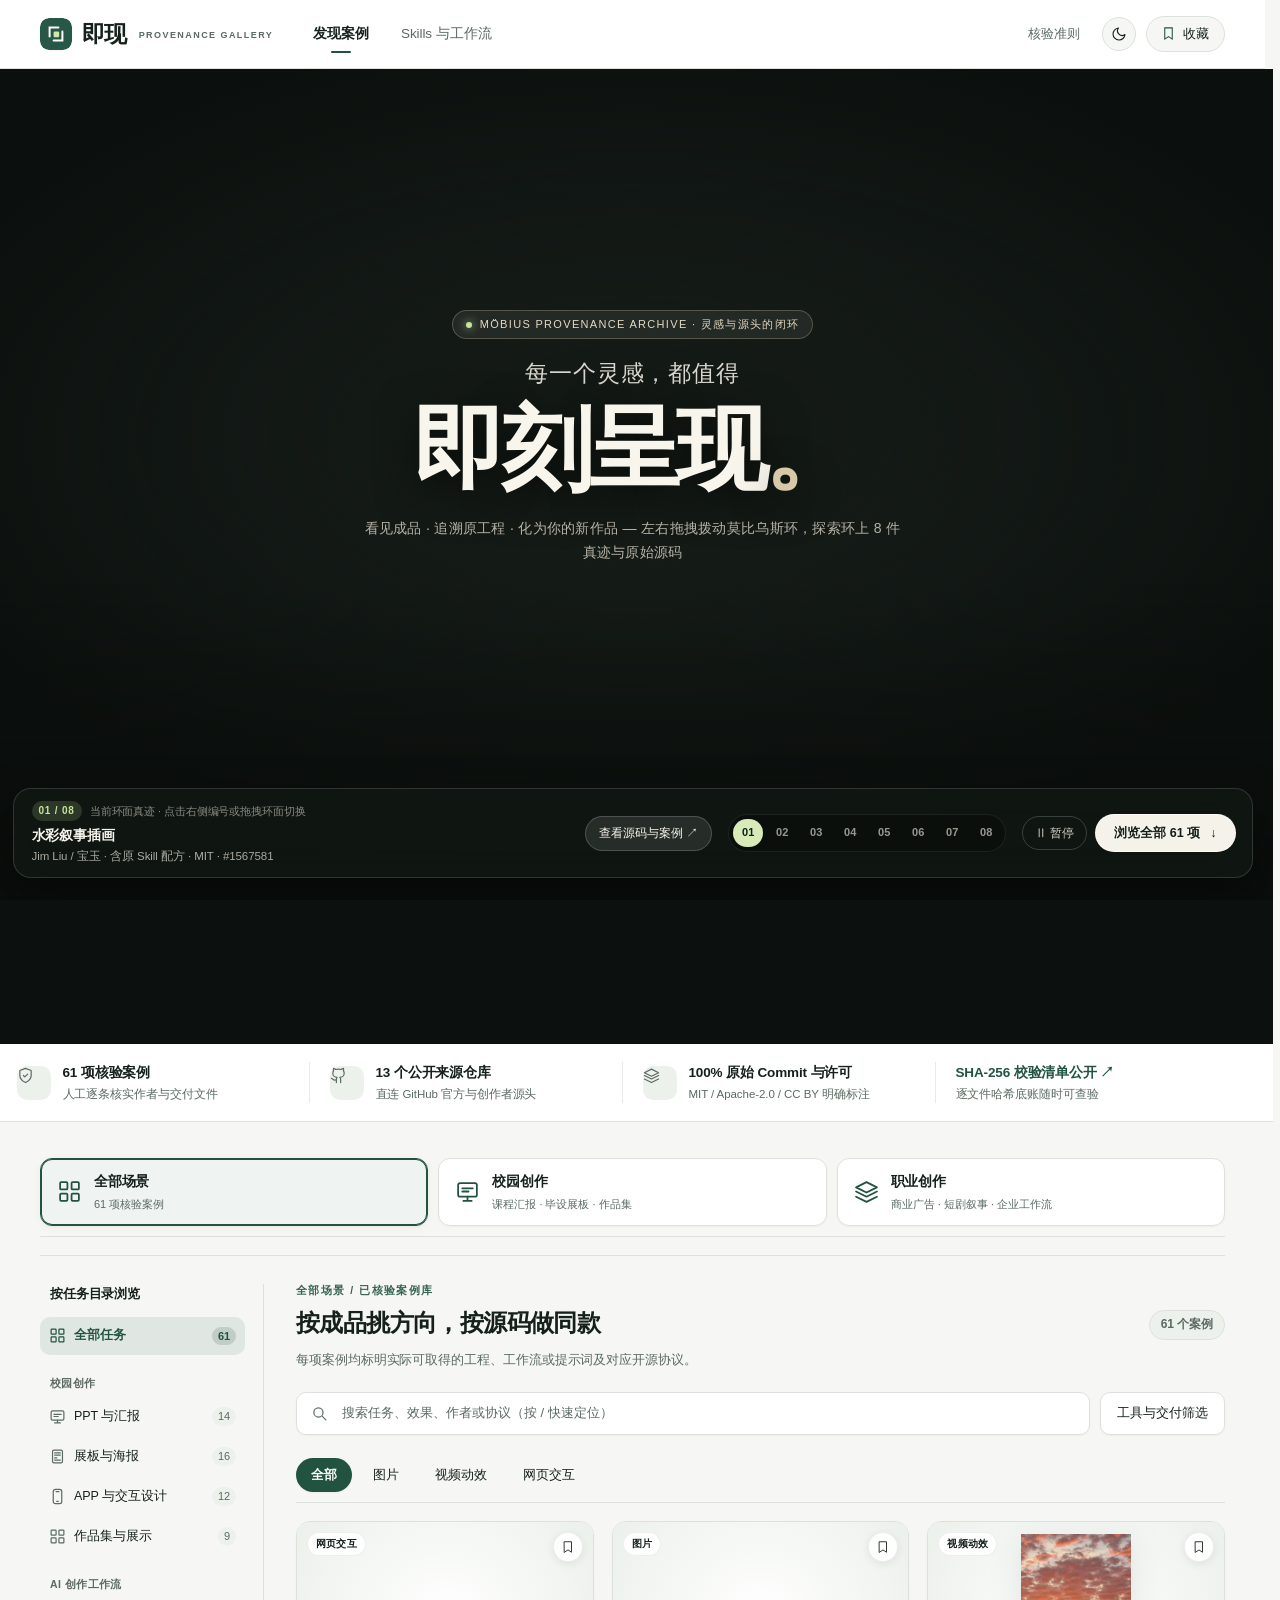
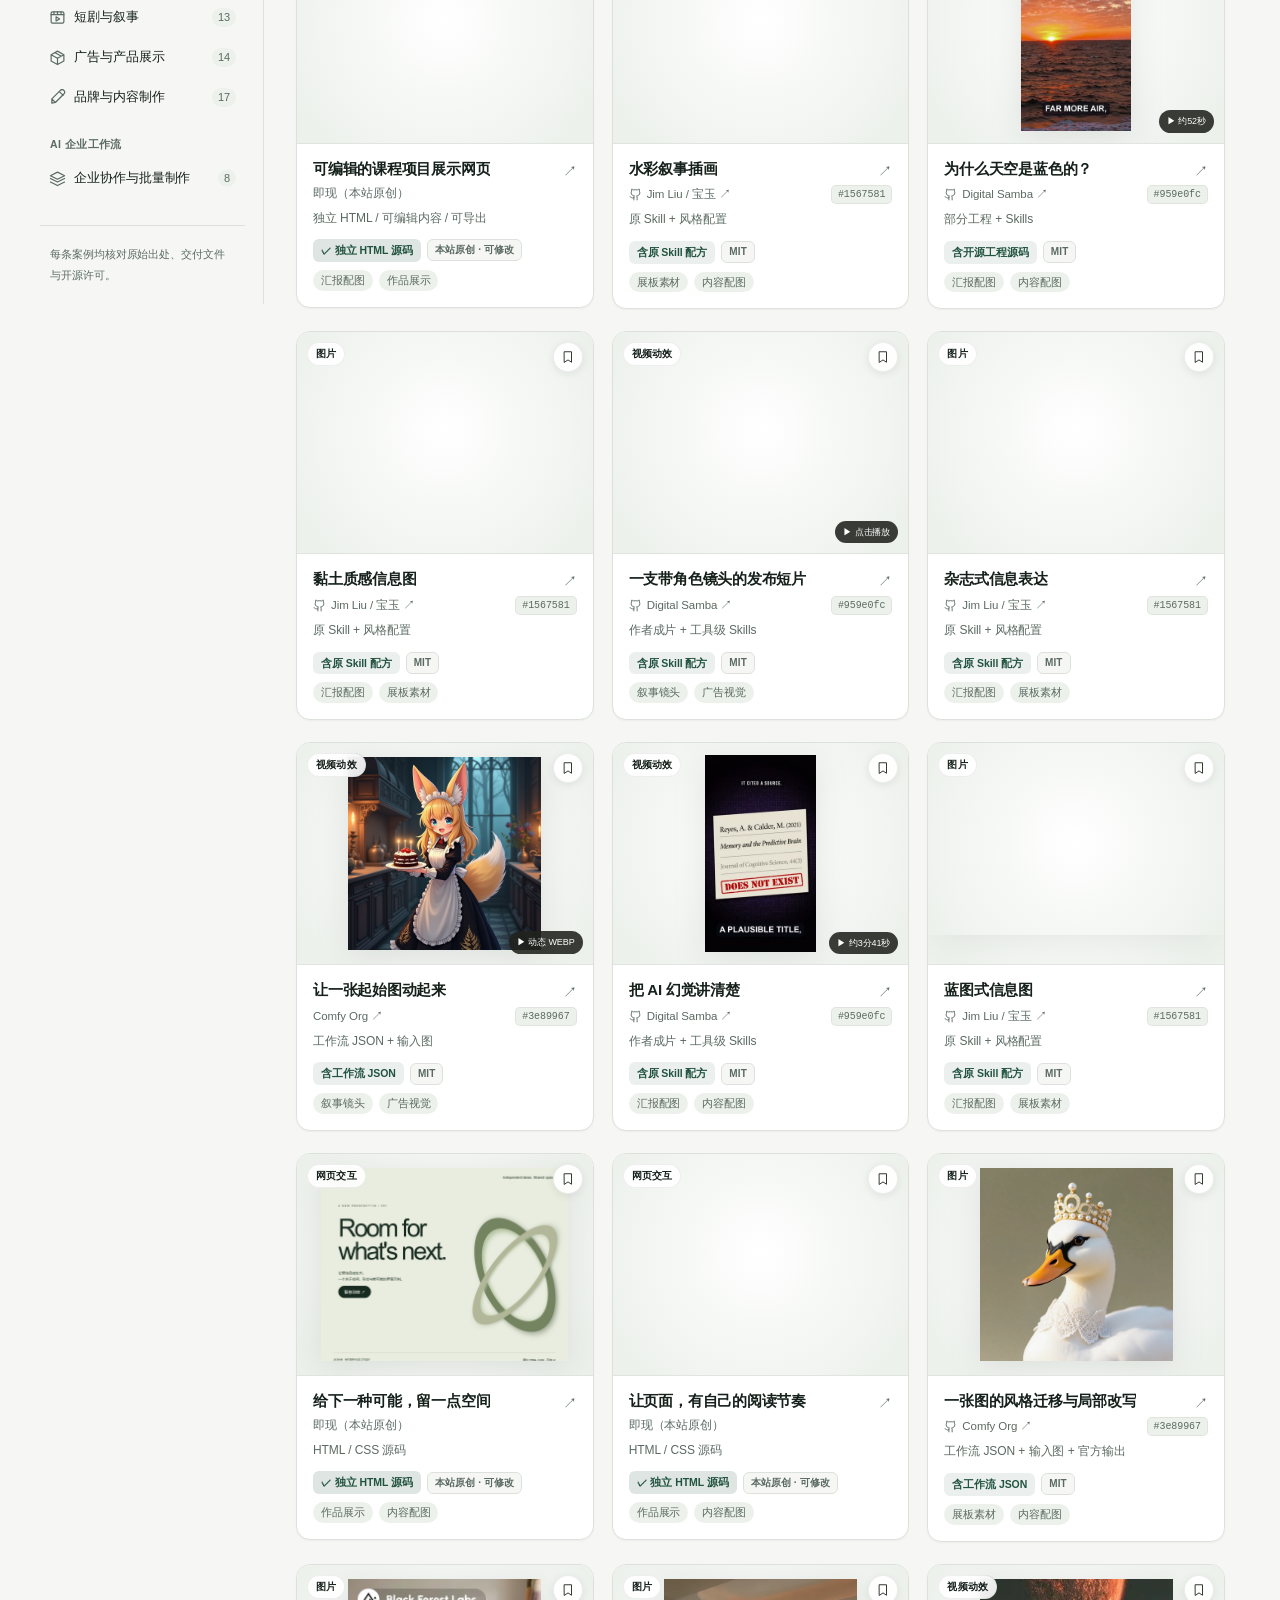
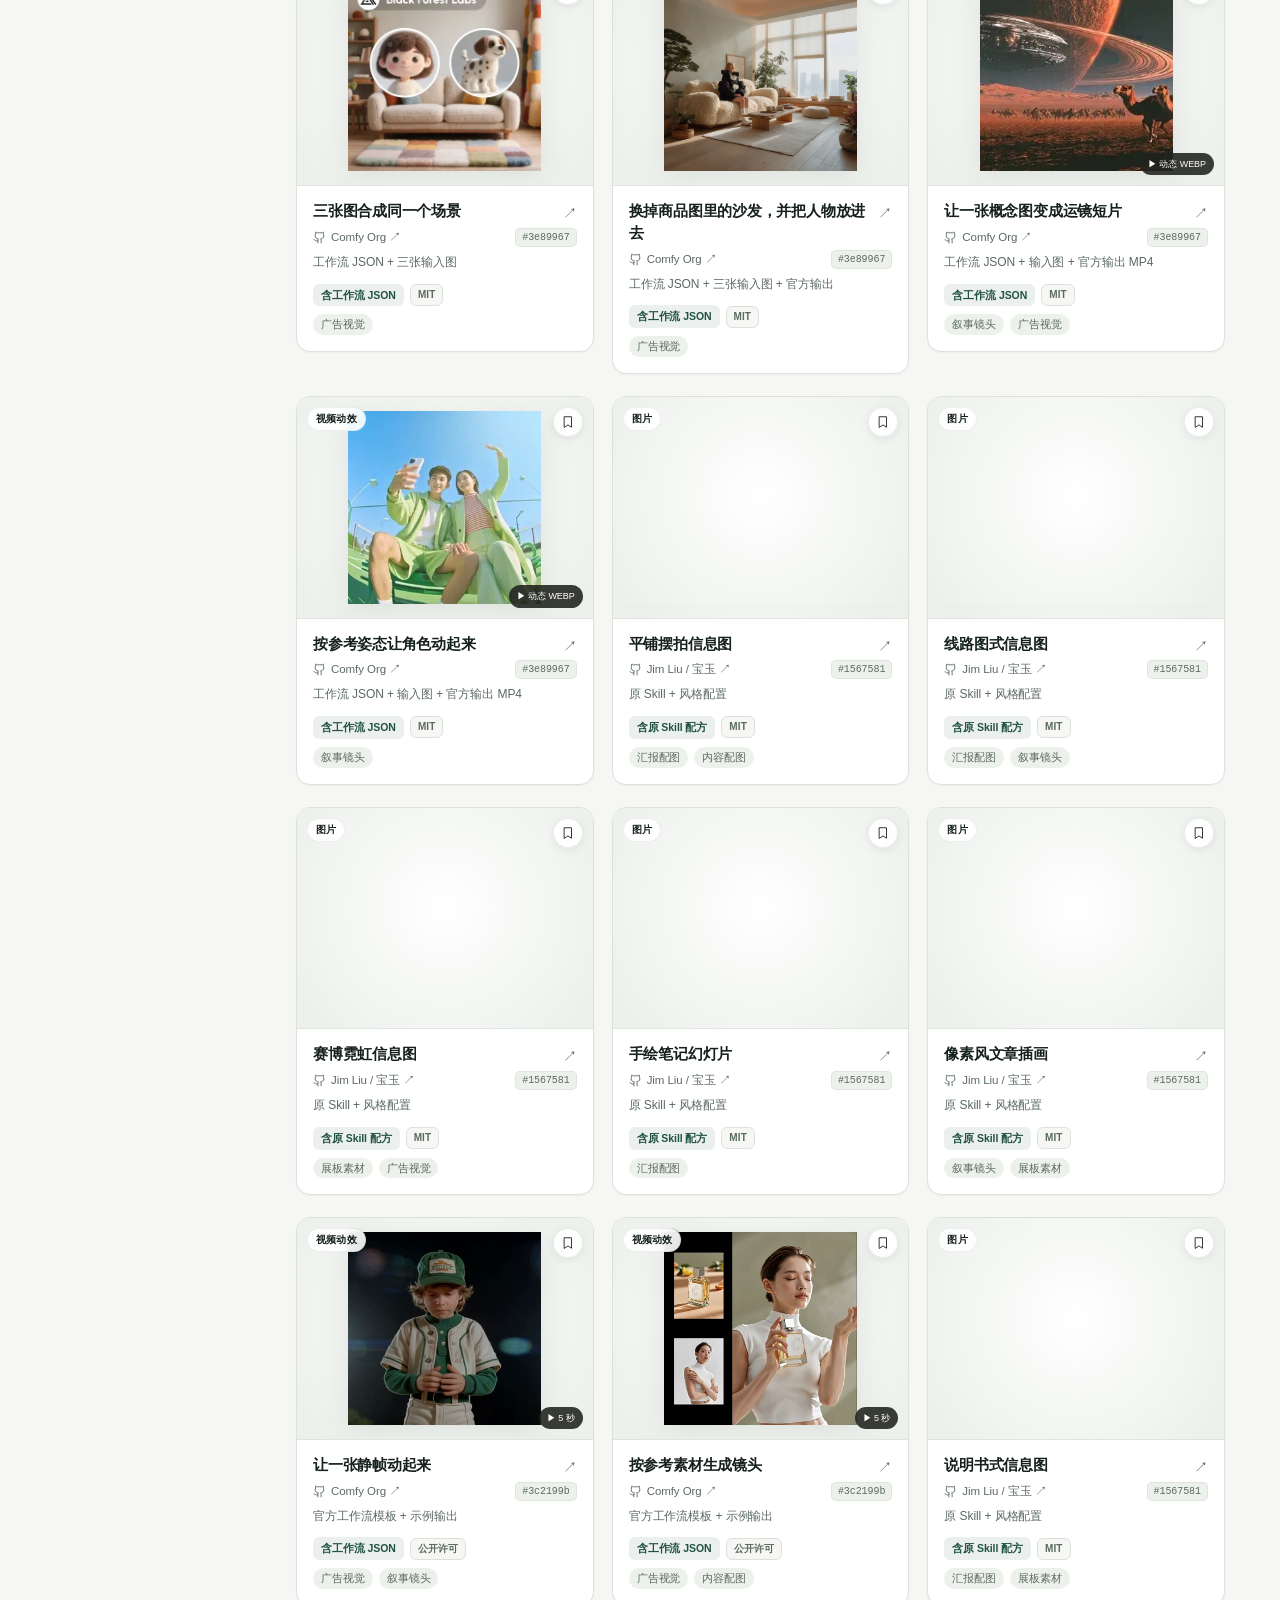
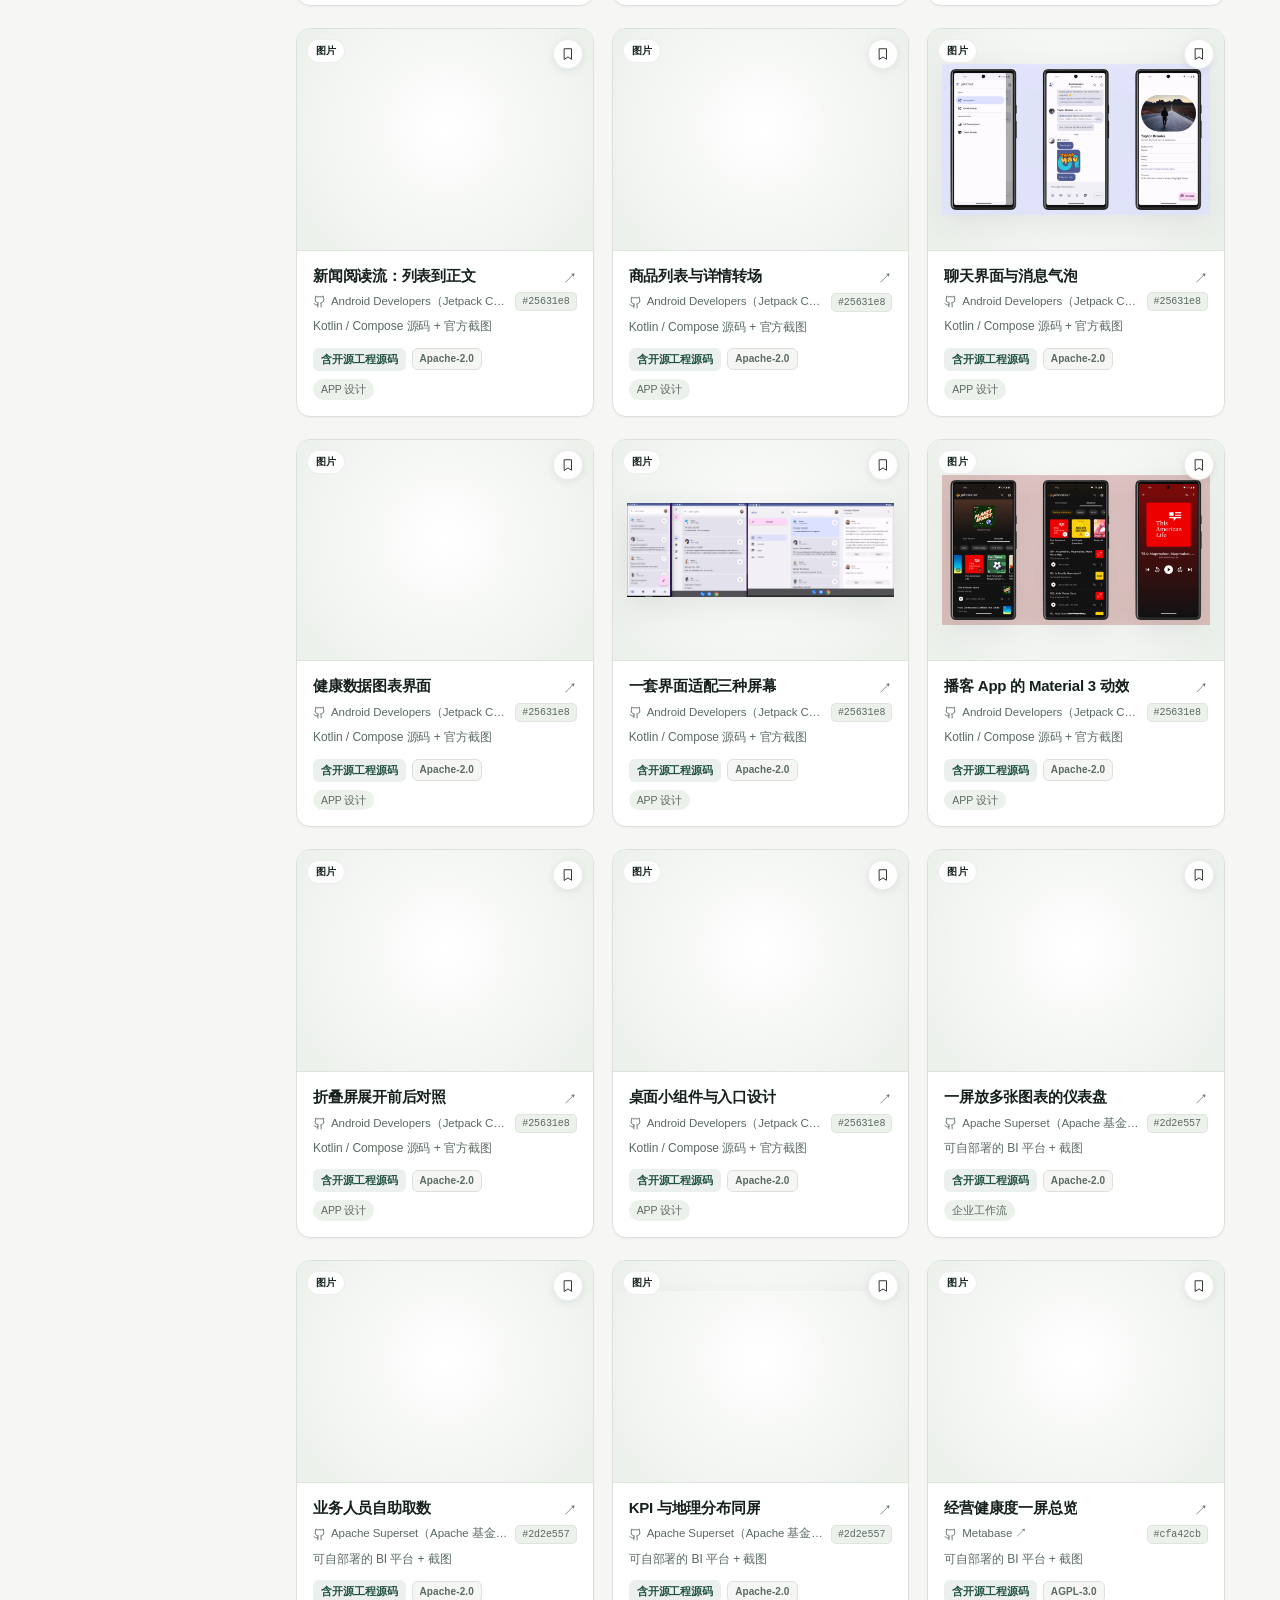
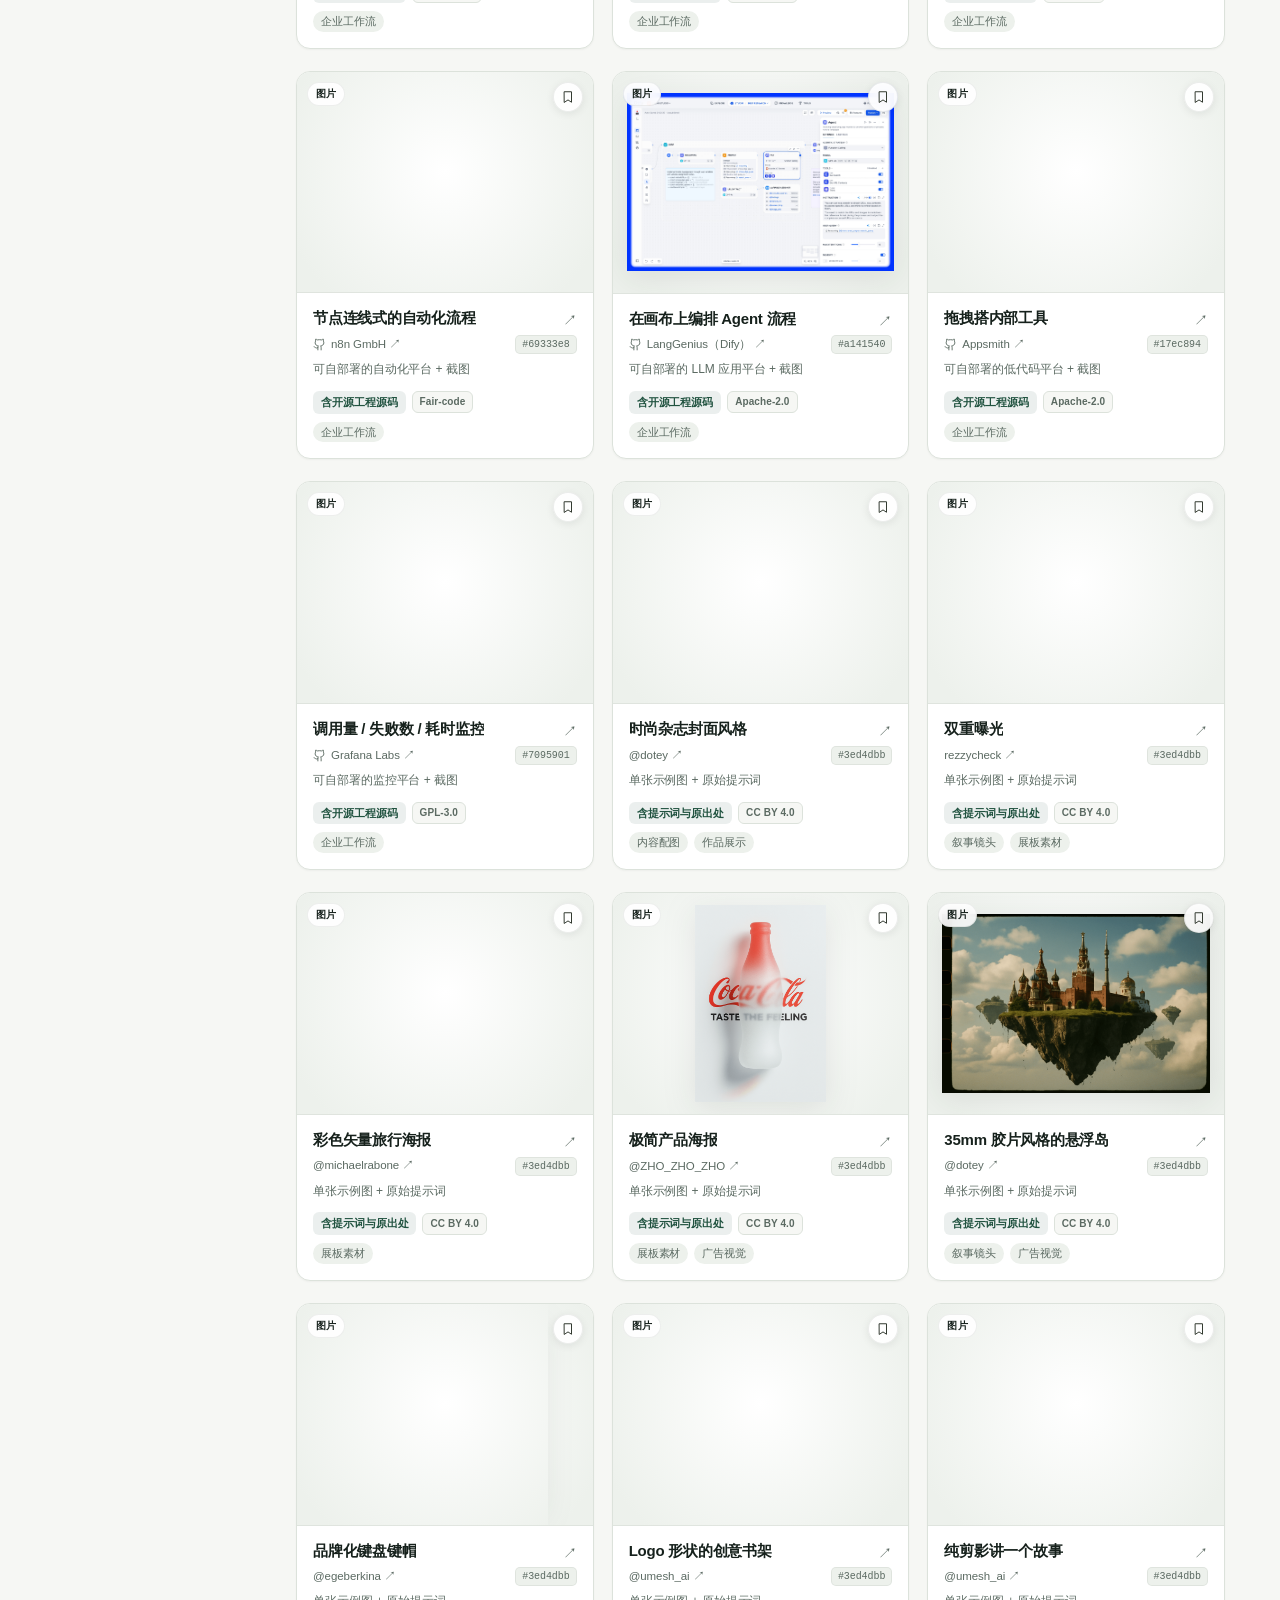
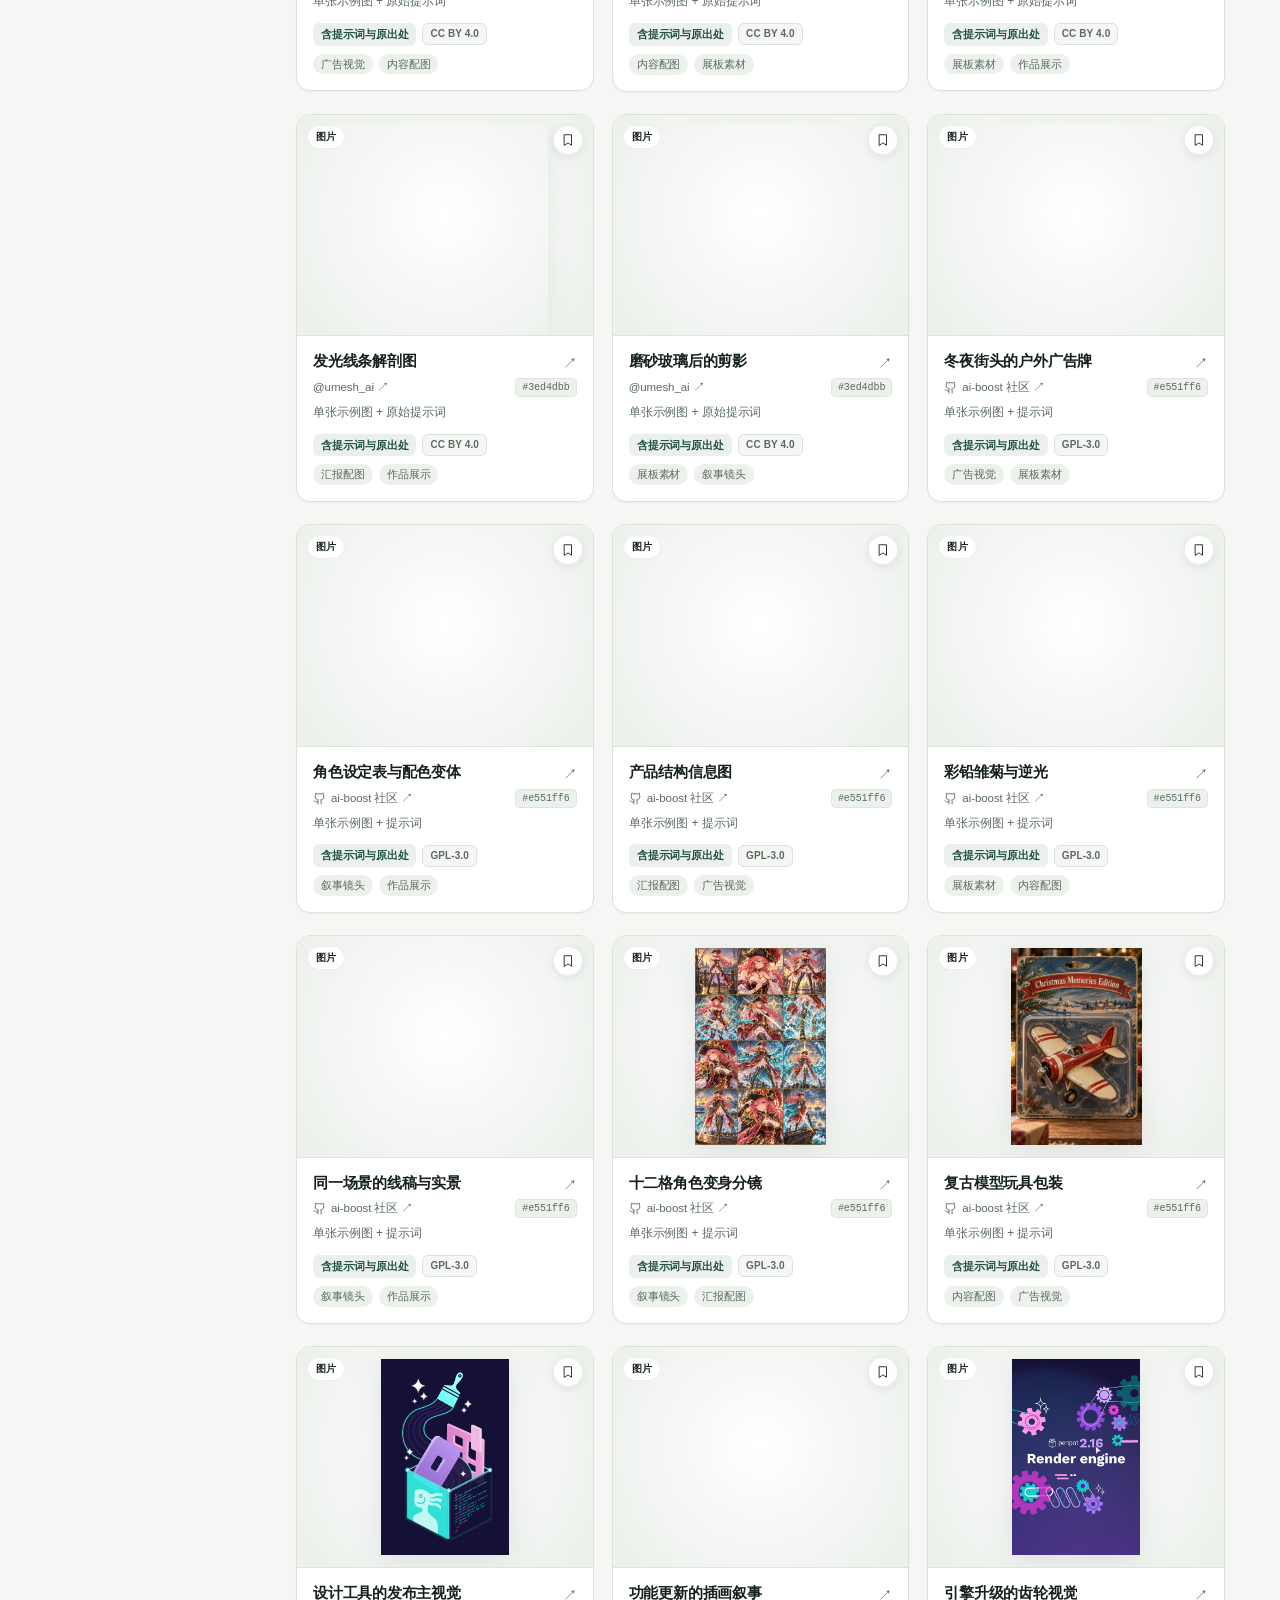
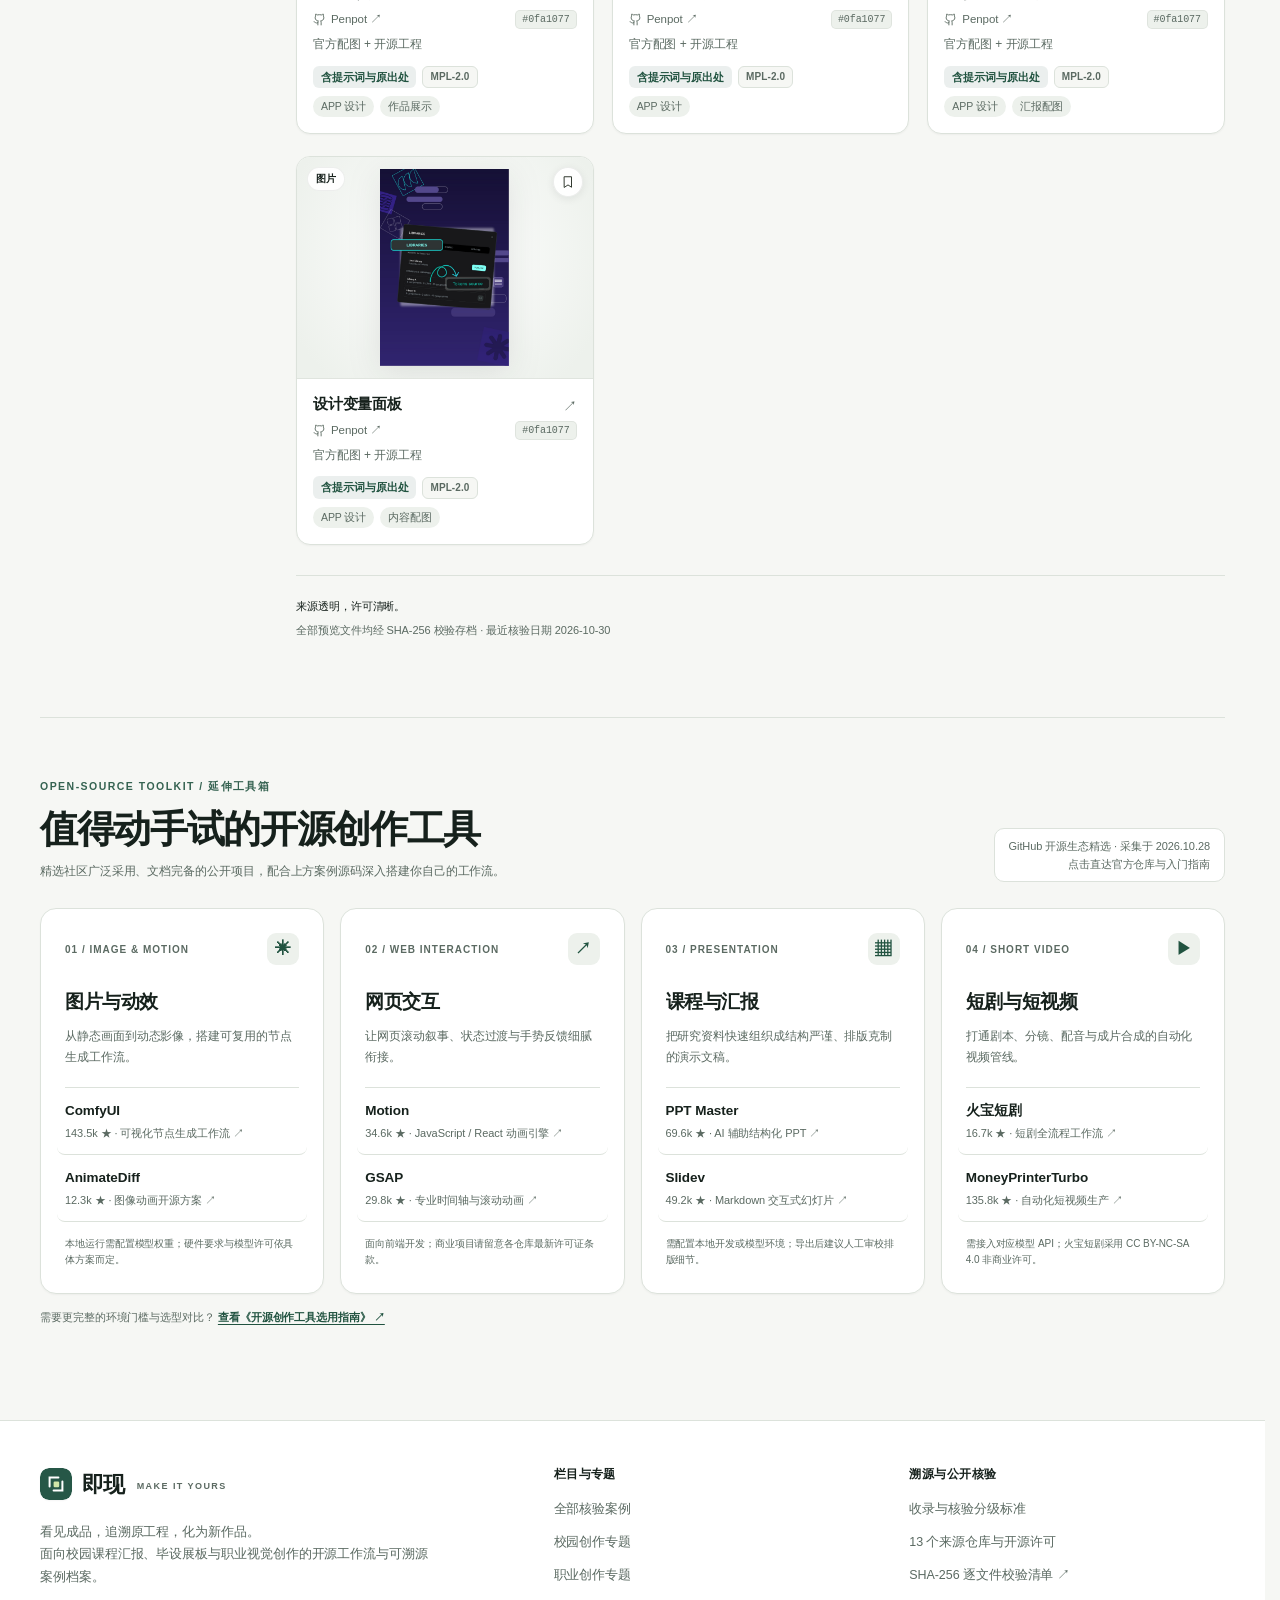
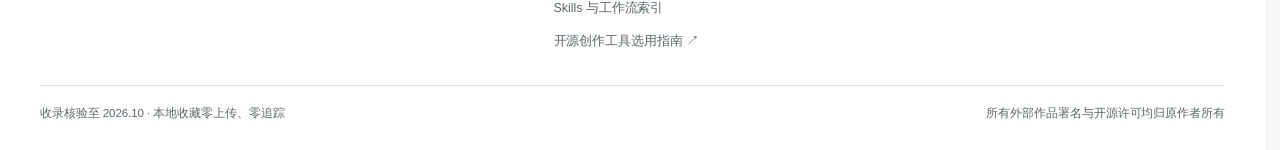
<file: index.html>
<!doctype html>
<html lang="zh-CN" data-theme="light"><head><meta charset="UTF-8"><meta name="viewport" content="width=device-width,initial-scale=1"><script>try{var p=new URLSearchParams(location.search).get("theme")||localStorage.getItem("jixian-theme")||(matchMedia("(prefers-color-scheme:dark)").matches?"dark":"light");document.documentElement.dataset.theme=p==="dark"?"dark":"light"}catch(e){}</script><meta name="description" content="即现 · 面向校园与职业创作，按汇报、展板、广告和叙事任务发现案例与可追溯开源制作资料"><title>即现 · 有来源的创作画廊</title><link rel="stylesheet" href="styles.css"><link rel="stylesheet" href="source-gallery.css"><link rel="stylesheet" href="task-discovery.css"><link rel="stylesheet" href="hero-ribbon.css"><link rel="stylesheet" href="experience.css"><link rel="stylesheet" href="design.css"><link rel="stylesheet" href="motion.css"><link rel="icon" type="image/svg+xml" href="assets/jixian-mark.svg"></head>
<body><a class="skip" href="#main">跳转到内容</a>
<header class="site-header-wrap"><div class="header"><a class="brand" href="#discover"><img class="brand-mark" src="assets/jixian-mark.svg" alt="" width="34" height="34">即现<span class="brand-en">PROVENANCE GALLERY</span></a><nav id="nav" aria-label="主要导航"></nav><div class="header-actions"><button type="button" class="header-ghost" id="about-demo">核验准则</button><button type="button" class="theme-toggle" id="theme-toggle" aria-label="切换深浅色主题" title="切换深浅色主题"></button><a class="saved-link" href="#saved"><svg class="icon" viewBox="0 0 24 24" fill="none" stroke="currentColor" stroke-width="1.7" aria-hidden="true"><path d="M6 3h12v18l-6-4-6 4z"/></svg><span>收藏</span><span id="save-count">0</span></a></div></div></header>
<main id="main" tabindex="-1"></main>
<footer class="site-footer-wrap"><div class="site-footer"><div class="footer-col footer-brand"><a class="brand" href="#discover"><img class="brand-mark" src="assets/jixian-mark.svg" alt="" width="30" height="30">即现<span class="brand-en">MAKE IT YOURS</span></a><p>看见成品，追溯原工程，化为新作品。<br>面向校园课程汇报、毕设展板与职业视觉创作的开源工作流与可溯源案例档案。</p></div><div class="footer-col"><h4>栏目与专题</h4><a href="#discover">全部核验案例</a><a href="#discover?audience=campus">校园创作专题</a><a href="#discover?audience=professional">职业创作专题</a><a href="#methods">Skills 与工作流索引</a><a href="creative-resources.html">开源创作工具选用指南 ↗</a></div><div class="footer-col"><h4>溯源与公开核验</h4><button type="button" id="footer-about">收录与核验分级标准</button><a href="credits.html">13 个来源仓库与开源许可</a><a href="assets/sources/manifest.json" target="_blank" rel="noopener noreferrer">SHA-256 逐文件校验清单 ↗</a></div></div><div class="footer-bottom"><span>收录核验至 2026.10 · 本地收藏零上传、零追踪</span><span>所有外部作品署名与开源许可均归原作者所有</span></div></footer>
<dialog id="info-dialog"><div class="dialog-head"><h2>收录与核验分级准则</h2><button data-close-dialog aria-label="关闭说明">×</button></div><p id="collection-description">内容由人工核验目录生成。</p><p>每条收录案例均公开标注<strong>原作者、固定 Git Commit 版本、对应 Skill / 工作流 / 工程源码及开源许可证</strong>。预览图经 SHA-256 校验随站托管，视频成片直连原仓库地址。</p><p>本站按交付确定性分为三级：<strong>本站实测可编辑 / 已改编验证</strong>、<strong>含完整工程或工作流文件</strong>、<strong>含原始提示词与出处记录</strong>，方便按实际条件放心取用。</p><button class="primary" data-close-dialog>开始浏览画廊</button></dialog>
<dialog id="filter-dialog"><div class="dialog-head"><h2>按工具与交付物筛选</h2><button data-close-dialog aria-label="关闭筛选">×</button></div><form id="filter-form"><label>使用工具<select name="tool"><option value="all">不限工具</option><option value="agent">Agent / Skills</option><option value="comfy">ComfyUI</option><option value="browser">浏览器 / HTML CSS</option><option value="reference">提示词与版式参考</option></select></label><label>可取得资料<select name="access"><option value="all">全部交付类型</option><option value="skill">含原 Skill 配方</option><option value="project">含开源项目工程</option><option value="workflow">含工作流 JSON</option><option value="code">含前端网页源码</option><option value="reference">含提示词与出处</option></select></label><p class="muted">按已核实的原始仓库交付物筛选，每项均附开源许可说明。</p><div class="form-actions"><button type="button" id="clear-advanced">重置</button><button type="submit" class="primary">应用筛选</button></div></form></dialog>
<div class="toast" id="toast" role="status" aria-live="polite"></div>
<script src="data.js"></script><script src="app.js"></script></body></html>
</file>
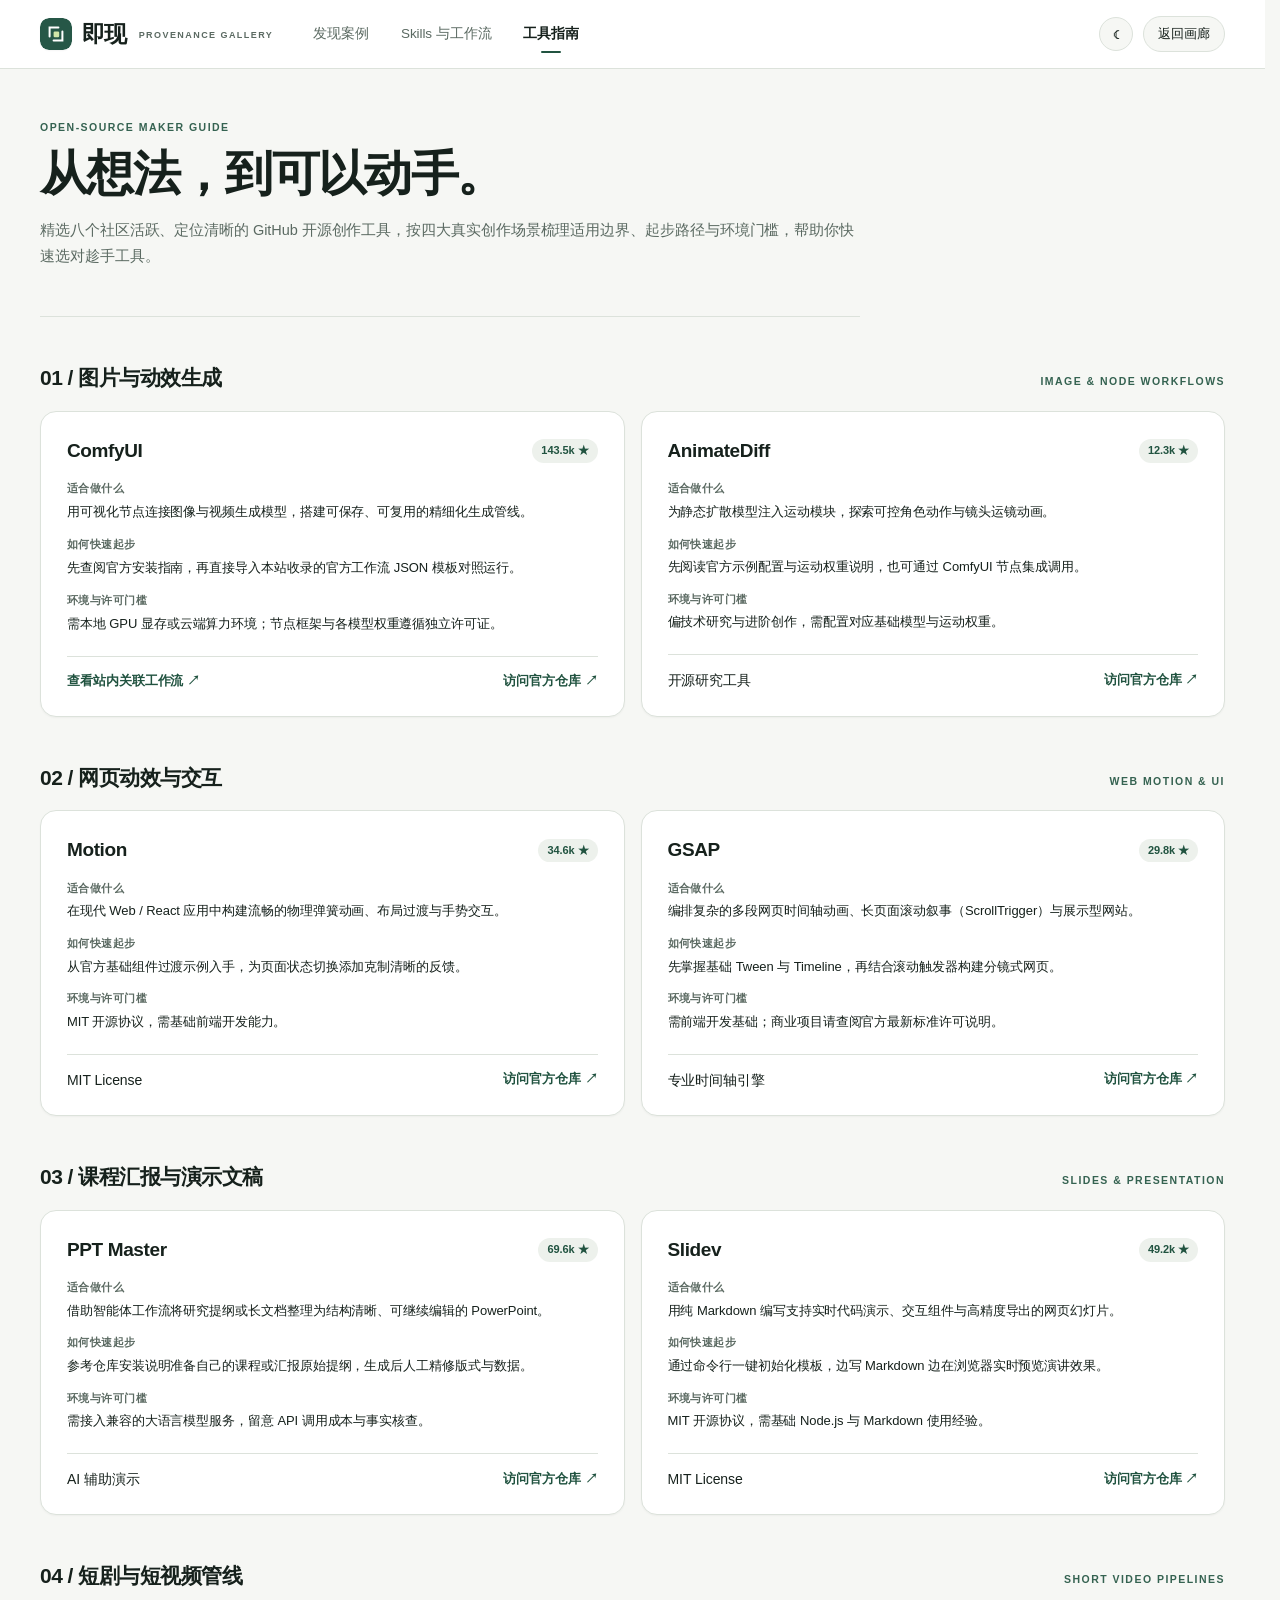
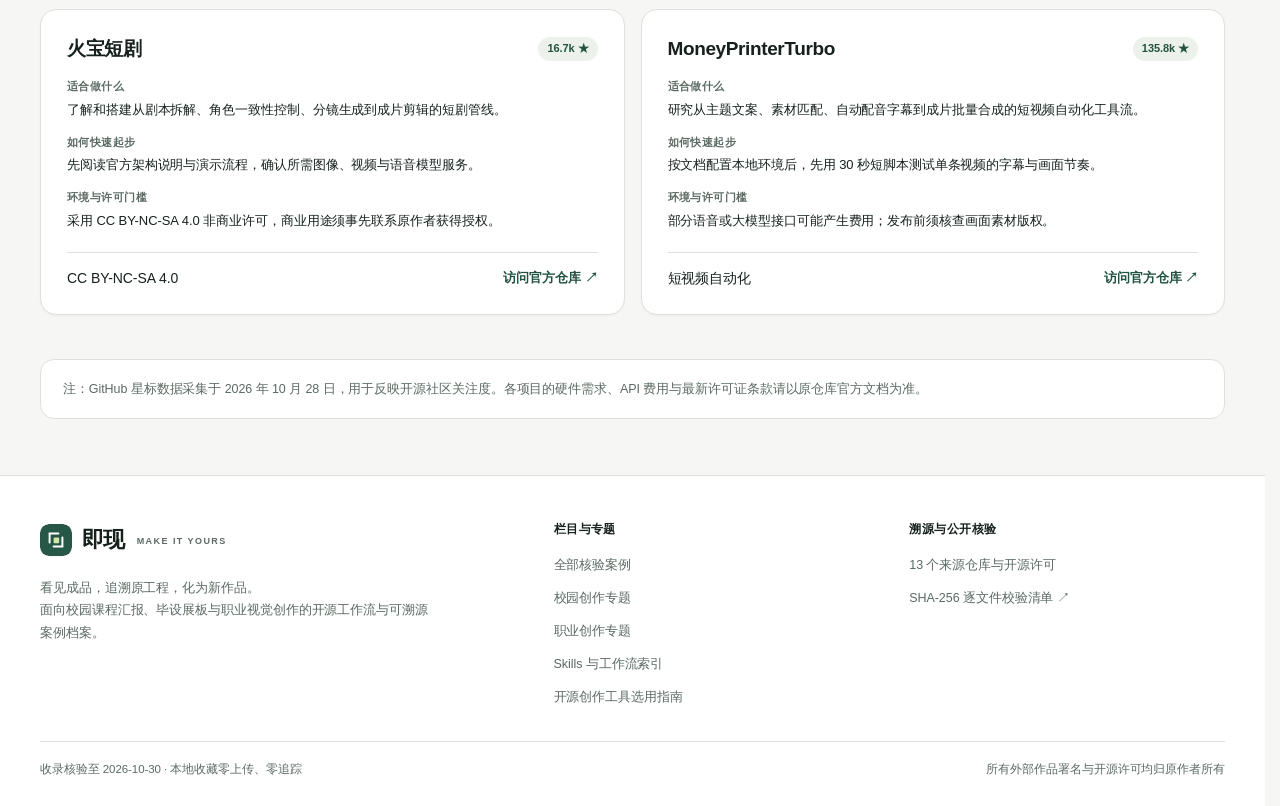
<file: creative-resources.html>
<!doctype html>
<html lang="zh-CN" data-theme="light">
<head>
<meta charset="utf-8">
<meta name="viewport" content="width=device-width,initial-scale=1">
<script>try{var p=new URLSearchParams(location.search).get("theme")||localStorage.getItem("jixian-theme")||(matchMedia("(prefers-color-scheme:dark)").matches?"dark":"light");document.documentElement.dataset.theme=p==="dark"?"dark":"light"}catch(e){}</script>
<title>开源创作工具选用指南 · 即现</title>
<link rel="stylesheet" href="styles.css">
<link rel="stylesheet" href="task-discovery.css">
<link rel="stylesheet" href="design.css">
<link rel="stylesheet" href="motion.css">
<link rel="icon" type="image/svg+xml" href="assets/jixian-mark.svg">
<style>
.guide-hero{padding:52px 0 36px;border-bottom:1px solid var(--line);max-width:820px}
.guide-hero h1{font-size:clamp(32px,4.2vw,48px);font-weight:700;letter-spacing:-.035em;line-height:1.2;margin:12px 0 14px}
.guide-hero p{font-size:14.5px;line-height:1.85;color:var(--muted);margin:0 0 10px}
.guide-group{margin:44px 0}
.guide-group-head{display:flex;align-items:baseline;justify-content:space-between;gap:12px;margin-bottom:16px}
.guide-group-head h2{font-size:21px;font-weight:700;letter-spacing:-.025em;margin:0}
.guide-grid{display:grid;grid-template-columns:repeat(2,minmax(0,1fr));gap:16px}
.guide-card{background:var(--surface);border:1px solid var(--line);border-radius:16px;padding:24px 26px;display:flex;flex-direction:column;box-shadow:var(--shadow-xs)}
.guide-card-top{display:flex;align-items:center;justify-content:space-between;gap:12px;margin-bottom:14px}
.guide-card-top h3{margin:0;font-size:19px;font-weight:700;letter-spacing:-.02em}
.star-pill{font-size:11px;font-weight:600;padding:3px 9px;border-radius:99px;background:var(--soft);color:var(--accent);font-variant-numeric:tabular-nums}
.guide-card dl{margin:0;display:grid;gap:12px;flex:1}
.guide-card dt{font-size:11px;font-weight:600;letter-spacing:.04em;color:var(--muted)}
.guide-card dd{margin:3px 0 0;font-size:13px;line-height:1.75;color:var(--text)}
.guide-card-foot{margin-top:20px;padding-top:14px;border-top:1px solid var(--line);display:flex;align-items:center;justify-content:space-between}
.guide-card-foot a{color:var(--accent);font-size:13px;font-weight:600}
.guide-card-foot a:hover{text-decoration:underline;text-underline-offset:3px}
.guide-note{background:var(--surface);border:1px solid var(--line);border-radius:14px;padding:18px 22px;font-size:12.5px;color:var(--muted);line-height:1.8;margin:40px 0 20px}
@media(max-width:760px){.guide-grid{grid-template-columns:1fr}}
</style>
</head>
<body>
<header class="site-header-wrap"><div class="header"><a class="brand" href="index.html#discover"><img class="brand-mark" src="assets/jixian-mark.svg" alt="" width="34" height="34">即现<span class="brand-en">PROVENANCE GALLERY</span></a><nav aria-label="主要导航"><a href="index.html#discover">发现案例</a><a href="index.html#methods">Skills 与工作流</a><a href="creative-resources.html" class="active" aria-current="page">工具指南</a></nav><div class="header-actions"><button type="button" class="theme-toggle" id="sub-theme-toggle" aria-label="切换深浅色主题">☾</button><a class="saved-link" href="index.html#discover"><span>返回画廊</span></a></div></div></header>

<main>
  <section class="guide-hero">
    <div class="eyebrow">OPEN-SOURCE MAKER GUIDE</div>
    <h1>从想法，到可以动手。</h1>
    <p>精选八个社区活跃、定位清晰的 GitHub 开源创作工具，按四大真实创作场景梳理适用边界、起步路径与环境门槛，帮助你快速选对趁手工具。</p>
  </section>

  <section class="guide-group">
    <div class="guide-group-head"><h2>01 / 图片与动效生成</h2><span class="eyebrow">IMAGE &amp; NODE WORKFLOWS</span></div>
    <div class="guide-grid">
      <article class="guide-card"><div class="guide-card-top"><h3>ComfyUI</h3><span class="star-pill">143.5k ★</span></div><dl><div><dt>适合做什么</dt><dd>用可视化节点连接图像与视频生成模型，搭建可保存、可复用的精细化生成管线。</dd></div><div><dt>如何快速起步</dt><dd>先查阅官方安装指南，再直接导入本站收录的官方工作流 JSON 模板对照运行。</dd></div><div><dt>环境与许可门槛</dt><dd>需本地 GPU 显存或云端算力环境；节点框架与各模型权重遵循独立许可证。</dd></div></dl><div class="guide-card-foot"><a href="index.html#methods">查看站内关联工作流 ↗</a><a href="https://github.com/Comfy-Org/ComfyUI" target="_blank" rel="noopener noreferrer">访问官方仓库 ↗</a></div></article>

      <article class="guide-card"><div class="guide-card-top"><h3>AnimateDiff</h3><span class="star-pill">12.3k ★</span></div><dl><div><dt>适合做什么</dt><dd>为静态扩散模型注入运动模块，探索可控角色动作与镜头运镜动画。</dd></div><div><dt>如何快速起步</dt><dd>先阅读官方示例配置与运动权重说明，也可通过 ComfyUI 节点集成调用。</dd></div><div><dt>环境与许可门槛</dt><dd>偏技术研究与进阶创作，需配置对应基础模型与运动权重。</dd></div></dl><div class="guide-card-foot"><span>开源研究工具</span><a href="https://github.com/guoyww/AnimateDiff" target="_blank" rel="noopener noreferrer">访问官方仓库 ↗</a></div></article>
    </div>
  </section>

  <section class="guide-group">
    <div class="guide-group-head"><h2>02 / 网页动效与交互</h2><span class="eyebrow">WEB MOTION &amp; UI</span></div>
    <div class="guide-grid">
      <article class="guide-card"><div class="guide-card-top"><h3>Motion</h3><span class="star-pill">34.6k ★</span></div><dl><div><dt>适合做什么</dt><dd>在现代 Web / React 应用中构建流畅的物理弹簧动画、布局过渡与手势交互。</dd></div><div><dt>如何快速起步</dt><dd>从官方基础组件过渡示例入手，为页面状态切换添加克制清晰的反馈。</dd></div><div><dt>环境与许可门槛</dt><dd>MIT 开源协议，需基础前端开发能力。</dd></div></dl><div class="guide-card-foot"><span>MIT License</span><a href="https://github.com/motiondivision/motion" target="_blank" rel="noopener noreferrer">访问官方仓库 ↗</a></div></article>

      <article class="guide-card"><div class="guide-card-top"><h3>GSAP</h3><span class="star-pill">29.8k ★</span></div><dl><div><dt>适合做什么</dt><dd>编排复杂的多段网页时间轴动画、长页面滚动叙事（ScrollTrigger）与展示型网站。</dd></div><div><dt>如何快速起步</dt><dd>先掌握基础 Tween 与 Timeline，再结合滚动触发器构建分镜式网页。</dd></div><div><dt>环境与许可门槛</dt><dd>需前端开发基础；商业项目请查阅官方最新标准许可说明。</dd></div></dl><div class="guide-card-foot"><span>专业时间轴引擎</span><a href="https://github.com/greensock/GSAP" target="_blank" rel="noopener noreferrer">访问官方仓库 ↗</a></div></article>
    </div>
  </section>

  <section class="guide-group">
    <div class="guide-group-head"><h2>03 / 课程汇报与演示文稿</h2><span class="eyebrow">SLIDES &amp; PRESENTATION</span></div>
    <div class="guide-grid">
      <article class="guide-card"><div class="guide-card-top"><h3>PPT Master</h3><span class="star-pill">69.6k ★</span></div><dl><div><dt>适合做什么</dt><dd>借助智能体工作流将研究提纲或长文档整理为结构清晰、可继续编辑的 PowerPoint。</dd></div><div><dt>如何快速起步</dt><dd>参考仓库安装说明准备自己的课程或汇报原始提纲，生成后人工精修版式与数据。</dd></div><div><dt>环境与许可门槛</dt><dd>需接入兼容的大语言模型服务，留意 API 调用成本与事实核查。</dd></div></dl><div class="guide-card-foot"><span>AI 辅助演示</span><a href="https://github.com/hugohe3/ppt-master" target="_blank" rel="noopener noreferrer">访问官方仓库 ↗</a></div></article>

      <article class="guide-card"><div class="guide-card-top"><h3>Slidev</h3><span class="star-pill">49.2k ★</span></div><dl><div><dt>适合做什么</dt><dd>用纯 Markdown 编写支持实时代码演示、交互组件与高精度导出的网页幻灯片。</dd></div><div><dt>如何快速起步</dt><dd>通过命令行一键初始化模板，边写 Markdown 边在浏览器实时预览演讲效果。</dd></div><div><dt>环境与许可门槛</dt><dd>MIT 开源协议，需基础 Node.js 与 Markdown 使用经验。</dd></div></dl><div class="guide-card-foot"><span>MIT License</span><a href="https://github.com/slidevjs/slidev" target="_blank" rel="noopener noreferrer">访问官方仓库 ↗</a></div></article>
    </div>
  </section>

  <section class="guide-group">
    <div class="guide-group-head"><h2>04 / 短剧与短视频管线</h2><span class="eyebrow">SHORT VIDEO PIPELINES</span></div>
    <div class="guide-grid">
      <article class="guide-card"><div class="guide-card-top"><h3>火宝短剧</h3><span class="star-pill">16.7k ★</span></div><dl><div><dt>适合做什么</dt><dd>了解和搭建从剧本拆解、角色一致性控制、分镜生成到成片剪辑的短剧管线。</dd></div><div><dt>如何快速起步</dt><dd>先阅读官方架构说明与演示流程，确认所需图像、视频与语音模型服务。</dd></div><div><dt>环境与许可门槛</dt><dd>采用 CC BY-NC-SA 4.0 非商业许可，商业用途须事先联系原作者获得授权。</dd></div></dl><div class="guide-card-foot"><span>CC BY-NC-SA 4.0</span><a href="https://github.com/chatfire-AI/huobao-drama" target="_blank" rel="noopener noreferrer">访问官方仓库 ↗</a></div></article>

      <article class="guide-card"><div class="guide-card-top"><h3>MoneyPrinterTurbo</h3><span class="star-pill">135.8k ★</span></div><dl><div><dt>适合做什么</dt><dd>研究从主题文案、素材匹配、自动配音字幕到成片批量合成的短视频自动化工具流。</dd></div><div><dt>如何快速起步</dt><dd>按文档配置本地环境后，先用 30 秒短脚本测试单条视频的字幕与画面节奏。</dd></div><div><dt>环境与许可门槛</dt><dd>部分语音或大模型接口可能产生费用；发布前须核查画面素材版权。</dd></div></dl><div class="guide-card-foot"><span>短视频自动化</span><a href="https://github.com/harry0703/MoneyPrinterTurbo" target="_blank" rel="noopener noreferrer">访问官方仓库 ↗</a></div></article>
    </div>
  </section>

  <div class="guide-note">注：GitHub 星标数据采集于 2026 年 10 月 28 日，用于反映开源社区关注度。各项目的硬件需求、API 费用与最新许可证条款请以原仓库官方文档为准。</div>
</main>

<footer class="site-footer-wrap"><div class="site-footer"><div class="footer-col footer-brand"><a class="brand" href="index.html#discover"><img class="brand-mark" src="assets/jixian-mark.svg" alt="" width="30" height="30">即现<span class="brand-en">MAKE IT YOURS</span></a><p>看见成品，追溯原工程，化为新作品。<br>面向校园课程汇报、毕设展板与职业视觉创作的开源工作流与可溯源案例档案。</p></div><div class="footer-col"><h4>栏目与专题</h4><a href="index.html#discover">全部核验案例</a><a href="index.html#discover?audience=campus">校园创作专题</a><a href="index.html#discover?audience=professional">职业创作专题</a><a href="index.html#methods">Skills 与工作流索引</a><a href="creative-resources.html">开源创作工具选用指南</a></div><div class="footer-col"><h4>溯源与公开核验</h4><a href="credits.html">13 个来源仓库与开源许可</a><a href="assets/sources/manifest.json" target="_blank" rel="noopener noreferrer">SHA-256 逐文件校验清单 ↗</a></div></div><div class="footer-bottom"><span>收录核验至 2026-10-30 · 本地收藏零上传、零追踪</span><span>所有外部作品署名与开源许可均归原作者所有</span></div></footer>

<script>
(function(){
  var btn = document.getElementById("sub-theme-toggle");
  function syncBtn(){
    var dark = document.documentElement.dataset.theme === "dark";
    btn.textContent = dark ? "☀" : "☾";
    btn.setAttribute("aria-label", dark ? "切换为浅色主题" : "切换为深色主题");
  }
  syncBtn();
  btn.onclick = function(){
    var next = document.documentElement.dataset.theme === "dark" ? "light" : "dark";
    document.documentElement.classList.add("theme-animating");
    setTimeout(function(){ document.documentElement.classList.remove("theme-animating"); }, 260);
    document.documentElement.dataset.theme = next;
    try { localStorage.setItem("jixian-theme", next); } catch(e){}
    syncBtn();
  };
})();
</script>
</body>
</html>
</file>
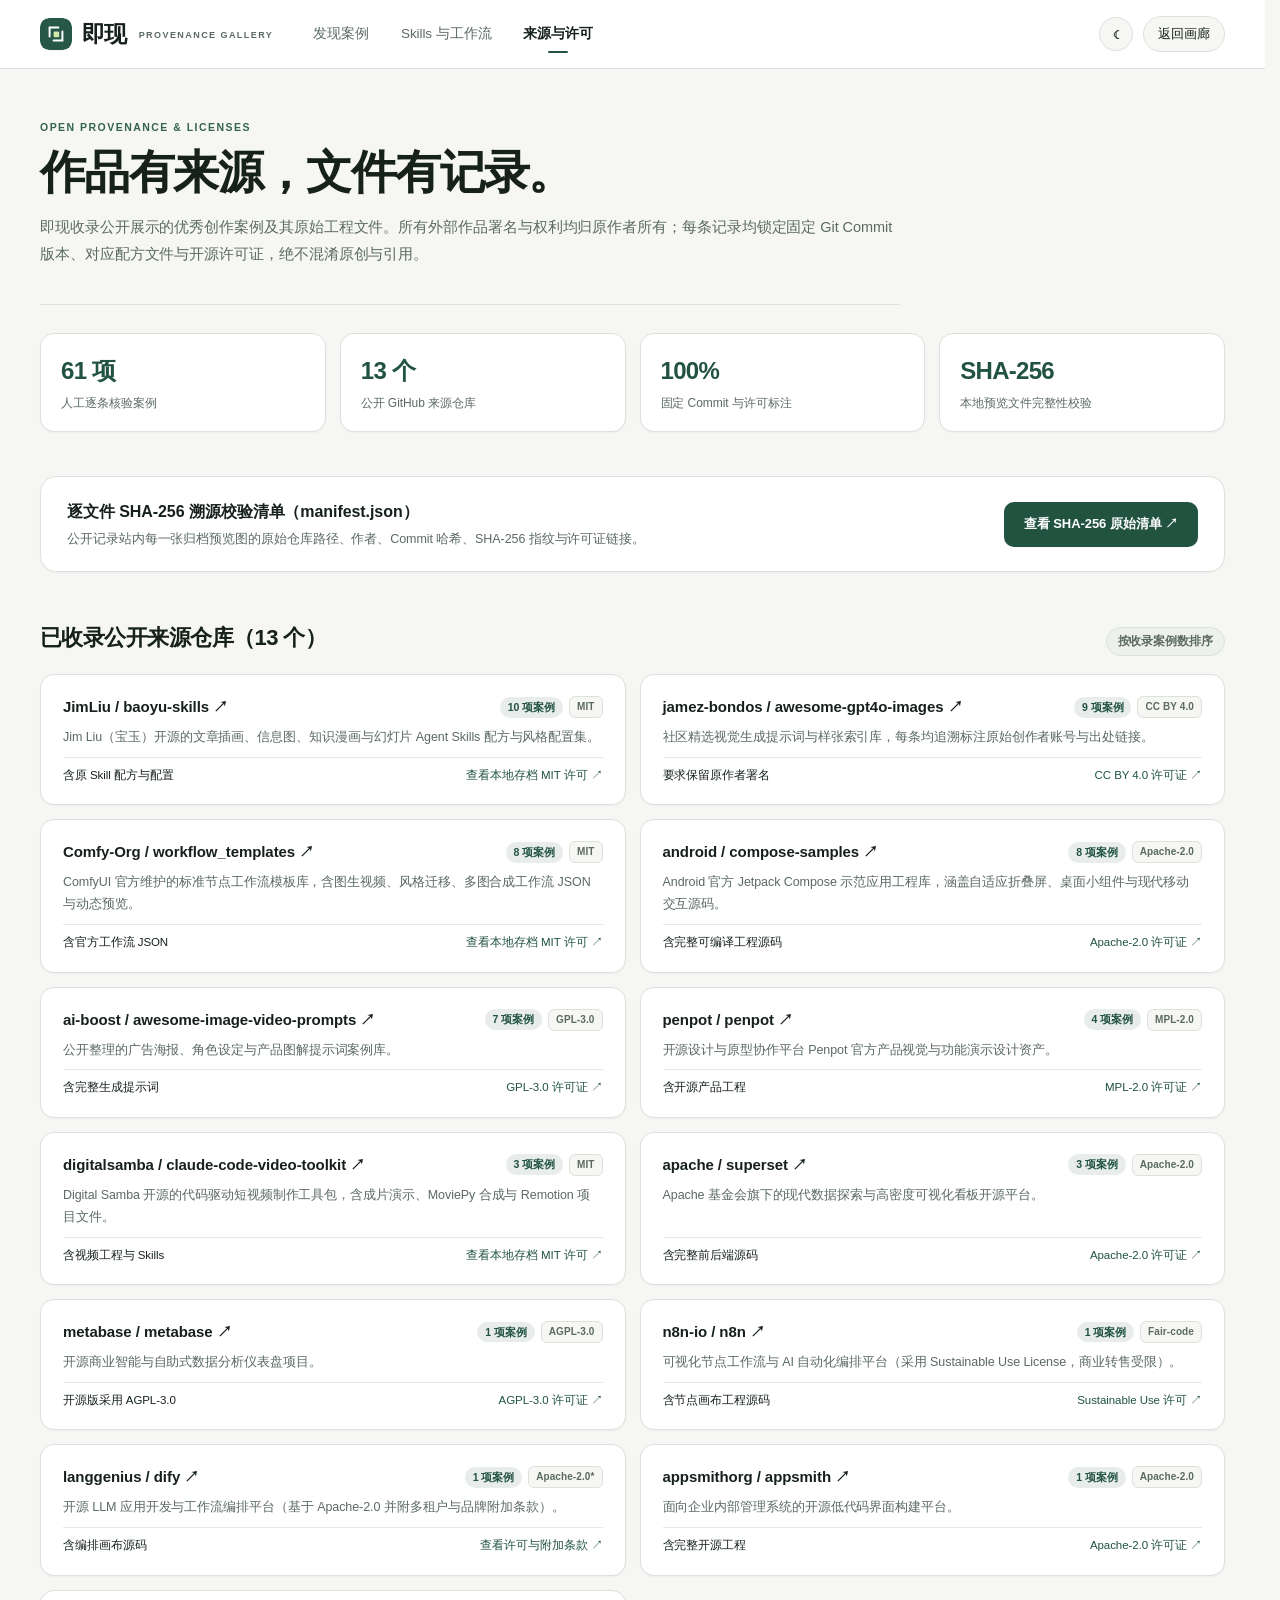
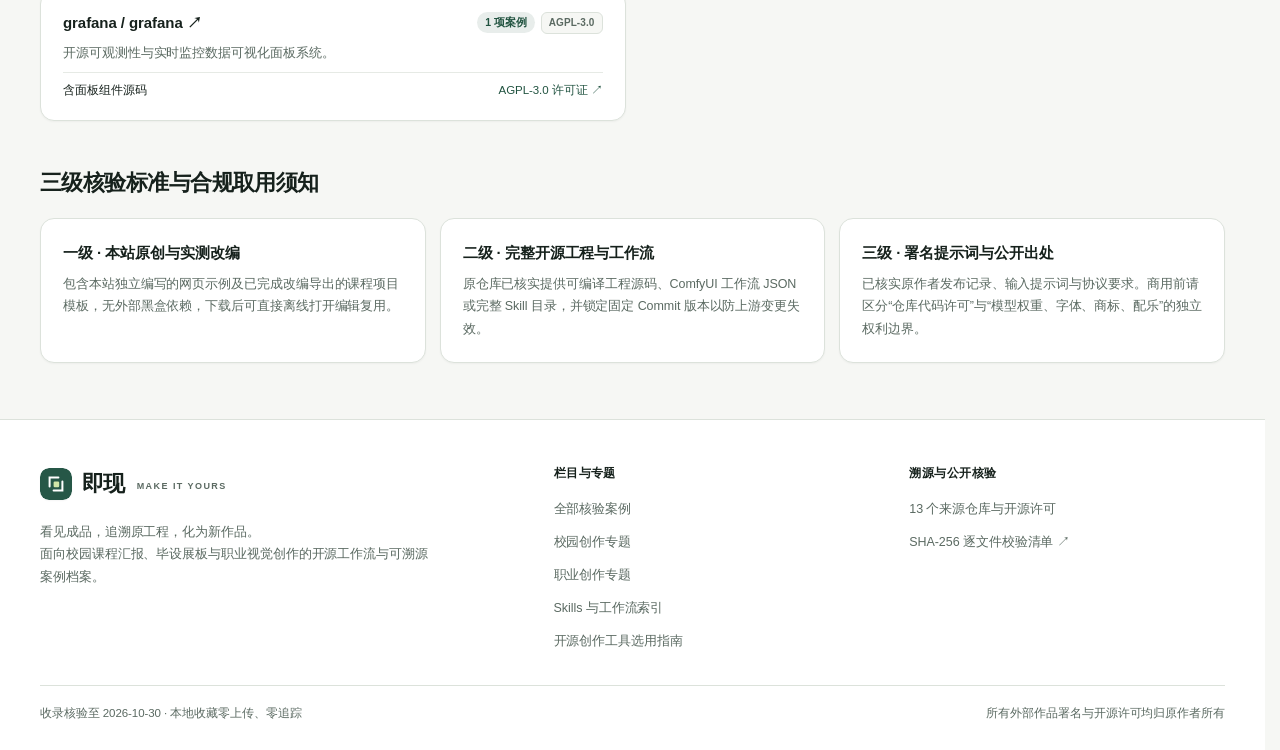
<file: credits.html>
<!doctype html>
<html lang="zh-CN" data-theme="light">
<head>
<meta charset="utf-8">
<meta name="viewport" content="width=device-width,initial-scale=1">
<script>try{var p=new URLSearchParams(location.search).get("theme")||localStorage.getItem("jixian-theme")||(matchMedia("(prefers-color-scheme:dark)").matches?"dark":"light");document.documentElement.dataset.theme=p==="dark"?"dark":"light"}catch(e){}</script>
<title>来源仓库与开源许可 · 即现</title>
<link rel="stylesheet" href="styles.css">
<link rel="stylesheet" href="task-discovery.css">
<link rel="stylesheet" href="design.css">
<link rel="stylesheet" href="motion.css">
<link rel="icon" type="image/svg+xml" href="assets/jixian-mark.svg">
<style>
.subpage-hero{padding:52px 0 36px;border-bottom:1px solid var(--line);max-width:860px}
.subpage-hero h1{font-size:clamp(32px,4vw,46px);font-weight:700;letter-spacing:-.035em;line-height:1.2;margin:12px 0 14px}
.subpage-hero p{font-size:14.5px;line-height:1.85;color:var(--muted);margin:0}
.audit-metrics{display:grid;grid-template-columns:repeat(4,minmax(0,1fr));gap:14px;margin:28px 0 44px}
.audit-metric{background:var(--surface);border:1px solid var(--line);border-radius:14px;padding:18px 20px;box-shadow:var(--shadow-xs)}
.audit-metric strong{display:block;font-size:24px;font-weight:700;letter-spacing:-.03em;color:var(--accent);font-variant-numeric:tabular-nums}
.audit-metric span{display:block;font-size:12px;color:var(--muted);margin-top:4px}
.sub-section-title{display:flex;align-items:baseline;justify-content:space-between;gap:16px;margin:44px 0 18px}
.sub-section-title h2{font-size:22px;font-weight:700;letter-spacing:-.025em;margin:0}
.repo-grid{display:grid;grid-template-columns:repeat(2,minmax(0,1fr));gap:14px}
.repo-card{background:var(--surface);border:1px solid var(--line);border-radius:14px;padding:20px 22px;display:flex;flex-direction:column;gap:8px;box-shadow:var(--shadow-xs)}
.repo-card-top{display:flex;align-items:center;justify-content:space-between;gap:10px}
.repo-card-top a{font-size:15px;font-weight:650;color:var(--text)}
.repo-card-top a:hover{color:var(--accent);text-decoration:underline;text-underline-offset:3px}
.repo-badges{display:flex;align-items:center;gap:6px;flex-shrink:0}
.repo-count{font-size:10.5px;font-weight:600;padding:2px 8px;border-radius:99px;background:color-mix(in srgb,var(--accent) 10%,transparent);color:var(--accent)}
.repo-card p{margin:0;font-size:12.5px;line-height:1.75;color:var(--muted);flex:1}
.repo-foot{display:flex;align-items:center;justify-content:space-between;gap:12px;padding-top:8px;border-top:1px solid color-mix(in srgb,var(--line) 70%,transparent);font-size:11.5px}
.repo-foot a{color:var(--accent);font-weight:500}
.policy-grid{display:grid;grid-template-columns:repeat(3,minmax(0,1fr));gap:14px;margin-bottom:40px}
.policy-card{background:var(--surface);border:1px solid var(--line);border-radius:14px;padding:22px;box-shadow:var(--shadow-xs)}
.policy-card h3{margin:0 0 8px;font-size:15px;font-weight:650}
.policy-card p{margin:0;font-size:12.5px;line-height:1.8;color:var(--muted)}
.manifest-banner{background:var(--surface);border:1px solid var(--line);border-radius:16px;padding:22px 26px;display:flex;align-items:center;justify-content:space-between;gap:20px;flex-wrap:wrap;margin:28px 0 48px;box-shadow:var(--shadow-xs)}
.manifest-banner h3{margin:0 0 4px;font-size:16px;font-weight:650}
.manifest-banner p{margin:0;font-size:12.5px;color:var(--muted)}
@media(max-width:900px){.audit-metrics,.repo-grid,.policy-grid{grid-template-columns:1fr}}
</style>
</head>
<body>
<header class="site-header-wrap"><div class="header"><a class="brand" href="index.html#discover"><img class="brand-mark" src="assets/jixian-mark.svg" alt="" width="34" height="34">即现<span class="brand-en">PROVENANCE GALLERY</span></a><nav aria-label="主要导航"><a href="index.html#discover">发现案例</a><a href="index.html#methods">Skills 与工作流</a><a href="credits.html" class="active" aria-current="page">来源与许可</a></nav><div class="header-actions"><button type="button" class="theme-toggle" id="sub-theme-toggle" aria-label="切换深浅色主题">☾</button><a class="saved-link" href="index.html#saved"><span>返回画廊</span></a></div></div></header>

<main>
  <section class="subpage-hero">
    <div class="eyebrow">OPEN PROVENANCE &amp; LICENSES</div>
    <h1>作品有来源，文件有记录。</h1>
    <p>即现收录公开展示的优秀创作案例及其原始工程文件。所有外部作品署名与权利均归原作者所有；每条记录均锁定固定 Git Commit 版本、对应配方文件与开源许可证，绝不混淆原创与引用。</p>
  </section>

  <div class="audit-metrics">
    <div class="audit-metric"><strong>61 项</strong><span>人工逐条核验案例</span></div>
    <div class="audit-metric"><strong>13 个</strong><span>公开 GitHub 来源仓库</span></div>
    <div class="audit-metric"><strong>100%</strong><span>固定 Commit 与许可标注</span></div>
    <div class="audit-metric"><strong>SHA-256</strong><span>本地预览文件完整性校验</span></div>
  </div>

  <div class="manifest-banner">
    <div>
      <h3>逐文件 SHA-256 溯源校验清单（manifest.json）</h3>
      <p>公开记录站内每一张归档预览图的原始仓库路径、作者、Commit 哈希、SHA-256 指纹与许可证链接。</p>
    </div>
    <a class="primary" href="assets/sources/manifest.json" target="_blank" rel="noopener noreferrer">查看 SHA-256 原始清单 ↗</a>
  </div>

  <div class="sub-section-title">
    <h2>已收录公开来源仓库（13 个）</h2>
    <span class="result-count">按收录案例数排序</span>
  </div>

  <div class="repo-grid">
    <article class="repo-card"><div class="repo-card-top"><a href="https://github.com/JimLiu/baoyu-skills" target="_blank" rel="noopener noreferrer">JimLiu / baoyu-skills ↗</a><div class="repo-badges"><span class="repo-count">10 项案例</span><span class="license-pill">MIT</span></div></div><p>Jim Liu（宝玉）开源的文章插画、信息图、知识漫画与幻灯片 Agent Skills 配方与风格配置集。</p><div class="repo-foot"><span>含原 Skill 配方与配置</span><a href="licenses/baoyu-MIT.txt">查看本地存档 MIT 许可 ↗</a></div></article>

    <article class="repo-card"><div class="repo-card-top"><a href="https://github.com/jamez-bondos/awesome-gpt4o-images" target="_blank" rel="noopener noreferrer">jamez-bondos / awesome-gpt4o-images ↗</a><div class="repo-badges"><span class="repo-count">9 项案例</span><span class="license-pill">CC BY 4.0</span></div></div><p>社区精选视觉生成提示词与样张索引库，每条均追溯标注原始创作者账号与出处链接。</p><div class="repo-foot"><span>要求保留原作者署名</span><a href="https://github.com/jamez-bondos/awesome-gpt4o-images/blob/main/LICENSE" target="_blank" rel="noopener noreferrer">CC BY 4.0 许可证 ↗</a></div></article>

    <article class="repo-card"><div class="repo-card-top"><a href="https://github.com/Comfy-Org/workflow_templates" target="_blank" rel="noopener noreferrer">Comfy-Org / workflow_templates ↗</a><div class="repo-badges"><span class="repo-count">8 项案例</span><span class="license-pill">MIT</span></div></div><p>ComfyUI 官方维护的标准节点工作流模板库，含图生视频、风格迁移、多图合成工作流 JSON 与动态预览。</p><div class="repo-foot"><span>含官方工作流 JSON</span><a href="licenses/comfy-MIT.txt">查看本地存档 MIT 许可 ↗</a></div></article>

    <article class="repo-card"><div class="repo-card-top"><a href="https://github.com/android/compose-samples" target="_blank" rel="noopener noreferrer">android / compose-samples ↗</a><div class="repo-badges"><span class="repo-count">8 项案例</span><span class="license-pill">Apache-2.0</span></div></div><p>Android 官方 Jetpack Compose 示范应用工程库，涵盖自适应折叠屏、桌面小组件与现代移动交互源码。</p><div class="repo-foot"><span>含完整可编译工程源码</span><a href="https://github.com/android/compose-samples/blob/main/LICENSE" target="_blank" rel="noopener noreferrer">Apache-2.0 许可证 ↗</a></div></article>

    <article class="repo-card"><div class="repo-card-top"><a href="https://github.com/ai-boost/awesome-image-video-prompts" target="_blank" rel="noopener noreferrer">ai-boost / awesome-image-video-prompts ↗</a><div class="repo-badges"><span class="repo-count">7 项案例</span><span class="license-pill">GPL-3.0</span></div></div><p>公开整理的广告海报、角色设定与产品图解提示词案例库。</p><div class="repo-foot"><span>含完整生成提示词</span><a href="https://github.com/ai-boost/awesome-image-video-prompts/blob/main/LICENSE" target="_blank" rel="noopener noreferrer">GPL-3.0 许可证 ↗</a></div></article>

    <article class="repo-card"><div class="repo-card-top"><a href="https://github.com/penpot/penpot" target="_blank" rel="noopener noreferrer">penpot / penpot ↗</a><div class="repo-badges"><span class="repo-count">4 项案例</span><span class="license-pill">MPL-2.0</span></div></div><p>开源设计与原型协作平台 Penpot 官方产品视觉与功能演示设计资产。</p><div class="repo-foot"><span>含开源产品工程</span><a href="https://github.com/penpot/penpot/blob/develop/LICENSE" target="_blank" rel="noopener noreferrer">MPL-2.0 许可证 ↗</a></div></article>

    <article class="repo-card"><div class="repo-card-top"><a href="https://github.com/digitalsamba/claude-code-video-toolkit" target="_blank" rel="noopener noreferrer">digitalsamba / claude-code-video-toolkit ↗</a><div class="repo-badges"><span class="repo-count">3 项案例</span><span class="license-pill">MIT</span></div></div><p>Digital Samba 开源的代码驱动短视频制作工具包，含成片演示、MoviePy 合成与 Remotion 项目文件。</p><div class="repo-foot"><span>含视频工程与 Skills</span><a href="licenses/samba-MIT.txt">查看本地存档 MIT 许可 ↗</a></div></article>

    <article class="repo-card"><div class="repo-card-top"><a href="https://github.com/apache/superset" target="_blank" rel="noopener noreferrer">apache / superset ↗</a><div class="repo-badges"><span class="repo-count">3 项案例</span><span class="license-pill">Apache-2.0</span></div></div><p>Apache 基金会旗下的现代数据探索与高密度可视化看板开源平台。</p><div class="repo-foot"><span>含完整前后端源码</span><a href="https://github.com/apache/superset/blob/master/LICENSE.txt" target="_blank" rel="noopener noreferrer">Apache-2.0 许可证 ↗</a></div></article>

    <article class="repo-card"><div class="repo-card-top"><a href="https://github.com/metabase/metabase" target="_blank" rel="noopener noreferrer">metabase / metabase ↗</a><div class="repo-badges"><span class="repo-count">1 项案例</span><span class="license-pill">AGPL-3.0</span></div></div><p>开源商业智能与自助式数据分析仪表盘项目。</p><div class="repo-foot"><span>开源版采用 AGPL-3.0</span><a href="https://github.com/metabase/metabase/blob/master/LICENSE-AGPL.txt" target="_blank" rel="noopener noreferrer">AGPL-3.0 许可证 ↗</a></div></article>

    <article class="repo-card"><div class="repo-card-top"><a href="https://github.com/n8n-io/n8n" target="_blank" rel="noopener noreferrer">n8n-io / n8n ↗</a><div class="repo-badges"><span class="repo-count">1 项案例</span><span class="license-pill">Fair-code</span></div></div><p>可视化节点工作流与 AI 自动化编排平台（采用 Sustainable Use License，商业转售受限）。</p><div class="repo-foot"><span>含节点画布工程源码</span><a href="https://github.com/n8n-io/n8n/blob/master/LICENSE.md" target="_blank" rel="noopener noreferrer">Sustainable Use 许可 ↗</a></div></article>

    <article class="repo-card"><div class="repo-card-top"><a href="https://github.com/langgenius/dify" target="_blank" rel="noopener noreferrer">langgenius / dify ↗</a><div class="repo-badges"><span class="repo-count">1 项案例</span><span class="license-pill">Apache-2.0*</span></div></div><p>开源 LLM 应用开发与工作流编排平台（基于 Apache-2.0 并附多租户与品牌附加条款）。</p><div class="repo-foot"><span>含编排画布源码</span><a href="https://github.com/langgenius/dify/blob/main/LICENSE" target="_blank" rel="noopener noreferrer">查看许可与附加条款 ↗</a></div></article>

    <article class="repo-card"><div class="repo-card-top"><a href="https://github.com/appsmithorg/appsmith" target="_blank" rel="noopener noreferrer">appsmithorg / appsmith ↗</a><div class="repo-badges"><span class="repo-count">1 项案例</span><span class="license-pill">Apache-2.0</span></div></div><p>面向企业内部管理系统的开源低代码界面构建平台。</p><div class="repo-foot"><span>含完整开源工程</span><a href="https://github.com/appsmithorg/appsmith/blob/release/LICENSE" target="_blank" rel="noopener noreferrer">Apache-2.0 许可证 ↗</a></div></article>

    <article class="repo-card"><div class="repo-card-top"><a href="https://github.com/grafana/grafana" target="_blank" rel="noopener noreferrer">grafana / grafana ↗</a><div class="repo-badges"><span class="repo-count">1 项案例</span><span class="license-pill">AGPL-3.0</span></div></div><p>开源可观测性与实时监控数据可视化面板系统。</p><div class="repo-foot"><span>含面板组件源码</span><a href="https://github.com/grafana/grafana/blob/main/LICENSE" target="_blank" rel="noopener noreferrer">AGPL-3.0 许可证 ↗</a></div></article>
  </div>

  <div class="sub-section-title">
    <h2>三级核验标准与合规取用须知</h2>
  </div>
  <div class="policy-grid">
    <div class="policy-card"><h3>一级 · 本站原创与实测改编</h3><p>包含本站独立编写的网页示例及已完成改编导出的课程项目模板，无外部黑盒依赖，下载后可直接离线打开编辑复用。</p></div>
    <div class="policy-card"><h3>二级 · 完整开源工程与工作流</h3><p>原仓库已核实提供可编译工程源码、ComfyUI 工作流 JSON 或完整 Skill 目录，并锁定固定 Commit 版本以防上游变更失效。</p></div>
    <div class="policy-card"><h3>三级 · 署名提示词与公开出处</h3><p>已核实原作者发布记录、输入提示词与协议要求。商用前请区分“仓库代码许可”与“模型权重、字体、商标、配乐”的独立权利边界。</p></div>
  </div>
</main>

<footer class="site-footer-wrap"><div class="site-footer"><div class="footer-col footer-brand"><a class="brand" href="index.html#discover"><img class="brand-mark" src="assets/jixian-mark.svg" alt="" width="30" height="30">即现<span class="brand-en">MAKE IT YOURS</span></a><p>看见成品，追溯原工程，化为新作品。<br>面向校园课程汇报、毕设展板与职业视觉创作的开源工作流与可溯源案例档案。</p></div><div class="footer-col"><h4>栏目与专题</h4><a href="index.html#discover">全部核验案例</a><a href="index.html#discover?audience=campus">校园创作专题</a><a href="index.html#discover?audience=professional">职业创作专题</a><a href="index.html#methods">Skills 与工作流索引</a><a href="creative-resources.html">开源创作工具选用指南</a></div><div class="footer-col"><h4>溯源与公开核验</h4><a href="credits.html">13 个来源仓库与开源许可</a><a href="assets/sources/manifest.json" target="_blank" rel="noopener noreferrer">SHA-256 逐文件校验清单 ↗</a></div></div><div class="footer-bottom"><span>收录核验至 2026-10-30 · 本地收藏零上传、零追踪</span><span>所有外部作品署名与开源许可均归原作者所有</span></div></footer>

<script>
(function(){
  var btn = document.getElementById("sub-theme-toggle");
  function syncBtn(){
    var dark = document.documentElement.dataset.theme === "dark";
    btn.textContent = dark ? "☀" : "☾";
    btn.setAttribute("aria-label", dark ? "切换为浅色主题" : "切换为深色主题");
  }
  syncBtn();
  btn.onclick = function(){
    var next = document.documentElement.dataset.theme === "dark" ? "light" : "dark";
    document.documentElement.classList.add("theme-animating");
    setTimeout(function(){ document.documentElement.classList.remove("theme-animating"); }, 260);
    document.documentElement.dataset.theme = next;
    try { localStorage.setItem("jixian-theme", next); } catch(e){}
    syncBtn();
  };
})();
</script>
</body>
</html>
</file>
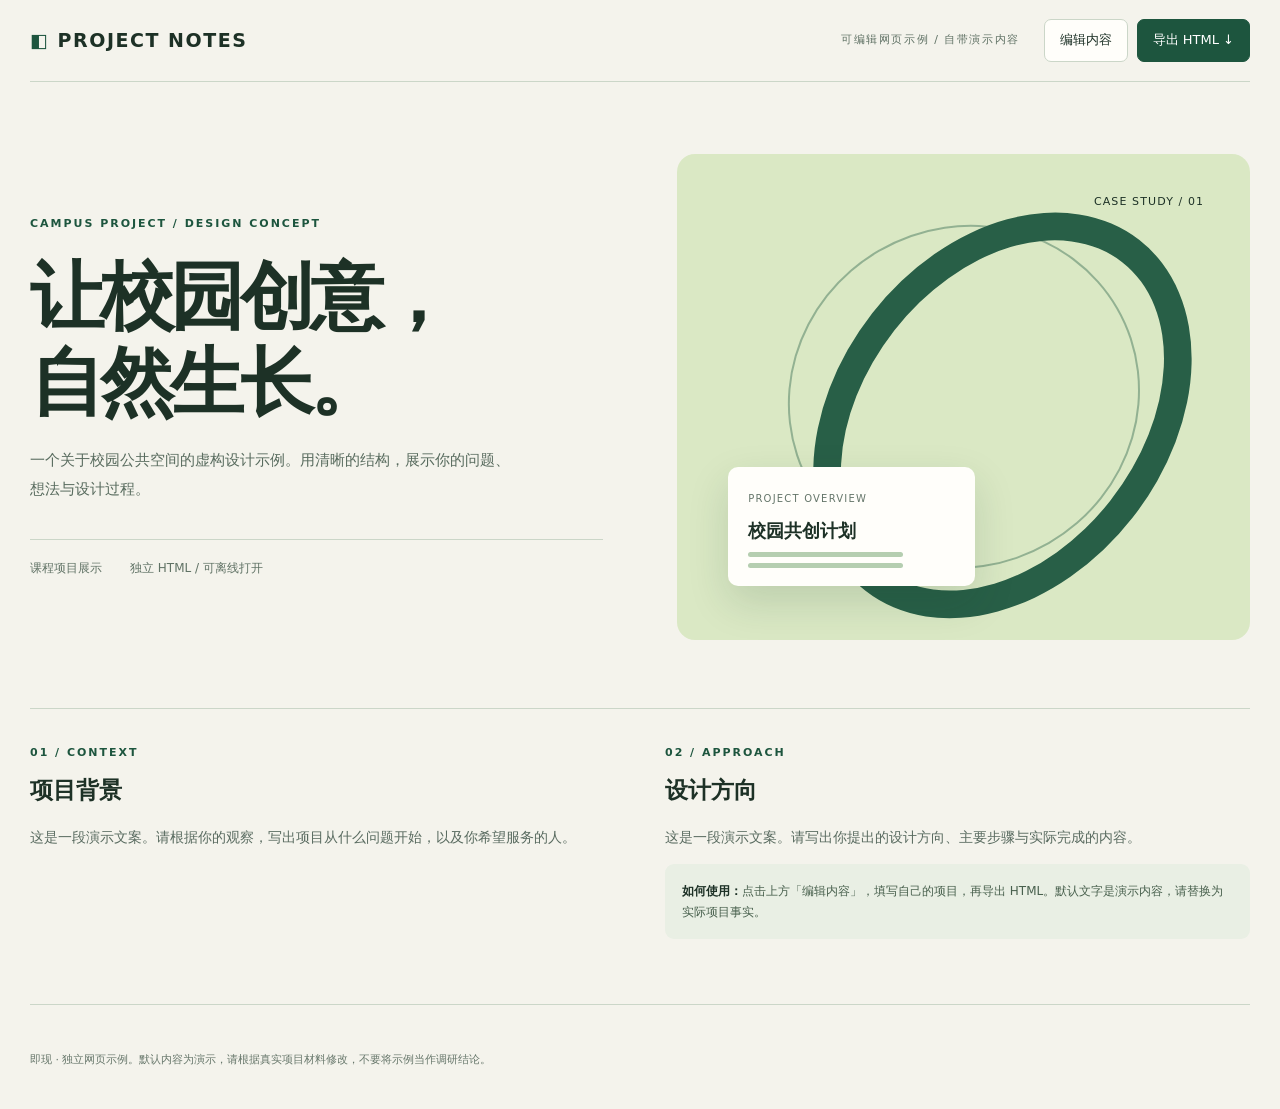
<file: examples/campus-project.html>
<!doctype html>
<html lang="zh-CN">
<head>
<meta charset="utf-8"><meta name="viewport" content="width=device-width,initial-scale=1">
<title>校园项目展示 · 可编辑网页示例</title>
<style>
:root{--bg:#f4f3ec;--ink:#1d3126;--green:#1d553e;--accent:#c7e0a2;--line:#cbd6c8;--panel:#fffefa}*{box-sizing:border-box}body{margin:0;background:var(--bg);color:var(--ink);font:15px/1.7 system-ui,"Microsoft YaHei",sans-serif}.wrap{width:min(1220px,calc(100% - 56px));margin:auto}button,input,textarea,select{font:inherit}button{cursor:pointer}button:focus-visible,input:focus-visible,textarea:focus-visible,select:focus-visible{outline:3px solid #c77b3a;outline-offset:3px}.nav{min-height:82px;display:flex;align-items:center;gap:24px;border-bottom:1px solid var(--line)}.logo{font-size:19px;font-weight:750;letter-spacing:.08em;margin-right:auto}.logo span{color:var(--green)}.tag{font-size:11px;letter-spacing:.14em;color:#607265}.actions{display:flex;gap:9px}.btn{border:1px solid var(--line);background:var(--panel);color:var(--ink);border-radius:7px;min-height:42px;padding:9px 15px;font-size:13px}.btn.primary{background:var(--green);border-color:var(--green);color:white}.btn:hover{filter:brightness(.96)}.hero{display:grid;grid-template-columns:1fr 1fr;gap:6%;padding:72px 0 68px;align-items:center}.overline{font-size:11px;letter-spacing:.18em;color:var(--green);font-weight:700}.hero h1{font-size:clamp(46px,5.8vw,76px);line-height:1.16;letter-spacing:-.055em;margin:20px 0;text-wrap:balance}.hero p{font-size:15px;line-height:1.95;color:#586b5e;max-width:480px;white-space:pre-line}.hero-foot{display:flex;gap:28px;border-top:1px solid var(--line);padding-top:18px;margin-top:35px;font-size:12px;color:#607265}.hero-art{aspect-ratio:1.18;background:#dae8c4;position:relative;border-radius:18px;overflow:hidden}.hero-art:before{content:"";position:absolute;inset:15% 19%;border:2px solid #1c553e60;border-radius:50%;transform:rotate(-30deg)}.hero-art:after{content:"";position:absolute;width:48%;height:80%;left:28%;top:8%;border:28px solid #285f47;border-radius:50%;transform:rotate(38deg)}.art-card{position:absolute;z-index:2;left:9%;bottom:11%;background:#fffefa;border-radius:10px;padding:18px 20px;box-shadow:0 16px 40px #173e2826;width:43%}.art-card small{font-size:10px;letter-spacing:.12em;color:#65766a}.art-card strong{display:block;font-size:18px;margin:5px 0}.art-card i{display:block;height:5px;width:75%;border-radius:10px;background:#b5ceb0;margin-top:6px}.art-index{position:absolute;z-index:2;right:8%;top:8%;font-size:11px;letter-spacing:.1em}.details{border-top:1px solid var(--line);display:grid;grid-template-columns:1fr 1fr;gap:50px;padding:35px 0 65px}.details h2{font-size:23px;margin:8px 0}.details p{font-size:14px;line-height:1.9;color:#596b60;white-space:pre-line}.note{padding:17px;background:#e9efe4;border-radius:9px;color:#48604d;font-size:12px}.note strong{color:var(--ink)}footer{border-top:1px solid var(--line);padding:25px 0 40px;font-size:11px;color:#68786c}.theme-sand{--bg:#f7f2ea;--ink:#3a3029;--green:#915c3b;--accent:#edc9a3;--line:#ded2c5}.theme-sand .hero-art{background:#e9cbaa}.theme-sand .hero-art:after{border-color:#9c5e3f}.theme-sand .hero-art:before{border-color:#9c5e3f60}dialog{max-width:600px;width:calc(100% - 36px);border:1px solid var(--line);border-radius:15px;background:var(--panel);color:var(--ink);padding:25px}dialog::backdrop{background:#17271eb0}dialog h2{margin:0 0 6px}dialog p{font-size:12px;color:#607265}label{display:grid;gap:6px;font-size:12px;margin:15px 0}input,textarea,select{width:100%;border:1px solid var(--line);border-radius:7px;padding:10px;background:white;color:#1d3126}textarea{min-height:90px;resize:vertical}.form-actions{display:flex;justify-content:flex-end;gap:10px}.status{font-size:12px;color:#526859;min-height:20px}@media(max-width:700px){.wrap{width:calc(100% - 36px)}.nav{min-height:72px;flex-wrap:wrap;padding:12px 0}.logo{font-size:17px}.tag{display:none}.actions{gap:6px}.btn{padding:8px 10px;font-size:12px}.hero{grid-template-columns:1fr;gap:24px;padding:38px 0 40px}.hero h1{font-size:42px}.hero p{font-size:14px}.hero-foot{margin-top:22px}.hero-art{aspect-ratio:1.35}.art-card{width:48%;padding:11px}.art-card strong{font-size:15px}.details{grid-template-columns:1fr;gap:18px;padding:28px 0 40px}.details h2{font-size:21px}}
</style>
</head><body>
<header class="wrap nav"><div class="logo"><span>◧</span> PROJECT NOTES</div><span class="tag">可编辑网页示例 / 自带演示内容</span><div class="actions"><button class="btn" id="edit">编辑内容</button><button class="btn primary" id="export">导出 HTML ↓</button></div></header>
<main class="wrap"><section class="hero"><div><div class="overline" data-bind="category"></div><h1 data-bind="title"></h1><p data-bind="subtitle"></p><div class="hero-foot"><span>课程项目展示</span><span>独立 HTML / 可离线打开</span></div></div><div class="hero-art" role="img" aria-label="由圆环和信息卡构成的项目展示插画"><span class="art-index">CASE STUDY / 01</span><div class="art-card"><small>PROJECT OVERVIEW</small><strong data-bind="card"></strong><i></i><i></i></div></div></section><section class="details"><div><div class="overline">01 / CONTEXT</div><h2>项目背景</h2><p data-bind="context"></p></div><div><div class="overline">02 / APPROACH</div><h2>设计方向</h2><p data-bind="approach"></p><div class="note"><strong>如何使用：</strong>点击上方「编辑内容」，填写自己的项目，再导出 HTML。默认文字是演示内容，请替换为实际项目事实。</div></div></section></main>
<footer class="wrap"><span id="status" class="status" role="status" aria-live="polite"></span><br>即现 · 独立网页示例。默认内容为演示，请根据真实项目材料修改，不要将示例当作调研结论。</footer>
<dialog id="editor" aria-labelledby="editor-title"><h2 id="editor-title">替换成你的项目</h2><p>修改后先在页面预览，再导出独立 HTML。内容仅在当前页面处理，不会上传。</p><form id="editor-form"><label>项目类别<input name="category" maxlength="50" required></label><label>项目标题<input name="title" maxlength="45" required></label><label>副标题<textarea name="subtitle" maxlength="200" required></textarea></label><label>卡片短标题<input name="card" maxlength="18" required></label><label>项目背景<textarea name="context" maxlength="400" required></textarea></label><label>设计方向<textarea name="approach" maxlength="400" required></textarea></label><label>配色<select name="theme"><option value="green">草木绿</option><option value="sand">暖砂棕</option></select></label><div class="form-actions"><button type="button" class="btn" id="cancel">取消</button><button type="submit" class="btn primary">更新预览</button></div></form></dialog>
<script id="initial-data" type="application/json">{"category":"CAMPUS PROJECT / DESIGN CONCEPT","title":"让校园创意，自然生长。","subtitle":"一个关于校园公共空间的虚构设计示例。用清晰的结构，展示你的问题、想法与设计过程。","card":"校园共创计划","context":"这是一段演示文案。请根据你的观察，写出项目从什么问题开始，以及你希望服务的人。","approach":"这是一段演示文案。请写出你提出的设计方向、主要步骤与实际完成的内容。","theme":"green"}</script>
<script>
(()=>{const stateNode=document.querySelector('#initial-data'),editor=document.querySelector('#editor'),form=document.querySelector('#editor-form'),status=document.querySelector('#status');let state;try{state=JSON.parse(stateNode.textContent)}catch{state={category:'项目类别',title:'我的项目',subtitle:'填写项目说明',card:'项目摘要',context:'填写背景',approach:'填写方案',theme:'green'}}
const keys=['category','title','subtitle','card','context','approach'];function render(){for(const key of keys)document.querySelectorAll('[data-bind="'+key+'"]').forEach(el=>el.textContent=state[key]);document.body.classList.toggle('theme-sand',state.theme==='sand');document.title=state.title+' · 项目展示'}
document.querySelector('#edit').addEventListener('click',()=>{for(const key of [...keys,'theme'])form.elements.namedItem(key).value=state[key];editor.showModal()});document.querySelector('#cancel').addEventListener('click',()=>editor.close());form.addEventListener('submit',e=>{e.preventDefault();const data=new FormData(form);for(const key of [...keys,'theme'])state[key]=String(data.get(key)||'').trim();render();editor.close();status.textContent='预览已更新。导出 HTML 后可保留这些内容。'});
document.querySelector('#export').addEventListener('click',()=>{const copy=document.documentElement.cloneNode(true);copy.querySelector('#initial-data').textContent=JSON.stringify(state).replace(/</g,'\\u003c');copy.querySelector('#editor').removeAttribute('open');copy.querySelector('#status').textContent='';const blob=new Blob(['<!doctype html>\n'+copy.outerHTML],{type:'text/html;charset=utf-8'}),url=URL.createObjectURL(blob),a=document.createElement('a');a.href=url;a.download='我的课程项目展示.html';a.click();setTimeout(()=>URL.revokeObjectURL(url),1000);status.textContent='HTML 已导出，可离线打开并继续编辑。'});render()})();
</script></body></html>
</file>
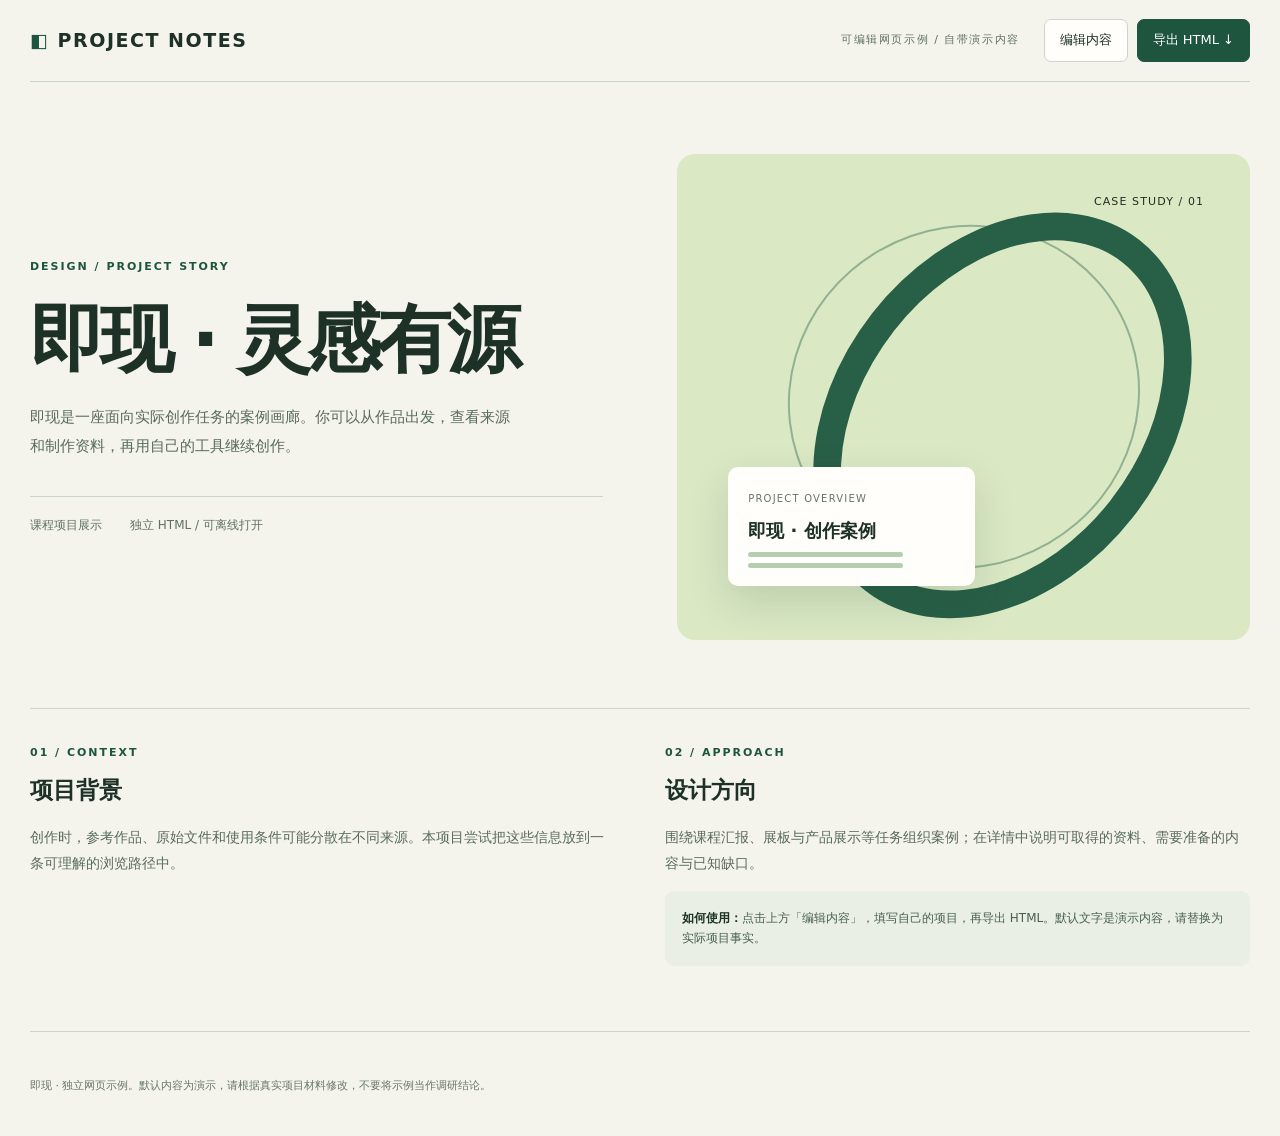
<file: examples/jixian-case-study.html>
<!doctype html>
<html lang="zh-CN"><head>
<meta charset="utf-8"><meta name="viewport" content="width=device-width,initial-scale=1">
<title>即现 · 灵感有源 · 项目展示</title>
<style>
:root{--bg:#f4f3ec;--ink:#1d3126;--green:#1d553e;--accent:#c7e0a2;--line:#cbd6c8;--panel:#fffefa}*{box-sizing:border-box}body{margin:0;background:var(--bg);color:var(--ink);font:15px/1.7 system-ui,"Microsoft YaHei",sans-serif}.wrap{width:min(1220px,calc(100% - 56px));margin:auto}button,input,textarea,select{font:inherit}button{cursor:pointer}button:focus-visible,input:focus-visible,textarea:focus-visible,select:focus-visible{outline:3px solid #c77b3a;outline-offset:3px}.nav{min-height:82px;display:flex;align-items:center;gap:24px;border-bottom:1px solid var(--line)}.logo{font-size:19px;font-weight:750;letter-spacing:.08em;margin-right:auto}.logo span{color:var(--green)}.tag{font-size:11px;letter-spacing:.14em;color:#607265}.actions{display:flex;gap:9px}.btn{border:1px solid var(--line);background:var(--panel);color:var(--ink);border-radius:7px;min-height:42px;padding:9px 15px;font-size:13px}.btn.primary{background:var(--green);border-color:var(--green);color:white}.btn:hover{filter:brightness(.96)}.hero{display:grid;grid-template-columns:1fr 1fr;gap:6%;padding:72px 0 68px;align-items:center}.overline{font-size:11px;letter-spacing:.18em;color:var(--green);font-weight:700}.hero h1{font-size:clamp(46px,5.8vw,76px);line-height:1.16;letter-spacing:-.055em;margin:20px 0;text-wrap:balance}.hero p{font-size:15px;line-height:1.95;color:#586b5e;max-width:480px;white-space:pre-line}.hero-foot{display:flex;gap:28px;border-top:1px solid var(--line);padding-top:18px;margin-top:35px;font-size:12px;color:#607265}.hero-art{aspect-ratio:1.18;background:#dae8c4;position:relative;border-radius:18px;overflow:hidden}.hero-art:before{content:"";position:absolute;inset:15% 19%;border:2px solid #1c553e60;border-radius:50%;transform:rotate(-30deg)}.hero-art:after{content:"";position:absolute;width:48%;height:80%;left:28%;top:8%;border:28px solid #285f47;border-radius:50%;transform:rotate(38deg)}.art-card{position:absolute;z-index:2;left:9%;bottom:11%;background:#fffefa;border-radius:10px;padding:18px 20px;box-shadow:0 16px 40px #173e2826;width:43%}.art-card small{font-size:10px;letter-spacing:.12em;color:#65766a}.art-card strong{display:block;font-size:18px;margin:5px 0}.art-card i{display:block;height:5px;width:75%;border-radius:10px;background:#b5ceb0;margin-top:6px}.art-index{position:absolute;z-index:2;right:8%;top:8%;font-size:11px;letter-spacing:.1em}.details{border-top:1px solid var(--line);display:grid;grid-template-columns:1fr 1fr;gap:50px;padding:35px 0 65px}.details h2{font-size:23px;margin:8px 0}.details p{font-size:14px;line-height:1.9;color:#596b60;white-space:pre-line}.note{padding:17px;background:#e9efe4;border-radius:9px;color:#48604d;font-size:12px}.note strong{color:var(--ink)}footer{border-top:1px solid var(--line);padding:25px 0 40px;font-size:11px;color:#68786c}.theme-sand{--bg:#f7f2ea;--ink:#3a3029;--green:#915c3b;--accent:#edc9a3;--line:#ded2c5}.theme-sand .hero-art{background:#e9cbaa}.theme-sand .hero-art:after{border-color:#9c5e3f}.theme-sand .hero-art:before{border-color:#9c5e3f60}dialog{max-width:600px;width:calc(100% - 36px);border:1px solid var(--line);border-radius:15px;background:var(--panel);color:var(--ink);padding:25px}dialog::backdrop{background:#17271eb0}dialog h2{margin:0 0 6px}dialog p{font-size:12px;color:#607265}label{display:grid;gap:6px;font-size:12px;margin:15px 0}input,textarea,select{width:100%;border:1px solid var(--line);border-radius:7px;padding:10px;background:white;color:#1d3126}textarea{min-height:90px;resize:vertical}.form-actions{display:flex;justify-content:flex-end;gap:10px}.status{font-size:12px;color:#526859;min-height:20px}@media(max-width:700px){.wrap{width:calc(100% - 36px)}.nav{min-height:72px;flex-wrap:wrap;padding:12px 0}.logo{font-size:17px}.tag{display:none}.actions{gap:6px}.btn{padding:8px 10px;font-size:12px}.hero{grid-template-columns:1fr;gap:24px;padding:38px 0 40px}.hero h1{font-size:42px}.hero p{font-size:14px}.hero-foot{margin-top:22px}.hero-art{aspect-ratio:1.35}.art-card{width:48%;padding:11px}.art-card strong{font-size:15px}.details{grid-template-columns:1fr;gap:18px;padding:28px 0 40px}.details h2{font-size:21px}}
</style>
</head><body>
<header class="wrap nav"><div class="logo"><span>◧</span> PROJECT NOTES</div><span class="tag">可编辑网页示例 / 自带演示内容</span><div class="actions"><button class="btn" id="edit">编辑内容</button><button class="btn primary" id="export">导出 HTML ↓</button></div></header>
<main class="wrap"><section class="hero"><div><div class="overline" data-bind="category">DESIGN / PROJECT STORY</div><h1 data-bind="title">即现 · 灵感有源</h1><p data-bind="subtitle">即现是一座面向实际创作任务的案例画廊。你可以从作品出发，查看来源和制作资料，再用自己的工具继续创作。</p><div class="hero-foot"><span>课程项目展示</span><span>独立 HTML / 可离线打开</span></div></div><div class="hero-art" role="img" aria-label="由圆环和信息卡构成的项目展示插画"><span class="art-index">CASE STUDY / 01</span><div class="art-card"><small>PROJECT OVERVIEW</small><strong data-bind="card">即现 · 创作案例</strong><i></i><i></i></div></div></section><section class="details"><div><div class="overline">01 / CONTEXT</div><h2>项目背景</h2><p data-bind="context">创作时，参考作品、原始文件和使用条件可能分散在不同来源。本项目尝试把这些信息放到一条可理解的浏览路径中。</p></div><div><div class="overline">02 / APPROACH</div><h2>设计方向</h2><p data-bind="approach">围绕课程汇报、展板与产品展示等任务组织案例；在详情中说明可取得的资料、需要准备的内容与已知缺口。</p><div class="note"><strong>如何使用：</strong>点击上方「编辑内容」，填写自己的项目，再导出 HTML。默认文字是演示内容，请替换为实际项目事实。</div></div></section></main>
<footer class="wrap"><span id="status" class="status" role="status" aria-live="polite"></span><br>即现 · 独立网页示例。默认内容为演示，请根据真实项目材料修改，不要将示例当作调研结论。</footer>
<dialog id="editor" aria-labelledby="editor-title"><h2 id="editor-title">替换成你的项目</h2><p>修改后先在页面预览，再导出独立 HTML。内容仅在当前页面处理，不会上传。</p><form id="editor-form"><label>项目类别<input name="category" maxlength="50" required=""></label><label>项目标题<input name="title" maxlength="45" required=""></label><label>副标题<textarea name="subtitle" maxlength="200" required=""></textarea></label><label>卡片短标题<input name="card" maxlength="18" required=""></label><label>项目背景<textarea name="context" maxlength="400" required=""></textarea></label><label>设计方向<textarea name="approach" maxlength="400" required=""></textarea></label><label>配色<select name="theme"><option value="green">草木绿</option><option value="sand">暖砂棕</option></select></label><div class="form-actions"><button type="button" class="btn" id="cancel">取消</button><button type="submit" class="btn primary">更新预览</button></div></form></dialog>
<script id="initial-data" type="application/json">{"category":"DESIGN / PROJECT STORY","title":"即现 · 灵感有源","subtitle":"即现是一座面向实际创作任务的案例画廊。你可以从作品出发，查看来源和制作资料，再用自己的工具继续创作。","card":"即现 · 创作案例","context":"创作时，参考作品、原始文件和使用条件可能分散在不同来源。本项目尝试把这些信息放到一条可理解的浏览路径中。","approach":"围绕课程汇报、展板与产品展示等任务组织案例；在详情中说明可取得的资料、需要准备的内容与已知缺口。","theme":"green"}</script>
<script>
(()=>{const stateNode=document.querySelector('#initial-data'),editor=document.querySelector('#editor'),form=document.querySelector('#editor-form'),status=document.querySelector('#status');let state;try{state=JSON.parse(stateNode.textContent)}catch{state={category:'项目类别',title:'我的项目',subtitle:'填写项目说明',card:'项目摘要',context:'填写背景',approach:'填写方案',theme:'green'}}
const keys=['category','title','subtitle','card','context','approach'];function render(){for(const key of keys)document.querySelectorAll('[data-bind="'+key+'"]').forEach(el=>el.textContent=state[key]);document.body.classList.toggle('theme-sand',state.theme==='sand');document.title=state.title+' · 项目展示'}
document.querySelector('#edit').addEventListener('click',()=>{for(const key of [...keys,'theme'])form.elements.namedItem(key).value=state[key];editor.showModal()});document.querySelector('#cancel').addEventListener('click',()=>editor.close());form.addEventListener('submit',e=>{e.preventDefault();const data=new FormData(form);for(const key of [...keys,'theme'])state[key]=String(data.get(key)||'').trim();render();editor.close();status.textContent='预览已更新。导出 HTML 后可保留这些内容。'});
document.querySelector('#export').addEventListener('click',()=>{const copy=document.documentElement.cloneNode(true);copy.querySelector('#initial-data').textContent=JSON.stringify(state).replace(/</g,'\\u003c');copy.querySelector('#editor').removeAttribute('open');copy.querySelector('#status').textContent='';const blob=new Blob(['<!doctype html>\n'+copy.outerHTML],{type:'text/html;charset=utf-8'}),url=URL.createObjectURL(blob),a=document.createElement('a');a.href=url;a.download='我的课程项目展示.html';a.click();setTimeout(()=>URL.revokeObjectURL(url),1000);status.textContent='HTML 已导出，可离线打开并继续编辑。'});render()})();
</script>
</body></html>
</file>
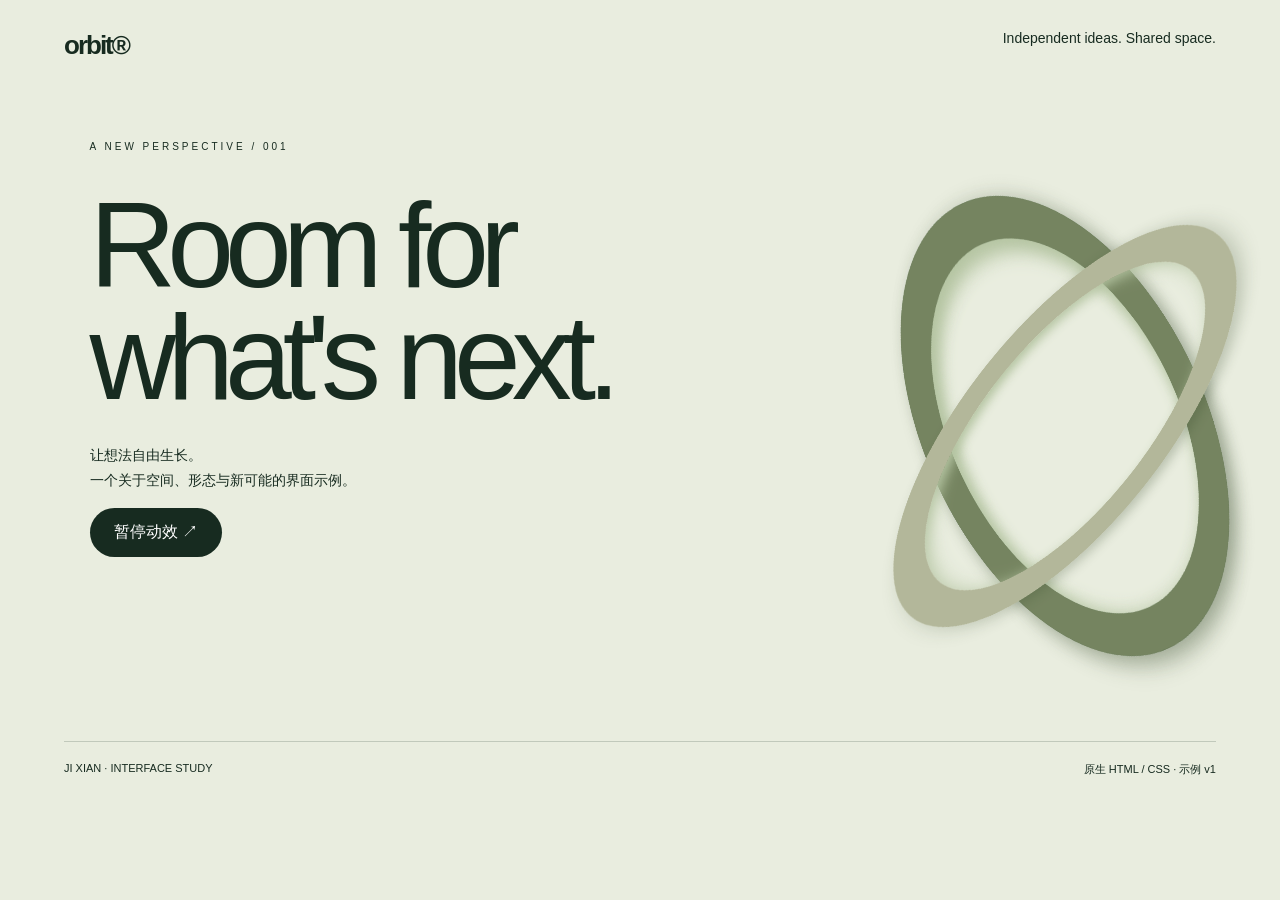
<file: examples/orbit.html>
<!doctype html><html lang="zh-CN"><meta charset="utf-8"><meta name="viewport" content="width=device-width,initial-scale=1"><title>Orbit · 首屏交互示例</title><style>*{box-sizing:border-box}body{margin:0;background:#e9eddf;color:#172b20;font-family:Arial,"Microsoft YaHei",sans-serif;min-height:100vh}nav{display:flex;justify-content:space-between;padding:30px 5%;font-size:14px}.mark{font-weight:800;font-size:26px;letter-spacing:-2px}.page{padding:45px 7%;position:relative;overflow:hidden;min-height:650px}small{letter-spacing:3px;font-size:10px}h1{font-size:clamp(58px,10vw,120px);font-weight:500;letter-spacing:-.075em;line-height:.93;margin:36px 0 30px;position:relative;z-index:2;max-width:620px}p{line-height:1.8;font-size:14px;max-width:280px}button{padding:14px 24px;border:0;border-radius:30px;background:#172b20;color:white;font:inherit;cursor:pointer}.orb{width:490px;height:490px;position:absolute;right:-30px;top:90px;transform:rotate(-25deg)}.ring{position:absolute;inset:0;border:45px solid #566c49;border-radius:50%;transform:rotateY(55deg);box-shadow:inset 10px 6px 25px #b4c4a1,12px 5px 25px #33462840}.ring:nth-child(2){transform:rotateY(55deg) rotateZ(60deg);border-color:#758460}.ring:nth-child(3){transform:rotateY(-45deg) rotateX(55deg);border-color:#b3b79a}.orb{animation:float 9s ease-in-out infinite}@keyframes float{50%{transform:translateY(-20px) rotate(-8deg)}}footer{border-top:1px solid #172b2030;margin:0 5%;padding:20px 0;font-size:11px;display:flex;justify-content:space-between}.paused .orb{animation-play-state:paused}button:focus-visible{outline:3px solid #d76532;outline-offset:4px}@media(max-width:600px){.page{padding-top:20px;min-height:610px}h1{font-size:70px}.orb{width:290px;height:290px;top:295px;right:-65px}.ring{border-width:28px}p{max-width:200px}nav{padding:25px 7%}}@media(prefers-reduced-motion:reduce){.orb{animation:none}}</style><nav><span class="mark">orbit®</span><span>Independent ideas. Shared space.</span></nav><main class="page"><small>A NEW PERSPECTIVE / 001</small><div class="orb" aria-hidden="true"><i class="ring"></i><i class="ring"></i><i class="ring"></i></div><h1>Room for<br>what's next.</h1><p>让想法自由生长。<br>一个关于空间、形态与新可能的界面示例。</p><button id="motion" aria-pressed="false">暂停动效 ↗</button></main><footer><span>JI XIAN · INTERFACE STUDY</span><span>原生 HTML / CSS · 示例 v1</span></footer><script>document.querySelector('button').onclick=function(){const p=document.body.classList.toggle('paused');this.setAttribute('aria-pressed',p);this.textContent=p?'继续动效 ↗':'暂停动效 ↗'};</script></html>
</file>
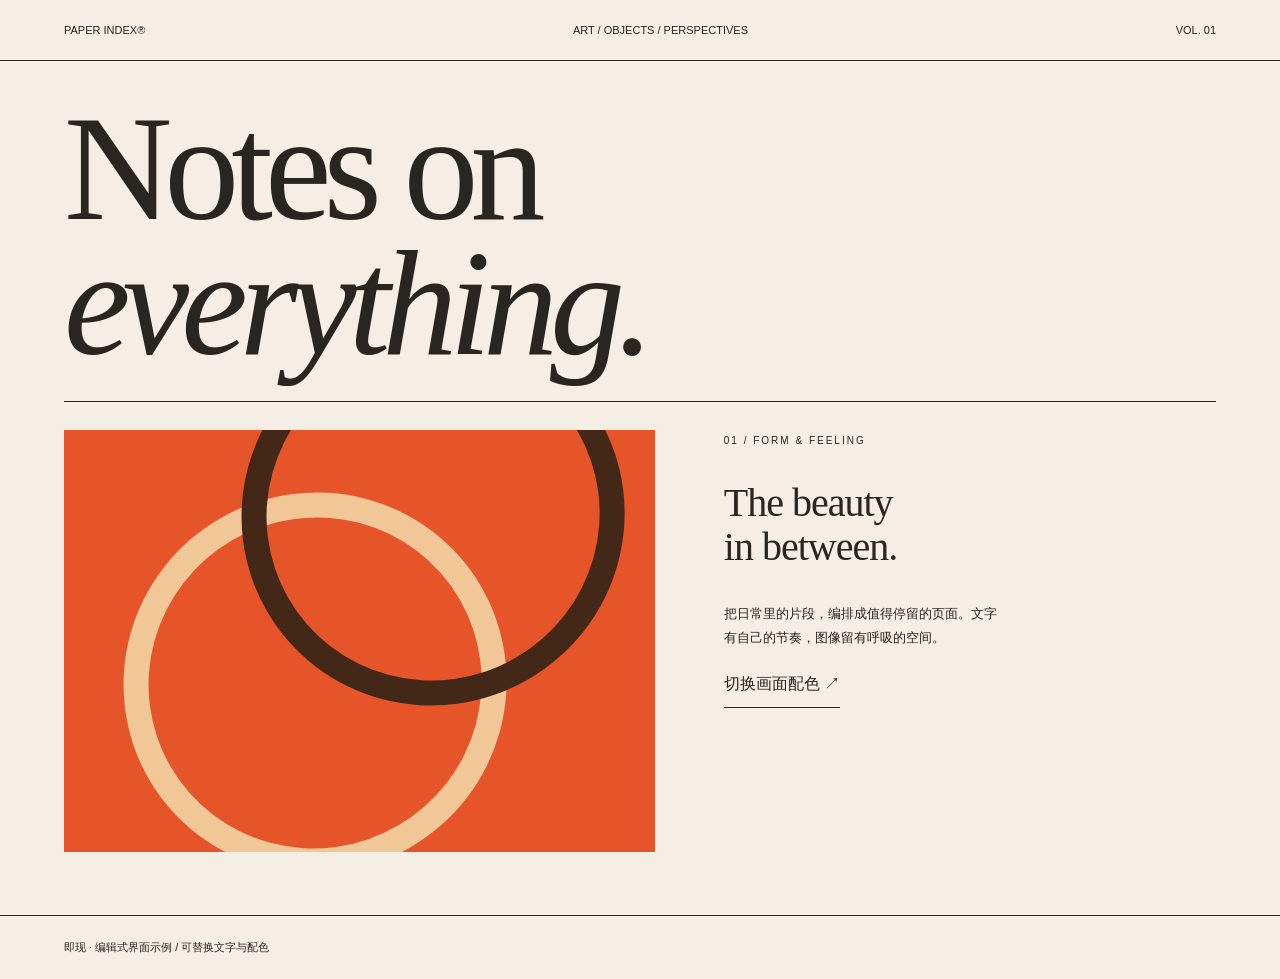
<file: examples/paper.html>
<!doctype html><html lang="zh-CN"><meta charset="utf-8"><meta name="viewport" content="width=device-width,initial-scale=1"><title>Paper Index · 编辑式网页示例</title><style>*{box-sizing:border-box}body{margin:0;background:#f4eee4;color:#29251f;font-family:Arial,"Microsoft YaHei",sans-serif}header{padding:24px 5%;display:flex;justify-content:space-between;font-size:11px;border-bottom:1px solid #29251f}main{padding:35px 5%}h1{font:clamp(65px,13vw,150px)/.9 Georgia,serif;letter-spacing:-8px;margin:5px 0 30px}h1 em{font-weight:400}.label{font-size:10px;letter-spacing:2px}.work{display:grid;grid-template-columns:1.2fr 1fr;gap:6%;border-top:1px solid;padding:28px 0}.art{position:relative;background:#e6552a;aspect-ratio:1.4;overflow:hidden}.art i{position:absolute;width:65%;height:90%;border:25px solid #f2c798;border-radius:50%;left:10%;top:15%;transform:rotate(-30deg)}.art i:nth-child(2){left:30%;top:-25%;border-color:#442817}.story h2{font:40px/1.1 Georgia,serif;letter-spacing:-1px}.story p{max-width:280px;line-height:1.8;font-size:13px}button{padding:12px 0;background:none;border:0;border-bottom:1px solid;color:inherit;font:inherit;cursor:pointer}.alt .art{background:#515dce}.alt .art i{border-color:#c9d7fa}.alt .art i:nth-child(2){border-color:#253054}button:focus-visible{outline:3px solid #e6552a;outline-offset:4px}footer{padding:24px 5%;font-size:11px;border-top:1px solid}@media(max-width:550px){h1{letter-spacing:-4px}.work{grid-template-columns:1fr}.story h2{font-size:32px}.art{aspect-ratio:1.5}}</style><header><span>PAPER INDEX®</span><span>ART / OBJECTS / PERSPECTIVES</span><span>VOL. 01</span></header><main><h1>Notes on<br><em>everything.</em></h1><div class="work"><div class="art" role="img" aria-label="交错圆环抽象构图"><i></i><i></i></div><div class="story"><span class="label">01 / FORM & FEELING</span><h2>The beauty<br>in between.</h2><p>把日常里的片段，编排成值得停留的页面。文字有自己的节奏，图像留有呼吸的空间。</p><button id="palette" aria-pressed="false">切换画面配色 ↗</button></div></div></main><footer>即现 · 编辑式界面示例 / 可替换文字与配色</footer><script>document.querySelector('button').onclick=function(){this.setAttribute('aria-pressed',document.body.classList.toggle('alt'))};</script></html>
</file>
<file: styles.css>
:root{--bg:#f7f6f2;--surface:#fff;--text:#252822;--muted:#6b6e66;--line:#dedfd7;--soft:#eeefe7;--accent:#c64b28;--on-accent:#fff;--display:Georgia,"SimSun",serif;--radius:6px;--max:1330px}
:root[data-theme=dark]{--bg:#151716;--surface:#202320;--text:#eff0e6;--muted:#a8aca2;--line:#383d36;--soft:#292e28;--accent:#d5ef8b;--on-accent:#1b2716;--display:Arial,"Microsoft YaHei",sans-serif;--radius:12px}
*{box-sizing:border-box}body{margin:0;background:var(--bg);color:var(--text);font:14px/1.6 Arial,"Microsoft YaHei",sans-serif}a{color:inherit;text-decoration:none}button,input,select,textarea{font:inherit}button,a,input,textarea,select{-webkit-tap-highlight-color:transparent}button{cursor:pointer;color:inherit;background:none;border:0}button:disabled{cursor:not-allowed;opacity:.58}a:focus-visible,button:focus-visible,input:focus-visible,textarea:focus-visible,select:focus-visible,summary:focus-visible{outline:3px solid var(--accent);outline-offset:4px}button,a{touch-action:manipulation}.skip{position:fixed;left:12px;top:-80px;z-index:99;background:var(--text);color:var(--bg);padding:12px}.skip:focus{top:12px}.review-bar{background:#272d25;color:#f0f1e9;min-height:42px;display:flex;align-items:center;justify-content:space-between;padding:5px max(24px,calc((100vw - var(--max))/2));gap:12px;font-size:11px}.edition{color:#aeb4a9;margin-left:10px}.theme-choices{display:flex;gap:2px;background:#10150f;padding:3px;border-radius:30px}.theme-choices button{font-size:11px;padding:4px 16px;border-radius:20px;color:#c2c6bd;min-height:28px}.theme-choices button[aria-pressed=true]{background:#e8ecd9;color:#272d25}.review-help{color:#d5d8cc;font-size:11px}.header{max-width:var(--max);margin:auto;min-height:99px;display:flex;align-items:center;border-bottom:1px solid var(--line);gap:52px}.brand{font-size:29px;font-weight:700;letter-spacing:-2px;white-space:nowrap;display:inline-flex;align-items:center;gap:8px}.brand-symbol{color:var(--accent);font-size:39px;font-weight:400;line-height:1}.brand-en{font:9px Arial,sans-serif;letter-spacing:2px;margin:10px 0 0 7px}.header nav{display:flex;align-items:center;gap:30px;flex:1}.header nav a{position:relative;padding:12px 0;font-size:13px;color:var(--muted);white-space:nowrap}.header nav a.active{color:var(--text)}.header nav a.active:after{content:"";width:4px;height:4px;border-radius:50%;background:var(--accent);position:absolute;left:50%;bottom:3px}.saved-link{display:flex;gap:9px;align-items:center;font-size:12px}.saved-link>span:first-child{font-size:25px}#save-count{font-size:10px;border:1px solid var(--line);padding:0 5px;border-radius:9px}main{max-width:var(--max);margin:auto;min-height:60vh;outline:none}.hero{display:grid;grid-template-columns:1fr 360px;align-items:end;gap:50px;padding:47px 0 36px}.eyebrow{font:10px Arial,sans-serif;letter-spacing:2px;color:var(--muted);text-transform:uppercase}.hero h1{font-family:var(--display);font-size:clamp(38px,4.5vw,65px);font-weight:400;line-height:1.2;letter-spacing:-2px;margin:17px 0 0}.hero h1 .line-two{color:var(--muted)}.hero-aside p{font-size:13px;color:var(--muted);line-height:1.9;max-width:320px;margin:0 0 20px}.search{display:flex;border-bottom:1px solid var(--text);align-items:center;padding:10px 0;gap:12px}.search input{border:0;background:none;min-width:0;flex:1;color:var(--text);outline:none;font-size:12px}.search input::placeholder{color:var(--muted)}.search button{font-size:20px;padding:0 4px}.search:focus-within{border-color:var(--accent)}.collection-ribbon{border-top:1px solid var(--line);border-bottom:1px solid var(--line);display:flex;align-items:center;gap:20px;padding:15px 0;margin-bottom:27px;font-size:12px}.ribbon-index{color:var(--accent);letter-spacing:1px;font-size:10px}.collection-ribbon strong{font-weight:400}.ribbon-tags{display:flex;gap:12px;margin-left:auto;color:var(--muted);font-size:11px}.ribbon-tags span{padding-left:12px;border-left:1px solid var(--line)}.toolbar{display:flex;align-items:center;justify-content:space-between;gap:18px;margin:0 0 24px}.tabs{display:flex;gap:8px;flex-wrap:wrap}.tabs button{padding:7px 15px;border:1px solid transparent;border-radius:24px;font-size:12px;min-height:36px}.tabs button.active{background:var(--text);color:var(--bg)}.tabs button:not(.active):hover{background:var(--soft)}.toolbar-right{display:flex;gap:18px;align-items:center;white-space:nowrap;color:var(--muted);font-size:11px}.filter-button{border:1px solid var(--line);padding:7px 14px;border-radius:24px;color:var(--text);font-size:12px}.active-filters{display:flex;gap:8px;flex-wrap:wrap;margin-bottom:15px}.active-filters:empty{display:none}.active-filters button{font-size:11px;border:1px solid var(--line);padding:4px 9px;border-radius:20px}.gallery{position:relative;min-height:180px}.case-card{position:absolute;left:0;top:0;transition:opacity .15s;width:calc((100% - 48px)/3)}.cover{display:block;position:relative;overflow:hidden;border-radius:var(--radius);background:var(--soft);isolation:isolate}.cover>img{width:100%;height:100%;display:block;object-fit:cover;transition:transform .45s}.cover:hover>img{transform:scale(1.025)}.cover>img.broken{visibility:hidden}.cover-fallback{position:absolute;inset:0;display:grid;place-content:center;text-align:center;color:var(--muted);background:var(--soft);z-index:-1}.cover:has(.broken) .cover-fallback{z-index:0}.card-type{position:absolute;left:14px;top:14px;background:#fffef2e8;color:#30382e;font-size:10px;padding:3px 8px;border-radius:3px;backdrop-filter:blur(6px)}.card-save{position:absolute;right:12px;top:12px;background:#fffef2ed;color:#30382e;border:1px solid #ddddce;width:32px;height:32px;border-radius:50%;font-size:18px;z-index:3}.card-save[aria-pressed=true]{background:#30382e;color:#fffef2}.video-play{position:absolute;right:16px;bottom:16px;display:flex;align-items:center;gap:8px;color:white;background:#20231de0;padding:7px 12px;border-radius:25px;font-size:10px}.card-info{padding:13px 2px 27px}.card-info h2{font-size:15px;letter-spacing:-.2px;font-weight:500;margin:0 35px 4px 0}.card-info p{font-size:11px;color:var(--muted);margin:0;display:flex;justify-content:space-between;gap:6px}.card-arrow{float:right;font-size:17px;margin-top:-3px}.lower-note{border-top:1px solid var(--line);margin-top:24px;padding:22px 0;display:flex;justify-content:space-between;gap:20px;font-size:11px;color:var(--muted)}.lower-note strong{font-weight:400;color:var(--text)}.site-footer{max-width:var(--max);margin:45px auto 0;border-top:1px solid var(--line);padding:25px 0 35px;display:flex;align-items:center;justify-content:space-between;gap:24px;color:var(--muted);font-size:11px}.site-footer .brand{font-size:22px;color:var(--text)}.site-footer button{font-size:11px;color:var(--muted)}.crumb{display:flex;gap:15px;align-items:center;padding:25px 0;color:var(--muted);font-size:12px}.crumb a{color:var(--text)}.detail-grid{display:grid;grid-template-columns:minmax(0,1.65fr) minmax(310px,1fr);gap:55px}.detail-visual{border-radius:var(--radius);overflow:hidden;background:var(--soft);display:grid;align-content:center;min-height:460px}.detail-visual img,.detail-visual video{display:block;width:100%;max-height:660px;object-fit:contain}.detail-visual iframe{width:100%;height:600px;border:0;background:#e9eddf}.detail-visual .preview-stage{position:relative}.preview-open{display:block;padding:12px;text-align:center;font-size:11px;background:var(--surface)}.visual-caption{padding:14px 0;display:flex;justify-content:space-between;gap:15px;color:var(--muted);font-size:10px}.detail-info{padding-top:17px}.detail-info h1{font-family:var(--display);font-size:clamp(30px,3vw,45px);line-height:1.35;letter-spacing:-1px;font-weight:400;margin:15px 0}.detail-info .summary{font-size:13px;color:var(--muted);line-height:1.9}.badge{display:inline-block;border:1px solid var(--line);border-radius:4px;padding:3px 9px;font-size:10px}.specs{margin:25px 0;border-top:1px solid var(--line)}.specs>div{display:grid;grid-template-columns:78px 1fr;padding:12px 0;border-bottom:1px solid var(--line);font-size:12px;gap:15px}.specs dt{color:var(--muted)}.specs dd{margin:0}.primary,.secondary{display:inline-flex;align-items:center;justify-content:center;gap:10px;padding:12px 20px;border-radius:var(--radius);font-size:13px;min-height:44px}.primary{background:var(--text);color:var(--bg)}.primary:hover{opacity:.85}.secondary{border:1px solid var(--line);background:transparent;color:var(--text)}.detail-actions{display:grid;grid-template-columns:1fr auto;gap:10px}.action-note{font-size:11px;color:var(--muted);margin:12px 0}.detail-bottom{display:grid;grid-template-columns:1.65fr 1fr;gap:55px;margin:42px 0}.section-title{font-size:17px;font-weight:500;margin:0 0 20px}.step{display:flex;gap:20px;padding:18px 0;border-top:1px solid var(--line)}.step>span{font:12px Georgia,serif;color:var(--accent);padding-top:3px}.step p{margin:0;font-size:13px;line-height:1.9}.source-box{background:var(--soft);border-radius:var(--radius);padding:24px}.source-box h3{font-size:13px;margin:0 0 12px;font-weight:500}.source-box p{font-size:11px;color:var(--muted);line-height:1.9;overflow-wrap:anywhere}.source-box details{margin-top:18px;font-size:11px}.source-box summary{cursor:pointer}.saved-top{display:flex;justify-content:space-between;gap:35px;align-items:end;padding:45px 0 35px}.saved-top h1{font-family:var(--display);font-size:54px;font-weight:400;letter-spacing:-2px;margin:12px 0}.saved-top p{font-size:12px;color:var(--muted);margin:0}.saved-controls{display:flex;gap:10px;align-items:center}.board-name{font-size:12px;padding:16px 0;border-top:1px solid var(--line);border-bottom:1px solid var(--line);display:flex;justify-content:space-between}.saved-items{display:grid;grid-template-columns:1fr 1fr;gap:25px;padding-top:25px}.saved-item{display:grid;grid-template-columns:140px 1fr;gap:22px;border-bottom:1px solid var(--line);padding-bottom:25px}.saved-item img{width:140px;height:150px;object-fit:cover;border-radius:var(--radius)}.saved-item h2{font-size:14px;font-weight:500;margin:0 0 6px}.saved-item p{font-size:11px;color:var(--muted);margin:0 0 13px}.saved-item textarea{width:100%;background:var(--surface);border:1px solid var(--line);color:var(--text);border-radius:4px;padding:9px;font-size:11px;resize:vertical;min-height:65px}.remove-save{font-size:11px;color:var(--muted);padding:8px 0}.empty-state{border:1px dashed var(--line);border-radius:var(--radius);padding:65px 25px;text-align:center;grid-column:1/-1}.empty-state .empty-symbol{font:65px Georgia,serif;color:var(--muted)}.empty-state h2{font-weight:400;font-size:22px}.empty-state p{font-size:12px;color:var(--muted)}.empty-state button,.empty-state a{margin-top:15px}.methods-intro{max-width:700px;padding:60px 0}.methods-intro h1{font-family:var(--display);font-weight:400;font-size:44px}.method-row{border-top:1px solid var(--line);padding:24px 0;display:grid;grid-template-columns:1fr 2fr auto;gap:25px;font-size:13px}.method-row span{color:var(--muted)}dialog{background:var(--bg);color:var(--text);border:1px solid var(--line);border-radius:14px;padding:30px;max-width:500px;width:calc(100% - 32px);box-shadow:0 30px 100px #0004}dialog::backdrop{background:#12170b66;backdrop-filter:blur(3px)}.dialog-head{display:flex;align-items:center;justify-content:space-between;gap:20px}.dialog-head h2{font-weight:400;font-size:22px}.dialog-head button{font-size:27px;width:35px;height:40px}dialog p{font-size:13px;line-height:1.9;color:var(--muted)}dialog label{display:grid;gap:10px;font-size:12px;margin:20px 0}dialog select{background:var(--surface);border:1px solid var(--line);padding:10px;color:var(--text);border-radius:5px;width:100%}.form-actions{display:flex;justify-content:space-between;align-items:center;margin-top:30px}.toast{position:fixed;bottom:24px;left:50%;transform:translate(-50%,20px);background:var(--text);color:var(--bg);padding:11px 22px;box-shadow:0 4px 20px #0002;font-size:12px;border-radius:30px;opacity:0;pointer-events:none;z-index:20;transition:.2s;max-width:90vw;text-align:center}.toast.show{opacity:1;transform:translate(-50%,0)}.video-error{padding:25px;color:var(--muted);font-size:12px;background:var(--soft)}
@media(min-width:1550px){:root{--max:1390px}}@media(max-width:1420px){.header,main,.site-footer{margin-left:40px;margin-right:40px}}@media(max-width:1000px){.header{gap:24px}.header nav{gap:18px}.brand-en{display:none}.hero{grid-template-columns:1fr 290px;gap:25px}.hero h1{font-size:48px}.detail-grid,.detail-bottom{gap:30px;grid-template-columns:minmax(0,1.2fr) minmax(280px,1fr)}.detail-info h1{font-size:30px}.detail-visual{min-height:380px}.saved-items{grid-template-columns:1fr}.case-card{width:calc((100% - 22px)/2)}}
@media(max-width:680px){.header,main,.site-footer{margin-left:20px;margin-right:20px}.review-bar{padding:8px 16px;flex-wrap:wrap;gap:8px}.review-bar>span{font-size:10px}.edition{display:none}.review-help{display:none}.theme-choices button{padding:4px 10px;font-size:10px}.header{min-height:106px;position:relative;padding-bottom:43px;padding-top:16px;gap:15px;justify-content:space-between}.brand{font-size:25px}.brand-symbol{font-size:31px}.header nav{position:absolute;bottom:2px;left:0;right:0;gap:0;justify-content:space-between}.header nav a{font-size:11px}.saved-link{font-size:11px}.hero{display:block;padding:32px 0 24px}.hero h1{font-size:41px;letter-spacing:-1px}.hero-aside{margin-top:24px}.hero-aside p{font-size:12px;margin-bottom:13px;max-width:none}.collection-ribbon{padding:12px 0;gap:12px;margin-bottom:20px;font-size:11px}.ribbon-tags{display:none}.toolbar{gap:8px;align-items:start;margin-bottom:18px}.tabs{gap:2px;flex-wrap:nowrap}.tabs button{padding:6px 9px;font-size:11px}.toolbar-right>span{display:none}.filter-button{padding:6px 9px;font-size:11px}.case-card{width:calc((100% - 14px)/2)}.card-info{padding:10px 0 20px}.card-info h2{font-size:12px;line-height:1.6;margin-right:10px}.card-info p{font-size:9px;display:block}.card-info p span:last-child{display:none}.card-arrow{display:none}.card-type{left:7px;top:8px;font-size:8px;padding:2px 5px}.card-save{right:6px;top:6px;width:30px;height:30px;font-size:16px}.video-play{font-size:9px;padding:5px 7px;bottom:8px;right:8px;gap:5px}.lower-note{font-size:10px;display:block}.lower-note span{display:block;margin-top:8px}.site-footer{display:block;margin-top:25px;padding-bottom:25px}.site-footer>span{display:block;margin:13px 0}.detail-grid,.detail-bottom{display:block}.crumb{font-size:11px;padding:20px 0;gap:8px}.detail-visual{min-height:0}.detail-visual iframe{height:630px}.detail-info{padding-top:22px}.detail-info h1{font-size:32px}.detail-bottom{margin-top:35px}.source-box{margin-top:25px}.saved-top{display:block;padding:30px 0}.saved-top h1{font-size:41px}.saved-controls{margin-top:20px}.saved-item{grid-template-columns:100px 1fr;gap:16px}.saved-item img{width:100px;height:120px}.saved-item h2{font-size:13px}.method-row{grid-template-columns:1fr;gap:8px}.methods-intro{padding:35px 0}.methods-intro h1{font-size:36px}}
.detail-info h1{text-wrap:balance}.preview-open{width:100%;text-align:center}.remove-save:hover{color:var(--text);text-decoration:underline}
@media(max-width:680px){.card-info h2{font-size:13px}.card-info p{font-size:10px}.card-type{font-size:9px}.hero h1{font-size:38px;line-height:1.18}.hero-aside{margin-top:17px}.hero-aside p{margin-bottom:9px}.hero-aside p br{display:none}}
</file>
<file: source-gallery.css>
.card-source{font-size:11px;color:var(--muted);margin:4px 0 7px}.card-source a:hover{text-decoration:underline;text-underline-offset:3px}.card-info .delivery-label{font-size:11px;color:var(--text);display:block}.case-status{display:inline-block;margin-top:7px;font-size:9px;color:var(--muted);border:1px solid var(--line);border-radius:3px;padding:1px 5px}.resource-row{display:flex;gap:18px;border-top:1px solid var(--line);padding:17px 0}.resource-row>span{font:12px Georgia,serif;color:var(--accent);padding-top:4px}.resource-row a{font-size:14px;text-decoration:underline;text-underline-offset:4px}.resource-row small{display:block;color:var(--muted);font-size:10px;margin-top:7px;overflow-wrap:anywhere}.source-configuration{background:var(--soft);padding:16px;display:flex;gap:20px;align-items:center;font-size:12px;margin-top:15px}.source-configuration code{overflow-wrap:anywhere;white-space:pre-wrap}.source-box .completeness{color:var(--text);font-size:12px}.source-box h3:not(:first-child){margin-top:25px}.source-box a{text-decoration:underline;text-underline-offset:3px}.source-box>button{font-size:11px;margin-top:18px;width:100%}.method-links{display:grid;gap:10px;justify-items:start;font-size:12px}.method-author{display:block;color:var(--muted);font-size:10px;margin-top:8px}.archive-notice{border-left:3px solid var(--accent);padding:13px 18px;background:var(--soft);font-size:12px;line-height:1.9}.visual-caption span{overflow-wrap:anywhere}.detail-visual img.broken{min-height:200px;padding:30px;color:var(--muted)}.collection-ribbon strong{line-height:1.7}.specs dd{min-width:0;overflow-wrap:anywhere}.detail-actions{grid-template-columns:minmax(0,1fr) auto}.detail-info .primary{font-size:12px}.card-info{padding-bottom:30px}.method-row{grid-template-columns:1fr 1.7fr 190px}
@media(max-width:680px){.card-source{font-size:10px;line-height:1.6}.card-info .delivery-label{font-size:10px;line-height:1.6}.case-status{font-size:9px;padding:1px 4px;line-height:1.6}.card-info{padding-bottom:25px}.collection-ribbon{align-items:start}.ribbon-index{font-size:8px;min-width:90px;line-height:1.7}.collection-ribbon strong{font-size:10px}.method-row{grid-template-columns:1fr}.source-configuration{align-items:start;gap:12px}.resource-row a{font-size:13px}.visual-caption{font-size:9px}.hero h1{font-size:36px}.header nav a{font-size:10px}}
</file>
<file: task-discovery.css>
/* Task-first discovery. Original media remain uncropped and available in detail. */
:root{--accent:#285b48;--bg:#f8f9f6;--surface:#fff;--text:#202e29;--muted:#64746b;--line:#dfe5df;--soft:#edf2eb;--display:Arial,"Microsoft YaHei",sans-serif;--radius:12px;--max:1320px}
:root[data-theme=dark]{--bg:#141d19;--surface:#1c2821;--text:#eef3eb;--muted:#b1bfb4;--line:#3a4b40;--soft:#26372c;--accent:#c3e497}
body{font-size:14px}.icon{width:20px;height:20px;flex-shrink:0;vertical-align:middle}.review-bar{background:var(--soft);color:var(--muted);min-height:33px;font-size:11px}.review-bar .edition{color:var(--muted)}.theme-choices{background:transparent}.theme-choices button{color:var(--muted);padding:2px 10px;min-height:24px}.theme-choices button[aria-pressed=true]{background:var(--surface);color:var(--text)}.review-help{color:var(--muted)}.header{min-height:83px;gap:62px}.header nav{gap:32px}.header nav a{font-size:14px}.header nav a.active:after{width:18px;height:2px;left:calc(50% - 9px);border-radius:1px}.brand{font-size:27px;letter-spacing:0;gap:10px}.brand-en{font-size:9px;letter-spacing:2px;margin-left:3px}.brand-mark{width:36px;height:36px}.saved-link{font-size:13px}.saved-link .icon{width:18px;height:18px}.task-hero{display:grid;grid-template-columns:1fr 440px;align-items:center;padding:30px 0 26px;gap:40px}.hero-copy h1{font-size:clamp(34px,3.6vw,50px);line-height:1.2;letter-spacing:-1px;font-weight:650;margin:12px 0 14px}.eyebrow{font-size:10px;letter-spacing:1.6px}.hero-copy p{color:var(--muted);line-height:1.9;font-size:14px;margin:0}.hero-study{position:relative;height:214px;border-radius:22px;background:var(--soft);overflow:hidden}.study-sheet{position:absolute;background:var(--surface);border:1px solid var(--line);border-radius:7px;padding:9px;box-shadow:0 10px 18px #203e2912;width:210px}.study-sheet>span{font-size:9px;color:var(--muted);display:block;margin:0 0 6px}.study-sheet img{width:100%;height:139px;object-fit:contain;background:var(--bg);border-radius:3px}.sheet-back{left:29px;top:15px;transform:rotate(-8deg)}.sheet-front{right:28px;top:24px;transform:rotate(7deg)}.study-caption{position:absolute;bottom:11px;right:20px;font-size:10px;color:var(--muted)}
.scene-switch{display:grid;grid-template-columns:.7fr 1.5fr 1.6fr;gap:14px;margin-bottom:32px}.scene{border:1px solid var(--line);background:var(--surface);border-radius:12px;display:flex;align-items:center;text-align:left;gap:15px;padding:18px 22px;transition:border-color .15s,background .15s;min-width:0}.scene>span{display:grid;gap:4px;flex:1}.scene strong{font-size:16px;font-weight:600}.scene small{font-size:11px;color:var(--muted)}.scene>.icon:first-child{width:25px;height:25px;color:var(--accent)}.scene[aria-pressed=true]{border-color:var(--accent);background:var(--soft);box-shadow:inset 0 0 0 1px var(--accent)}.scene:hover{border-color:var(--accent)}.scene>.icon:last-child:not(:first-child){width:18px}
.discovery-layout{display:grid;grid-template-columns:208px minmax(0,1fr);gap:32px;padding-top:28px;border-top:1px solid var(--line)}.task-sidebar{border-right:1px solid var(--line);padding-right:18px}.sidebar-label{font-size:14px;font-weight:600;margin-bottom:17px}.task-group-label{font-size:10px;color:var(--muted);margin:23px 10px 8px}.task-option{display:flex;align-items:center;gap:9px;padding:10px 9px;margin:2px 0;border-radius:7px;font-size:12px;min-height:42px;line-height:1.5}.task-option span{flex:1}.task-option .icon{width:17px;height:17px;color:var(--muted)}.task-option small{font-size:10px;color:var(--muted)}.task-option:hover,.task-option.selected{background:var(--soft);color:var(--accent)}.task-option.selected{font-weight:600}.task-option.selected .icon{color:var(--accent)}.sidebar-note{border-top:1px solid var(--line);margin-top:28px;padding:18px 10px;color:var(--muted);font-size:11px;line-height:1.9}.results-area{min-width:0}.result-heading{display:flex;justify-content:space-between;gap:15px;align-items:end}.result-heading h2{font-size:23px;line-height:1.4;font-weight:600;margin:8px 0 0}.result-count{font-size:12px;color:var(--muted);white-space:nowrap;padding-bottom:4px}.task-description{font-size:13px;color:var(--muted);margin:10px 0 20px}.task-boundary{border-left:2px solid var(--accent);background:var(--soft);padding:11px 15px;color:var(--muted);font-size:12px;line-height:1.8;margin:-5px 0 20px}.discovery-controls{display:flex;gap:12px;margin-bottom:18px}.discovery-controls .search{flex:1;min-width:0;border:1px solid var(--line);border-radius:8px;background:var(--surface);padding:10px 13px}.search input{font-size:12px}.search>.icon{width:17px;height:17px;color:var(--muted)}.search button{display:flex;align-items:center}.filter-button{border-radius:8px;font-size:12px;white-space:nowrap;background:var(--surface)}.toolbar{margin-bottom:18px}.tabs button{font-size:12px;padding:6px 13px;min-height:34px}.tabs button.active{background:var(--accent);color:var(--on-accent)}
.gallery.task-grid{display:grid;grid-template-columns:repeat(3,minmax(0,1fr));gap:24px 18px;align-items:start;min-height:0}.task-grid .case-card{position:relative;left:auto;top:auto;width:auto;min-width:0;transition:none}.task-grid .cover{aspect-ratio:4/3!important;border-radius:10px;border:1px solid var(--line);background:var(--soft);padding:12px;display:flex;align-items:center;justify-content:center}.task-grid .cover>img{width:100%;height:100%;object-fit:contain;border-radius:3px}.task-grid .cover:hover>img{transform:scale(1.02)}.task-grid .card-type{font-size:9px;top:9px;left:9px;padding:2px 6px}.task-grid .card-save{width:28px;height:28px;top:8px;right:8px}.task-grid .video-play{font-size:9px;right:10px;bottom:10px;padding:4px 8px}.task-grid .card-info{padding:12px 1px 0}.task-grid .card-info h2{font-size:14px;font-weight:600;line-height:1.6;margin:0 17px 5px 0;min-height:44.8px}.task-grid .card-arrow{font-size:15px}.task-grid .card-source{font-size:11px;margin:4px 0 5px;line-height:1.5}.task-grid .delivery-label{font-size:11px;line-height:1.6;min-height:35.2px}.task-grid .case-status{border:0;background:var(--soft);font-size:10px;padding:3px 6px;margin-top:6px}.task-tags,.detail-task-links{display:flex;gap:6px;flex-wrap:wrap;margin-top:8px}.task-tags a,.detail-task-links a{font-size:10px;color:var(--accent);border-bottom:1px solid var(--line);padding-bottom:1px}.detail-task-links{margin:-2px 0 15px}.detail-task-links a{font-size:12px}.empty-icon>.icon{width:40px;height:40px;color:var(--muted)}.empty-state p{max-width:440px;margin:10px auto;line-height:1.9}.lower-note{font-size:11px;display:block;margin-top:30px}.lower-note span{display:block;margin-top:6px}.site-footer{margin-top:38px}.detail-info h1{font-size:35px;font-weight:600}.detail-visual{border:1px solid var(--line)}
@media(min-width:1550px){:root{--max:1320px}}
@media(max-width:1100px){.task-hero{grid-template-columns:1fr 330px}.hero-study{height:200px}.study-sheet{width:170px}.sheet-back{left:16px}.sheet-front{right:14px}.study-sheet img{height:122px}.discovery-layout{grid-template-columns:180px minmax(0,1fr);gap:22px}.scene{padding:16px 14px;gap:10px}.scene small{font-size:10px}.gallery.task-grid{grid-template-columns:repeat(2,minmax(0,1fr))}.header{gap:30px}.task-option{font-size:11px;padding:10px 6px}}
@media(max-width:700px){.header,main,.site-footer{margin-left:18px;margin-right:18px}.review-bar{padding:5px 18px;flex-wrap:nowrap;gap:6px}.review-bar>span{font-size:10px}.header{min-height:104px;padding:14px 0 42px;gap:10px}.brand{font-size:24px}.brand-mark{width:31px;height:31px}.header nav{bottom:0;gap:25px;justify-content:flex-start}.header nav a{font-size:12px}.saved-link{font-size:12px}.task-hero{display:block;padding:25px 0 22px}.hero-copy h1{font-size:34px;line-height:1.22;margin:10px 0 12px}.hero-copy h1 br{display:none}.hero-copy p{font-size:12px}.hero-copy p br{display:none}.hero-study{display:none}.scene-switch{grid-template-columns:1fr 1fr;gap:8px;margin-bottom:24px}.scene-all{grid-column:1/-1;padding:8px 12px;min-height:38px}.scene-all>span{display:flex;align-items:center;gap:12px}.scene-all strong{font-size:12px}.scene-all>.icon:first-child{width:17px;height:17px}.scene:not(.scene-all){padding:13px 10px;align-items:flex-start;gap:8px}.scene strong{font-size:14px}.scene small{font-size:10px;line-height:1.7}.scene>.icon:first-child{width:19px;height:19px}.scene>.icon:last-child:not(:first-child){display:none}.discovery-layout{display:block;padding-top:18px}.task-sidebar{border:0;padding:0;display:flex;align-items:center;gap:6px;overflow-x:auto;padding-bottom:12px;margin-bottom:15px;scrollbar-width:thin}.task-sidebar .sidebar-label,.task-group-label,.sidebar-note{display:none}.task-option{white-space:nowrap;font-size:11px;padding:8px 10px;background:var(--surface);border:1px solid var(--line);min-height:38px;flex-shrink:0;margin:0}.task-option.selected{border-color:var(--accent)}.task-option small{margin-left:3px}.task-option .icon{width:15px;height:15px}.result-heading h2{font-size:20px}.result-heading .eyebrow{font-size:9px}.result-count{font-size:10px}.task-description{font-size:12px;margin:10px 0 15px}.task-boundary{font-size:11px}.discovery-controls{gap:7px;margin-bottom:12px}.discovery-controls .search{padding:8px 10px}.filter-button{font-size:10px;padding:8px}.search input{font-size:11px}.toolbar{margin-bottom:15px}.tabs button{font-size:11px;padding:6px 10px}.gallery.task-grid{gap:24px 12px}.task-grid .cover{padding:7px;border-radius:8px}.task-grid .card-type{font-size:8px;top:6px;left:6px}.task-grid .card-info h2{font-size:12px;min-height:38.4px;margin-right:0}.task-grid .card-source{font-size:10px}.task-grid .delivery-label{font-size:10px;min-height:32px}.task-grid .card-info{padding-top:10px}.task-grid .case-status{font-size:9px}.task-tags a{font-size:9px}.task-grid .card-save{width:26px;height:26px;top:5px;right:5px}.task-grid .video-play{font-size:8px;bottom:7px;right:7px;padding:3px 6px}.detail-info h1{font-size:28px}}
.task-grid .cover-fallback{display:none}.task-grid .cover:has(.broken) .cover-fallback{display:grid;z-index:0;font-size:11px;padding:12px}.task-grid .cover>img.broken{visibility:hidden}
/* Stable shell: filtering never hides the hero or changes the scene bar height. */
html{scrollbar-gutter:stable}
.scene-switch{position:sticky;top:0;z-index:30;background:var(--bg);padding:10px 0;margin-bottom:22px;border-bottom:1px solid var(--line)}
.discovery-layout{align-items:start}
.task-sidebar{position:sticky;top:calc(var(--scene-height,106px) + 16px);max-height:calc(100dvh - var(--scene-height,106px) - 32px);overflow-y:auto;overscroll-behavior:contain;scrollbar-width:thin;background:var(--bg);align-self:start}
.results-area{min-height:calc(100dvh - var(--scene-height,106px));overflow-anchor:none}
.discovery-controls{position:sticky;top:var(--scene-height,106px);z-index:15;background:var(--bg);padding:8px 0;margin-bottom:10px}
.toolbar{position:sticky;top:calc(var(--scene-height,106px) + 60px);z-index:14;background:var(--bg);padding:5px 0 10px;border-bottom:1px solid var(--line)}
.result-intro{min-height:100px}
@media(max-width:700px){
 .scene-switch{grid-template-columns:.85fr 1fr 1fr;gap:6px;padding:8px 0;margin-bottom:18px}
 .scene-all{grid-column:auto;min-height:42px}
 .scene,.scene:not(.scene-all){padding:10px 8px;align-items:center;gap:6px;min-height:42px}
 .scene small{display:none}.scene strong,.scene-all strong{font-size:12px}.scene>span{display:block}.scene>.icon:first-child{width:16px;height:16px}
 .task-sidebar{top:var(--scene-height,60px);z-index:25;padding:8px 0;max-height:none;overflow-y:hidden;overscroll-behavior-x:contain;border-bottom:1px solid var(--line);margin-bottom:16px}
 .discovery-controls{top:calc(var(--scene-height,60px) + 55px)}
 .toolbar{top:calc(var(--scene-height,60px) + 105px)}
 .result-intro{min-height:92px}.results-area{min-height:calc(100dvh - var(--scene-height,60px))}
}
@media(max-width:700px){.hero-copy h1 br{display:block}.hero-copy h1{font-size:32px}.task-tags{gap:5px}.task-tags a{line-height:1.6}}
@media(prefers-reduced-motion:reduce){.scene{transition:none}}
.discovery-controls{top:var(--filter-top,var(--scene-height,106px))}.toolbar{top:var(--media-top,166px)}
</file>
<file: hero-ribbon.css>
/* Sculptural WebGL Möbius Strip Showpiece + Live Curatorial Provenance HUD */
.task-hero.hero-scene {
  --hero-progress: 0;
  --hero-header-offset: 76px;
  display: block;
  position: relative;
  width: 100vw;
  max-width: none;
  height: calc(116svh - var(--hero-header-offset));
  min-height: 680px;
  margin: 0 0 0 calc(50% - 50vw);
  padding: 0;
  overflow: clip;
  background: #0c110f;
  color: #f6f2e8;
  isolation: isolate;
}

.hero-stage {
  position: sticky;
  top: 0;
  height: calc(100svh - var(--hero-header-offset));
  min-height: 600px;
  max-height: 100svh;
  overflow: hidden;
  isolation: isolate;
  background: #0c110f;
  cursor: grab;
  user-select: none;
  -webkit-user-select: none;
  touch-action: pan-y;
}
.hero-stage.is-dragging {
  cursor: grabbing;
}

.hero-light {
  position: absolute;
  inset: 0;
  background:
    radial-gradient(ellipse 68% 58% at 50% 45%, rgba(62, 74, 58, 0.42) 0%, rgba(19, 25, 22, 0.82) 52%, #0b0f0d 88%),
    radial-gradient(circle at 50% 44%, rgba(12, 17, 15, 0.68) 0%, transparent 46%);
  pointer-events: none;
}

#hero-ribbon {
  position: absolute;
  inset: 0;
  width: 100%;
  height: 100%;
  display: block;
  pointer-events: none;
  z-index: 1;
}

/* Soft radial vignette behind center copy so both text and 3D ribbon stay razor sharp */
.hero-stage::before {
  content: "";
  position: absolute;
  inset: 0;
  z-index: 2;
  background: radial-gradient(ellipse 42% 32% at 50% 44%, rgba(10, 14, 12, 0.64) 0%, rgba(10, 14, 12, 0.22) 62%, transparent 100%);
  pointer-events: none;
}
.hero-stage::after {
  content: "";
  position: absolute;
  z-index: 2;
  inset: 62% 0 0;
  background: linear-gradient(transparent, rgba(10, 14, 12, 0.92));
  pointer-events: none;
}

.hero-fallback {
  display: none;
  position: absolute;
  inset: 10% 10%;
  border: clamp(60px, 9vw, 150px) solid #6c5742;
  border-left-color: #b89876;
  border-bottom-color: #342b23;
  border-radius: 48% 52% 55% 45%;
  transform: rotate(-11deg);
  opacity: 0.75;
}
.hero-no-webgl .hero-fallback {
  display: block;
}

.hero-message {
  position: absolute;
  inset: 0 0 88px 0;
  z-index: 3;
  display: flex;
  align-items: center;
  justify-content: center;
  flex-direction: column;
  text-align: center;
  pointer-events: none;
  padding: 0 24px;
}

.hero-kicker {
  display: inline-flex;
  align-items: center;
  gap: 8px;
  padding: 5px 13px;
  border-radius: 999px;
  background: rgba(255, 255, 255, 0.07);
  border: 1px solid rgba(216, 200, 168, 0.28);
  backdrop-filter: blur(10px);
  -webkit-backdrop-filter: blur(10px);
  font-size: 11px;
  font-weight: 500;
  letter-spacing: 0.12em;
  color: #e4dac5;
  margin-bottom: 16px;
}
.hero-kicker i {
  width: 6px;
  height: 6px;
  border-radius: 50%;
  background: #c5e69a;
  box-shadow: 0 0 10px #c5e69a;
}

.hero-message p {
  font-size: clamp(16px, 1.8vw, 24px);
  font-weight: 400;
  letter-spacing: 0.04em;
  margin: 0 0 6px;
  color: rgba(246, 242, 232, 0.88);
}

.hero-message h1,
.hero-large {
  font-size: clamp(46px, 7.2vw, 102px);
  line-height: 1.12;
  letter-spacing: -0.045em;
  font-weight: 700;
  margin: 0;
  color: #f8f5ec;
  text-wrap: balance;
  text-shadow: 0 12px 40px rgba(0, 0, 0, 0.55);
}
.hero-message h1 span,
.hero-large span {
  color: #d7c8a8;
}

.hero-subline {
  margin-top: 16px !important;
  font-size: clamp(12.5px, 1.1vw, 14.5px) !important;
  letter-spacing: 0.02em !important;
  color: rgba(228, 222, 208, 0.78) !important;
  max-width: 540px;
  line-height: 1.7;
}

.hero-message-first {
  opacity: clamp(0, calc(1 - var(--hero-progress) * 2.5), 1);
  transform: translateY(calc(var(--hero-progress) * -18px));
}
.hero-message-next {
  opacity: clamp(0, calc((var(--hero-progress) - 0.34) * 2.6), 1);
  transform: translateY(calc((1 - var(--hero-progress)) * 12px));
}

/* ---------- Live Curatorial HUD Dock at Bottom of Stage ---------- */
.hero-dock {
  position: absolute;
  z-index: 5;
  left: max(20px, calc((100vw - var(--max, 1320px)) / 2));
  right: max(20px, calc((100vw - var(--max, 1320px)) / 2));
  bottom: 22px;
  display: grid;
  grid-template-columns: minmax(0, 1.35fr) auto auto;
  align-items: center;
  gap: 16px;
  padding: 12px 16px 12px 18px;
  border-radius: 18px;
  background: rgba(18, 25, 21, 0.74);
  border: 1px solid rgba(255, 255, 255, 0.14);
  backdrop-filter: saturate(160%) blur(18px);
  -webkit-backdrop-filter: saturate(160%) blur(18px);
  box-shadow: 0 20px 48px rgba(0, 0, 0, 0.42);
  cursor: default;
}

.dock-live {
  display: flex;
  align-items: center;
  justify-content: space-between;
  gap: 14px;
  min-width: 0;
}
.dock-live-info {
  min-width: 0;
  flex: 1;
}
.dock-live-top {
  display: flex;
  align-items: center;
  gap: 8px;
  margin-bottom: 3px;
}
.dock-badge {
  font-size: 10px;
  font-weight: 600;
  letter-spacing: 0.08em;
  padding: 2px 7px;
  border-radius: 99px;
  background: rgba(197, 230, 154, 0.16);
  color: #c5e69a;
  font-variant-numeric: tabular-nums;
}
.dock-hint {
  font-size: 10.5px;
  color: rgba(232, 228, 216, 0.56);
}
.dock-live-title {
  font-size: 14px;
  font-weight: 600;
  color: #f7f4eb;
  white-space: nowrap;
  overflow: hidden;
  text-overflow: ellipsis;
}
.dock-live-meta {
  font-size: 11.5px;
  color: rgba(232, 228, 216, 0.72);
  white-space: nowrap;
  overflow: hidden;
  text-overflow: ellipsis;
  font-variant-numeric: tabular-nums;
}
.dock-open {
  display: inline-flex;
  align-items: center;
  gap: 5px;
  padding: 7px 13px;
  border-radius: 999px;
  background: rgba(255, 255, 255, 0.1);
  border: 1px solid rgba(255, 255, 255, 0.18);
  color: #f7f4eb;
  font-size: 12px;
  font-weight: 500;
  white-space: nowrap;
  flex-shrink: 0;
}

.dock-slots {
  display: flex;
  align-items: center;
  gap: 4px;
  padding: 4px;
  border-radius: 999px;
  background: rgba(0, 0, 0, 0.28);
  border: 1px solid rgba(255, 255, 255, 0.08);
}
.dock-slots button {
  width: 30px;
  height: 28px;
  border-radius: 999px;
  font-size: 11px;
  font-weight: 600;
  color: rgba(240, 236, 226, 0.62);
  font-variant-numeric: tabular-nums;
  padding: 0;
}
.dock-slots button.is-active {
  background: #d7eab8;
  color: #132018;
}

.dock-actions {
  display: flex;
  align-items: center;
  gap: 8px;
}
.dock-pause {
  padding: 7px 12px;
  border-radius: 999px;
  border: 1px solid rgba(255, 255, 255, 0.18);
  color: rgba(246, 242, 232, 0.85);
  font-size: 11.5px;
  white-space: nowrap;
}
.hero-explore {
  display: inline-flex;
  align-items: center;
  gap: 10px;
  min-height: 38px;
  padding: 8px 18px;
  border-radius: 999px;
  background: #f5f2ea;
  color: #142019;
  border: 1px solid rgba(255, 255, 255, 0.7);
  font-size: 12.5px;
  font-weight: 600;
  white-space: nowrap;
}

.hero-no-webgl .dock-slots,
.hero-no-webgl .dock-pause {
  display: none;
}

@media (hover: hover) and (pointer: fine) {
  .dock-open:hover {
    background: rgba(255, 255, 255, 0.2);
    border-color: rgba(255, 255, 255, 0.35);
  }
  .dock-slots button:not(.is-active):hover {
    color: #fff;
    background: rgba(255, 255, 255, 0.1);
  }
  .dock-pause:hover {
    background: rgba(255, 255, 255, 0.12);
    color: #fff;
  }
  .hero-explore:hover {
    background: #d7eab8;
    border-color: #d7eab8;
  }
}

@media (max-width: 1120px) {
  .hero-dock {
    grid-template-columns: 1fr auto;
    gap: 10px 12px;
  }
  .dock-live {
    grid-column: 1 / -1;
  }
}

@media (max-width: 700px) {
  .task-hero.hero-scene {
    height: calc(108svh - var(--hero-header-offset));
    min-height: 600px;
  }
  .hero-stage {
    min-height: 540px;
  }
  .hero-message {
    inset: 0 0 132px 0;
    padding: 0 18px;
  }
  .hero-kicker {
    font-size: 9.5px;
    padding: 4px 10px;
    margin-bottom: 12px;
  }
  .hero-message h1,
  .hero-large {
    font-size: clamp(38px, 10.8vw, 56px);
  }
  .hero-subline {
    font-size: 12px !important;
    margin-top: 10px !important;
  }
  .dock-hint {
    display: none;
  }
  .hero-dock {
    left: 14px;
    right: 14px;
    bottom: 14px;
    padding: 11px 12px;
    border-radius: 14px;
    grid-template-columns: 1fr;
    gap: 9px;
  }
  .dock-slots {
    justify-content: space-between;
    overflow-x: auto;
  }
  .dock-slots button {
    width: 28px;
    height: 26px;
    font-size: 10px;
  }
  .dock-actions {
    justify-content: space-between;
  }
  .hero-explore {
    flex: 1;
    justify-content: center;
  }
}

@media (prefers-reduced-motion: reduce) {
  .task-hero.hero-scene {
    height: calc(100svh - var(--hero-header-offset));
    min-height: 580px;
  }
  .hero-message-first {
    opacity: 1;
    transform: none;
  }
  .hero-message-next {
    opacity: 0;
    transform: none;
  }
}
</file>
<file: experience.css>
.quick-tasks{display:grid;grid-template-columns:1fr 2fr;align-items:center;gap:28px;padding:38px 0 24px}.quick-tasks h2{font-size:24px;line-height:1.35;margin:7px 0}.quick-tasks p{font-size:13px;color:var(--muted);margin:0}.quick-task-list{display:grid;grid-template-columns:repeat(4,minmax(0,1fr));gap:10px}.quick-task-list a{min-height:88px;display:flex;align-items:center;gap:10px;background:var(--surface);border:1px solid var(--line);border-radius:10px;padding:14px;color:var(--text);font-size:13px;transition:border-color .18s,transform .18s}.quick-task-list a:hover{border-color:var(--accent);transform:translateY(-2px)}.quick-task-list a[aria-current=page]{border-color:var(--accent);background:var(--soft)}.quick-task-list a span{flex:1;line-height:1.5}.quick-task-list a .icon:first-child{color:var(--accent)}.quick-task-list a .icon:last-child{width:15px;color:var(--muted)}.detail-info .specs>div{font-size:13px;line-height:1.8;grid-template-columns:82px minmax(0,1fr)}.detail-info .specs dd{white-space:pre-line}.detail-info .summary{font-size:14px}.detail-info .badge{font-size:11px}.example-steps-title{margin-top:32px}.card-info h2{line-height:1.6}.task-grid .card-info .delivery-label{font-size:12px}.task-grid .case-status{font-size:10px}@media(max-width:1000px){.quick-tasks{grid-template-columns:1fr;gap:15px}.quick-task-list{grid-template-columns:repeat(4,minmax(0,1fr))}}@media(max-width:700px){.quick-tasks{padding:24px 0 14px}.quick-tasks h2{font-size:21px}.quick-tasks p{font-size:12px}.quick-task-list{grid-template-columns:repeat(2,minmax(0,1fr));gap:8px}.quick-task-list a{min-height:58px;padding:10px;font-size:12px}.detail-info .specs>div{font-size:12px;grid-template-columns:76px minmax(0,1fr)}.task-grid .card-info .delivery-label{font-size:11px}}@media(prefers-reduced-motion:reduce){.quick-task-list a{transition:none}.quick-task-list a:hover{transform:none}}
.curated{padding:72px 0 45px;border-bottom:1px solid var(--line)}
.curated-heading{display:flex;justify-content:space-between;align-items:end;gap:24px;margin-bottom:26px}
.curated-heading h2{font-size:clamp(27px,3vw,40px);letter-spacing:-.04em;margin:9px 0;font-weight:600}
.curated-heading p,.curated-note,.curated-foot{color:var(--muted);font-size:12px;line-height:1.8;margin:0}
.curated-note{text-align:right;flex-shrink:0}.curated-grid{display:grid;grid-template-columns:repeat(4,minmax(0,1fr));gap:12px}
.curated-card{display:flex;flex-direction:column;min-height:316px;padding:22px;border-radius:12px;background:var(--surface);border:1px solid var(--line)}
.curated-index{display:flex;justify-content:space-between;align-items:center;color:var(--muted);font:10px Arial,sans-serif;letter-spacing:.08em}.curated-index span:last-child{font-size:20px;color:var(--accent)}
.curated-card h3{font-size:20px;margin:26px 0 8px;font-weight:600}.curated-card>p{font-size:12px;color:var(--muted);line-height:1.75;min-height:43px;margin:0 0 18px}
.curated-links{border-top:1px solid var(--line);margin-bottom:14px}.curated-links a{display:flex;flex-direction:column;gap:4px;border-bottom:1px solid var(--line);padding:11px 0;color:var(--text);transition:color .18s}.curated-links a:hover{color:var(--accent)}.curated-links strong{font-size:13px}.curated-links span{font-size:11px;line-height:1.5;color:var(--muted)}.curated-card small{font-size:10px;color:var(--muted);line-height:1.65;margin-top:auto}.curated-foot{margin-top:14px;font-size:11px}
@media(max-width:1050px){.curated-grid{grid-template-columns:repeat(2,minmax(0,1fr))}.curated-card{min-height:285px}}
@media(max-width:600px){.curated{padding:42px 0 28px}.curated-heading{align-items:start;display:block}.curated-heading h2{font-size:25px}.curated-note{margin-top:12px;text-align:left;font-size:10px}.curated-grid{gap:8px}.curated-card{padding:15px;min-height:0}.curated-card h3{font-size:16px;margin:18px 0 7px}.curated-card>p{font-size:11px;min-height:0}.curated-index{font-size:9px;letter-spacing:0}.curated-links strong{font-size:12px}.curated-links span,.curated-card small{font-size:10px;overflow-wrap:anywhere}}
@media(max-width:370px){.curated-grid{grid-template-columns:1fr}}
@media(prefers-reduced-motion:reduce){.curated-links a{transition:none}}
.curated-foot a{color:var(--accent);font-weight:600;text-decoration:underline;text-underline-offset:3px;white-space:nowrap}
</file>
<file: design.css>
/* Institutional & Editorial Design System: Single Masthead, Trust Strip, Provenance Cards & 3-Col Footer */
:root {
  --font-sans: -apple-system, BlinkMacSystemFont, "SF Pro Text", "SF Pro Display", "PingFang SC", "Hiragino Sans GB", "HarmonyOS Sans SC", "Microsoft YaHei UI", "Segoe UI", sans-serif;
  --font-mono: ui-monospace, "SF Mono", "JetBrains Mono", Menlo, Consolas, monospace;
  --display: -apple-system, BlinkMacSystemFont, "SF Pro Display", "PingFang SC", "Hiragino Sans GB", "HarmonyOS Sans SC", "Microsoft YaHei UI", sans-serif;
  --bg: #f6f7f4;
  --surface: #ffffff;
  --soft: #edf1ec;
  --text: #16211c;
  --muted: #5b6a62;
  --line: #dce2db;
  --accent: #215340;
  --on-accent: #ffffff;
  --shadow-xs: 0 1px 2px rgba(16, 28, 22, 0.04);
  --shadow-sm: 0 2px 10px rgba(16, 28, 22, 0.04), 0 1px 2px rgba(16, 28, 22, 0.03);
  --shadow-md: 0 14px 34px rgba(16, 28, 22, 0.08), 0 2px 6px rgba(16, 28, 22, 0.04);
  --ring: 0 0 0 3px color-mix(in srgb, var(--accent) 16%, transparent);
}

:root[data-theme="dark"] {
  --bg: #101613;
  --surface: #17201b;
  --soft: #202c25;
  --text: #eef3ed;
  --muted: #9db0a4;
  --line: #2b3a31;
  --accent: #c5e69a;
  --on-accent: #122018;
  --shadow-xs: 0 1px 2px rgba(0, 0, 0, 0.28);
  --shadow-sm: 0 4px 14px rgba(0, 0, 0, 0.28);
  --shadow-md: 0 18px 40px rgba(0, 0, 0, 0.45);
}

body {
  font-family: var(--font-sans);
  -webkit-font-smoothing: antialiased;
  -moz-osx-font-smoothing: grayscale;
  text-rendering: optimizeLegibility;
  letter-spacing: -0.005em;
}

/* ---------- Unified Single-Bar Product Masthead ---------- */
.site-header-wrap {
  background: var(--surface);
  border-bottom: 1px solid var(--line);
}
.header {
  max-width: var(--max);
  margin: auto;
  min-height: 68px;
  gap: 38px;
  border-bottom: 0;
  padding: 0;
}
.brand {
  font-size: 23px;
  font-weight: 700;
  letter-spacing: -0.03em;
  gap: 10px;
}
.brand-mark {
  width: 32px;
  height: 32px;
  border-radius: 9px;
  box-shadow: var(--shadow-xs);
}
.brand-en {
  font-family: var(--font-sans);
  font-size: 9px;
  font-weight: 600;
  letter-spacing: 0.16em;
  color: var(--muted);
  margin: 3px 0 0 2px;
}
.header nav {
  gap: 28px;
}
.header nav a {
  font-size: 13.5px;
  font-weight: 500;
  padding: 10px 2px;
}
.header nav a.active {
  color: var(--text);
  font-weight: 600;
}
.header nav a.active:after {
  width: 20px;
  height: 2px;
  left: calc(50% - 10px);
  bottom: 2px;
  border-radius: 99px;
}
.header-actions {
  display: flex;
  align-items: center;
  gap: 10px;
  margin-left: auto;
}
.header-ghost {
  font-size: 12.5px;
  font-weight: 500;
  color: var(--muted);
  padding: 7px 12px;
  border-radius: 999px;
}
.theme-toggle {
  width: 34px;
  height: 34px;
  border-radius: 50%;
  border: 1px solid var(--line);
  background: var(--bg);
  color: var(--text);
  display: inline-grid;
  place-items: center;
  padding: 0;
}
.theme-toggle .icon {
  width: 16px;
  height: 16px;
}
.saved-link {
  padding: 7px 14px;
  border-radius: 999px;
  border: 1px solid var(--line);
  background: var(--bg);
  font-size: 13px;
  font-weight: 500;
  gap: 7px;
}
.saved-link > span:first-child {
  font-size: inherit;
}
.saved-link .icon {
  width: 15px;
  height: 15px;
  color: var(--accent);
}

/* ---------- Provenance Trust Strip (Right Below Möbius Hero) ---------- */
.trust-strip {
  width: 100vw;
  margin-left: calc(50% - 50vw);
  padding: 18px max(24px, calc((100vw - var(--max)) / 2));
  background: var(--surface);
  border-bottom: 1px solid var(--line);
  display: grid;
  grid-template-columns: repeat(4, minmax(0, 1fr));
  gap: 20px;
}
.trust-item {
  display: flex;
  align-items: center;
  gap: 12px;
  padding-right: 14px;
  border-right: 1px solid color-mix(in srgb, var(--line) 70%, transparent);
}
.trust-item:last-child {
  border-right: 0;
  padding-right: 0;
}
.trust-icon {
  width: 34px;
  height: 34px;
  border-radius: 10px;
  background: var(--soft);
  color: var(--accent);
  display: inline-grid;
  place-items: center;
  flex-shrink: 0;
}
.trust-icon .icon {
  width: 17px;
  height: 17px;
}
.trust-item strong {
  display: block;
  font-size: 13.5px;
  font-weight: 650;
  letter-spacing: -0.01em;
  color: var(--text);
  font-variant-numeric: tabular-nums;
}
.trust-item span {
  display: block;
  font-size: 11.5px;
  color: var(--muted);
  margin-top: 1px;
}
.trust-link strong {
  color: var(--accent);
}

/* ---------- Section Headings & Eyebrows ---------- */
.eyebrow {
  font-family: var(--font-sans);
  font-size: 10.5px;
  font-weight: 600;
  letter-spacing: 0.14em;
  color: var(--accent);
  opacity: 0.9;
}

/* ---------- Scene Switch & Discovery Workspace ---------- */
.discovery-shell {
  padding-top: 26px;
}
.scene-switch {
  grid-template-columns: repeat(3, minmax(0, 1fr));
  gap: 10px;
  padding: 10px 0;
  margin-bottom: 18px;
}
.scene {
  border-radius: 12px;
  padding: 11px 16px;
  gap: 12px;
  box-shadow: var(--shadow-xs);
}
.scene strong {
  font-size: 14px;
  font-weight: 650;
  letter-spacing: -0.015em;
}
.scene small {
  font-size: 11px;
}
.scene[aria-pressed="true"] {
  border-color: var(--accent);
  background: color-mix(in srgb, var(--accent) 7%, var(--surface));
  box-shadow: inset 0 0 0 1px var(--accent), var(--shadow-sm);
}

.discovery-layout {
  grid-template-columns: 224px minmax(0, 1fr);
}
.task-sidebar {
  padding-right: 18px;
}
.sidebar-label {
  font-size: 13px;
  font-weight: 650;
  letter-spacing: -0.01em;
  color: var(--text);
  margin-bottom: 12px;
  padding: 0 10px;
}
.task-group-label {
  font-size: 10.5px;
  font-weight: 600;
  letter-spacing: 0.04em;
  margin: 20px 10px 6px;
}
.task-option {
  border-radius: 10px;
  padding: 8px 9px;
  gap: 8px;
  min-height: 38px;
  font-size: 12.5px;
  white-space: nowrap;
}
.task-option.selected {
  background: color-mix(in srgb, var(--accent) 10%, transparent);
  color: var(--accent);
  font-weight: 600;
}
.task-option small {
  font-size: 11px;
  background: var(--soft);
  padding: 1px 6px;
  border-radius: 99px;
}
.task-option.selected small {
  background: color-mix(in srgb, var(--accent) 16%, transparent);
  color: var(--accent);
}

/* ---------- Search Bar, Filter Button & Media Tabs ---------- */
.result-heading h2 {
  font-size: 24px;
  font-weight: 700;
  letter-spacing: -0.025em;
}
.result-count {
  font-size: 12px;
  font-weight: 600;
  background: var(--soft);
  padding: 4px 11px;
  border-radius: 99px;
  border: 1px solid var(--line);
}
.discovery-controls {
  gap: 10px;
}
.discovery-controls .search {
  border-radius: 10px;
  padding: 9px 14px;
  box-shadow: var(--shadow-xs);
}
.discovery-controls .search:focus-within {
  border-color: var(--accent);
  box-shadow: var(--ring);
}
.search input {
  font-size: 13px;
}
.filter-button {
  border-radius: 10px;
  padding: 9px 16px;
  font-size: 13px;
  font-weight: 500;
  box-shadow: var(--shadow-xs);
}
.tabs {
  gap: 6px;
}
.tabs button {
  font-size: 12.5px;
  font-weight: 500;
  padding: 6px 14px;
  min-height: 33px;
  border-radius: 999px;
}
.tabs button.active {
  font-weight: 600;
  box-shadow: var(--shadow-xs);
}

/* ---------- Museum-Grade Provenance Case Cards ---------- */
.gallery.task-grid {
  gap: 22px 18px;
}
.task-grid .case-card {
  background: var(--surface);
  border: 1px solid var(--line);
  border-radius: 16px;
  overflow: hidden;
  display: flex;
  flex-direction: column;
  box-shadow: var(--shadow-xs);
}
.task-grid .cover {
  border: 0;
  border-bottom: 1px solid color-mix(in srgb, var(--line) 80%, transparent);
  border-radius: 0;
  padding: 14px;
  background: radial-gradient(circle at 50% 45%, var(--surface) 0%, var(--soft) 88%);
}
.task-grid .cover[data-orient="portrait"] {
  padding: 12px 28px;
}
.task-grid .cover > img {
  border-radius: 6px;
  filter: drop-shadow(0 6px 16px rgba(16, 28, 22, 0.1));
}
.task-grid .card-type {
  font-size: 10px;
  font-weight: 600;
  letter-spacing: 0.02em;
  top: 10px;
  left: 10px;
  padding: 3px 8px;
  border-radius: 99px;
  background: rgba(255, 255, 255, 0.9);
  border: 1px solid rgba(16, 28, 22, 0.07);
  color: var(--text);
}
.task-grid .card-save {
  width: 30px;
  height: 30px;
  top: 10px;
  right: 10px;
  background: rgba(255, 255, 255, 0.92);
  border: 1px solid rgba(16, 28, 22, 0.08);
  box-shadow: 0 2px 8px rgba(16, 28, 22, 0.08);
}
.task-grid .card-info {
  padding: 14px 16px 16px;
  display: flex;
  flex-direction: column;
  flex: 1;
}
.task-grid .card-info > a {
  display: flex;
  align-items: flex-start;
  justify-content: space-between;
  gap: 8px;
}
.task-grid .card-arrow {
  order: 2;
  float: none;
  flex-shrink: 0;
  margin-top: 2px;
  font-size: 14px;
  color: var(--muted);
}
.task-grid .card-info h2 {
  order: 1;
  font-size: 15px;
  font-weight: 650;
  letter-spacing: -0.015em;
  line-height: 1.45;
  margin: 0 0 6px;
  min-height: 0;
  display: -webkit-box;
  -webkit-line-clamp: 2;
  -webkit-box-orient: vertical;
  overflow: hidden;
}

/* Provenance source + commit hash */
.task-grid .card-source {
  display: flex;
  align-items: center;
  justify-content: space-between;
  gap: 6px;
  font-size: 11.5px;
  color: var(--muted);
  margin: 0 0 6px;
}
.source-author {
  display: inline-flex;
  align-items: center;
  gap: 5px;
  min-width: 0;
  overflow: hidden;
  text-overflow: ellipsis;
  white-space: nowrap;
}
.source-author .icon {
  width: 13px;
  height: 13px;
  color: var(--muted);
  flex-shrink: 0;
}
.source-author a {
  overflow: hidden;
  text-overflow: ellipsis;
  white-space: nowrap;
}
.commit-pill {
  font-family: var(--font-mono);
  font-size: 10px;
  padding: 1px 6px;
  border-radius: 5px;
  background: var(--soft);
  color: var(--muted);
  border: 1px solid color-mix(in srgb, var(--line) 80%, transparent);
  flex-shrink: 0;
}

.task-grid .card-info .delivery-label {
  font-size: 12px;
  color: var(--muted);
  line-height: 1.55;
  min-height: 0;
  margin: 0 0 12px;
  display: -webkit-box;
  -webkit-line-clamp: 2;
  -webkit-box-orient: vertical;
  overflow: hidden;
}

/* Positive Deliverable + License Pills */
.card-provenance {
  display: flex;
  align-items: center;
  gap: 6px;
  flex-wrap: wrap;
  margin-top: auto;
}
.task-grid .case-status {
  margin-top: 0;
  font-size: 10.5px;
  font-weight: 600;
  padding: 3px 8px;
  border-radius: 6px;
  background: color-mix(in srgb, var(--accent) 9%, transparent);
  color: var(--accent);
}
.task-grid .case-status.is-verified {
  background: color-mix(in srgb, var(--accent) 15%, transparent);
}
.license-pill {
  font-size: 10px;
  font-weight: 600;
  letter-spacing: 0.01em;
  padding: 2px 7px;
  border-radius: 6px;
  border: 1px solid var(--line);
  background: var(--bg);
  color: var(--muted);
}

.task-tags {
  gap: 6px;
  margin-top: 8px;
}
.task-tags a {
  font-size: 10.5px;
  font-weight: 500;
  color: var(--muted);
  background: var(--soft);
  border: 0;
  padding: 2px 8px;
  border-radius: 99px;
}

/* ---------- Curated Open-Source Toolkit (Below Main Gallery) ---------- */
.curated {
  margin-top: 56px;
  padding: 56px 0 36px;
  border-top: 1px solid var(--line);
  border-bottom: 0;
}
.curated-heading h2 {
  font-weight: 700;
  letter-spacing: -0.035em;
  line-height: 1.2;
}
.curated-note {
  background: var(--surface);
  padding: 8px 14px;
  border-radius: 10px;
  font-size: 11px;
  line-height: 1.65;
  border: 1px solid var(--line);
}
.curated-grid {
  gap: 16px;
}
.curated-card {
  border-radius: 16px;
  padding: 24px;
  box-shadow: var(--shadow-xs);
}
.curated-index {
  font-family: var(--font-sans);
  font-weight: 600;
  letter-spacing: 0.1em;
}
.curated-index span:last-child {
  width: 32px;
  height: 32px;
  border-radius: 9px;
  background: var(--soft);
  display: inline-grid;
  place-items: center;
  font-size: 16px;
}
.curated-card h3 {
  font-size: 19px;
  font-weight: 650;
  letter-spacing: -0.02em;
  margin: 22px 0 8px;
}
.curated-links a {
  padding: 12px 8px;
  margin: 0 -8px;
  border-radius: 8px;
}
.curated-links strong {
  font-size: 13.5px;
  font-weight: 600;
}

/* ---------- Detail Page Editorial Polish ---------- */
.crumb {
  padding: 22px 0;
  font-size: 12.5px;
}
.crumb > a {
  font-weight: 500;
  padding: 4px 10px;
  margin-left: -10px;
  border-radius: 8px;
}
.detail-visual {
  border-radius: 16px;
  border: 1px solid var(--line);
  background: var(--soft);
  box-shadow: var(--shadow-sm);
}
.preview-open {
  margin-top: 10px;
  border-radius: 10px;
  border: 1px solid var(--line);
  background: var(--surface);
  color: var(--accent);
  font-size: 12.5px;
  font-weight: 600;
  padding: 11px 16px;
  box-shadow: var(--shadow-xs);
}
.detail-info h1 {
  font-size: clamp(28px, 3vw, 40px);
  font-weight: 700;
  letter-spacing: -0.03em;
  line-height: 1.25;
  margin: 12px 0 14px;
}
.detail-task-links {
  gap: 8px;
  margin: 0 0 12px;
}
.detail-task-links a {
  font-size: 11.5px;
  font-weight: 500;
  padding: 4px 11px;
  border-radius: 99px;
  background: var(--soft);
  color: var(--text);
  border: 0;
}
.detail-badges {
  display: flex;
  align-items: center;
  gap: 8px;
  flex-wrap: wrap;
  margin-bottom: 14px;
}
.detail-info .badge {
  border-radius: 7px;
  padding: 4px 10px;
  font-size: 11.5px;
  font-weight: 600;
  background: var(--surface);
  border: 1px solid var(--line);
}
.detail-info .badge-verified {
  background: color-mix(in srgb, var(--accent) 11%, transparent);
  border-color: color-mix(in srgb, var(--accent) 30%, var(--line));
  color: var(--accent);
}
.detail-info .badge-mono {
  font-family: var(--font-mono);
  font-size: 11px;
  color: var(--muted);
}
.primary,
.secondary {
  border-radius: 10px;
  font-weight: 600;
  letter-spacing: -0.005em;
}
.primary {
  background: var(--accent);
  color: var(--on-accent);
  box-shadow: var(--shadow-xs);
}
.secondary {
  background: var(--surface);
  box-shadow: var(--shadow-xs);
}
.source-box {
  border-radius: 16px;
  border: 1px solid var(--line);
  background: var(--surface);
  padding: 26px;
  box-shadow: var(--shadow-xs);
}
.source-box code {
  font-family: var(--font-mono);
  font-size: 11px;
  background: var(--soft);
  padding: 2px 6px;
  border-radius: 4px;
}
.resource-row {
  padding: 14px 16px;
  border-radius: 12px;
  background: var(--surface);
  border: 1px solid var(--line);
  margin-bottom: 10px;
  box-shadow: var(--shadow-xs);
}
.source-configuration {
  display: block;
  margin-top: 16px;
  padding: 14px 16px;
  border-radius: 12px;
  background: var(--surface);
  border: 1px solid var(--line);
}

.source-tier-head {
  display: flex;
  align-items: flex-start;
  gap: 12px;
  padding-bottom: 16px;
  margin-bottom: 16px;
  border-bottom: 1px solid var(--line);
}
.source-tier-head h3 {
  margin: 0 0 4px;
  font-size: 14px;
  font-weight: 650;
}
.source-tier-head .completeness {
  margin: 0;
  font-size: 12px;
  color: var(--text);
  line-height: 1.65;
}
.res-num {
  font-family: var(--font-mono);
  font-size: 11px;
  font-weight: 600;
  color: var(--accent);
  background: var(--soft);
  width: 28px;
  height: 28px;
  border-radius: 8px;
  display: inline-grid;
  place-items: center;
  flex-shrink: 0;
}
.res-main {
  flex: 1;
  min-width: 0;
}
.res-title-row {
  display: flex;
  align-items: center;
  gap: 8px;
  flex-wrap: wrap;
}
.res-title-row a {
  font-size: 13.5px;
  font-weight: 600;
  text-decoration: none;
}
.res-type-pill {
  font-family: var(--font-mono);
  font-size: 9.5px;
  font-weight: 600;
  letter-spacing: 0.04em;
  padding: 2px 6px;
  border-radius: 5px;
  background: var(--soft);
  color: var(--muted);
}
.res-main small {
  display: block;
  margin-top: 3px;
  font-size: 11px;
  color: var(--muted);
}
.config-pre {
  margin: 0;
  padding: 12px 14px;
  border-radius: 8px;
  background: var(--bg);
  border: 1px solid var(--line);
  overflow-x: auto;
  font-family: var(--font-mono);
  font-size: 11.5px;
  line-height: 1.65;
  color: var(--text);
}
.related-section {
  margin: 56px 0 16px;
  padding-top: 42px;
  border-top: 1px solid var(--line);
}
.related-head {
  display: flex;
  align-items: flex-end;
  justify-content: space-between;
  gap: 16px;
  margin-bottom: 22px;
  flex-wrap: wrap;
}
.related-head h2 {
  margin: 6px 0 0;
  font-size: 23px;
  font-weight: 700;
  letter-spacing: -0.025em;
}

/* ---------- Saved & Methods Visual Showcase ---------- */
.saved-top h1,
.methods-intro h1 {
  font-weight: 700;
  letter-spacing: -0.035em;
}
.saved-controls {
  flex-wrap: wrap;
}
.saved-controls .icon {
  width: 15px;
  height: 15px;
}
.saved-item {
  background: var(--surface);
  border: 1px solid var(--line);
  border-radius: 16px;
  padding: 16px;
  box-shadow: var(--shadow-xs);
}
.saved-item img {
  border-radius: 10px;
}
.saved-item textarea {
  border-radius: 8px;
  background: var(--bg);
}
.empty-state .empty-icon {
  width: 52px;
  height: 52px;
  border-radius: 14px;
  background: var(--soft);
  color: var(--accent);
  display: inline-grid;
  place-items: center;
  margin-bottom: 8px;
}
.empty-state .empty-icon .icon {
  width: 24px;
  height: 24px;
  color: var(--accent);
}

.methods-intro {
  max-width: 760px;
  padding: 48px 0 32px;
}
.methods-intro p {
  font-size: 14px;
  line-height: 1.85;
  color: var(--muted);
}
.methods-intro strong {
  color: var(--text);
  font-weight: 600;
}
.methods-section {
  margin-bottom: 48px;
}
.methods-section-head {
  display: flex;
  align-items: flex-end;
  justify-content: space-between;
  gap: 16px;
  padding-bottom: 16px;
  margin-bottom: 18px;
  border-bottom: 1px solid var(--line);
}
.methods-section-head h2 {
  margin: 6px 0 0;
  font-size: 22px;
  font-weight: 700;
  letter-spacing: -0.025em;
}
.methods-list {
  display: grid;
  gap: 14px;
}
.method-card {
  background: var(--surface);
  border: 1px solid var(--line);
  border-radius: 16px;
  padding: 22px 24px;
  display: grid;
  grid-template-columns: minmax(0, 1.35fr) minmax(0, 1fr);
  align-items: center;
  gap: 28px;
  box-shadow: var(--shadow-xs);
}
.method-card-workflow {
  grid-template-columns: minmax(0, 1.8fr) 210px;
}
.method-card-solo {
  grid-template-columns: 1fr;
}
.method-top {
  display: flex;
  align-items: center;
  gap: 8px;
  flex-wrap: wrap;
  margin-bottom: 6px;
}
.method-top h3 {
  margin: 0;
  font-size: 17px;
  font-weight: 650;
  letter-spacing: -0.015em;
}
.method-count {
  font-size: 10.5px;
  font-weight: 600;
  padding: 2px 8px;
  border-radius: 99px;
  background: color-mix(in srgb, var(--accent) 10%, transparent);
  color: var(--accent);
}
.method-author {
  display: inline-flex;
  align-items: center;
  gap: 5px;
  font-size: 12px;
  color: var(--muted);
  margin-bottom: 10px;
}
.method-author .icon {
  width: 13px;
  height: 13px;
}
.method-main p {
  margin: 0 0 16px;
  font-size: 13px;
  line-height: 1.75;
  color: var(--muted);
}
.method-actions {
  display: flex;
  align-items: center;
  gap: 14px;
  flex-wrap: wrap;
}
.method-actions .secondary {
  min-height: 36px;
  padding: 7px 14px;
  font-size: 12px;
}
.method-filter-link {
  font-size: 12px;
  font-weight: 600;
  color: var(--accent);
}
.method-thumbs {
  display: grid;
  grid-template-columns: repeat(3, minmax(0, 1fr));
  gap: 10px;
}
.method-thumbs-single {
  grid-template-columns: 1fr;
}
.method-thumb {
  display: flex;
  flex-direction: column;
  gap: 5px;
  background: var(--soft);
  border: 1px solid var(--line);
  border-radius: 10px;
  padding: 6px;
  overflow: hidden;
}
.method-thumb img {
  width: 100%;
  aspect-ratio: 4 / 3;
  object-fit: cover;
  border-radius: 6px;
  display: block;
  background: var(--bg);
}
.method-thumb span {
  font-size: 10.5px;
  color: var(--muted);
  white-space: nowrap;
  overflow: hidden;
  text-overflow: ellipsis;
  padding: 0 2px;
}

/* ---------- Institutional 3-Column Footer ---------- */
.site-footer-wrap {
  margin-top: 56px;
  background: var(--surface);
  border-top: 1px solid var(--line);
}
.site-footer {
  max-width: var(--max);
  margin: 0 auto;
  border-top: 0;
  padding: 44px 0 32px;
  display: grid;
  grid-template-columns: 1.5fr 1fr 1fr;
  align-items: start;
  gap: 40px;
}
.footer-col {
  display: flex;
  flex-direction: column;
  align-items: flex-start;
  gap: 9px;
}
.footer-brand p {
  margin: 8px 0 0;
  font-size: 12.5px;
  line-height: 1.8;
  color: var(--muted);
  max-width: 400px;
}
.footer-col h4 {
  margin: 0 0 4px;
  font-size: 12px;
  font-weight: 650;
  letter-spacing: 0.04em;
  color: var(--text);
}
.footer-col a,
.footer-col button {
  font-size: 12.5px;
  color: var(--muted);
  padding: 2px 0;
  text-align: left;
}
.footer-bottom {
  max-width: var(--max);
  margin: 0 auto;
  padding: 18px 0 28px;
  border-top: 1px solid var(--line);
  display: flex;
  justify-content: space-between;
  gap: 16px;
  flex-wrap: wrap;
  font-size: 11.5px;
  color: var(--muted);
}

dialog {
  border-radius: 18px;
  box-shadow: 0 24px 64px rgba(0, 0, 0, 0.24);
}

/* ---------- Hover States (Fine Pointer Only) ---------- */
@media (hover: hover) and (pointer: fine) {
  .header-ghost:hover {
    color: var(--text);
    background: var(--soft);
  }
  .theme-toggle:hover,
  .saved-link:hover {
    border-color: var(--accent);
    color: var(--accent);
  }
  .trust-link:hover strong {
    text-decoration: underline;
    text-underline-offset: 3px;
  }
  .curated-links a:hover {
    background: var(--soft);
  }
  .task-grid .case-card:hover {
    border-color: color-mix(in srgb, var(--accent) 42%, var(--line));
    transform: translateY(-3px);
    box-shadow: var(--shadow-md);
  }
  .task-grid .case-card:hover .cover {
    transform: none;
    border-color: color-mix(in srgb, var(--line) 80%, transparent);
  }
  .task-grid .case-card:hover .cover::after {
    opacity: 0;
  }
  .task-tags a:hover {
    color: var(--accent);
    background: color-mix(in srgb, var(--accent) 12%, transparent);
  }
  .footer-col a:hover,
  .footer-col button:hover {
    color: var(--accent);
  }
  .res-title-row a:hover,
  .method-filter-link:hover {
    color: var(--accent);
    text-decoration: underline;
    text-underline-offset: 3px;
  }
  .method-thumb:hover {
    border-color: var(--accent);
    transform: translateY(-2px);
  }
}

/* ---------- Responsive Breakpoints ---------- */
@media (max-width: 1420px) {
  .header,
  .site-footer,
  .footer-bottom {
    margin-left: 40px;
    margin-right: 40px;
  }
}

@media (max-width: 1050px) {
  .trust-strip {
    grid-template-columns: repeat(2, minmax(0, 1fr));
    gap: 14px 20px;
  }
  .trust-item:nth-child(2) {
    border-right: 0;
  }
  .method-card,
  .method-card-workflow {
    grid-template-columns: 1fr;
    gap: 16px;
  }
  .method-thumbs-single {
    max-width: 260px;
  }
}

@media (max-width: 700px) {
  .header,
  .site-footer,
  .footer-bottom {
    margin-left: 18px;
    margin-right: 18px;
  }
  .header {
    min-height: 94px;
    padding: 12px 0 40px;
  }
  .header-actions {
    gap: 6px;
  }
  .header-ghost {
    padding: 5px 8px;
    font-size: 11.5px;
  }
  .theme-toggle {
    width: 30px;
    height: 30px;
  }
  .saved-link {
    padding: 5px 10px;
    font-size: 11.5px;
  }
  .trust-strip {
    grid-template-columns: 1fr;
    padding: 14px 18px;
    gap: 10px;
  }
  .trust-item {
    border-right: 0;
    padding-right: 0;
  }
  .task-grid .case-card {
    border-radius: 13px;
  }
  .task-grid .cover,
  .task-grid .cover[data-orient="portrait"] {
    padding: 8px;
  }
  .task-grid .card-info {
    padding: 10px 11px 12px;
  }
  .task-grid .card-info h2 {
    font-size: 13px;
  }
  .commit-pill {
    display: none;
  }
  .site-footer {
    grid-template-columns: 1fr;
    gap: 24px;
    padding: 32px 0 24px;
  }
}
</file>
<file: motion.css>
/* Unified Apple-grade motion language & UX polish (loaded last to own all transitions) */
:root {
  --ease-out: cubic-bezier(0.22, 1, 0.36, 1);
  --ease-in: cubic-bezier(0.4, 0, 1, 1);
  --ease-spring: cubic-bezier(0.34, 1.56, 0.64, 1);
  --ease-in-out: cubic-bezier(0.4, 0, 0.2, 1);
  --dur-press: 110ms;
  --dur-fast: 150ms;
  --dur-base: 240ms;
  --dur-slow: 320ms;
}

/* Complete theme transition without tearing */
html.theme-animating body,
html.theme-animating .header,
html.theme-animating .review-bar,
html.theme-animating .scene-switch,
html.theme-animating .task-sidebar,
html.theme-animating .discovery-controls,
html.theme-animating .toolbar,
html.theme-animating .curated-card,
html.theme-animating .scene,
html.theme-animating .source-box,
html.theme-animating .case-card .cover,
html.theme-animating .tabs button,
html.theme-animating .filter-button,
html.theme-animating .task-option,
html.theme-animating .site-footer,
html.theme-animating input,
html.theme-animating dialog {
  transition:
    background-color var(--dur-base) var(--ease-in-out),
    color var(--dur-base) var(--ease-in-out),
    border-color var(--dur-base) var(--ease-in-out);
}

/* Tabular numbers prevent layout jitter on counter updates */
#save-count,
.result-count,
.filter-badge,
.task-option small {
  font-variant-numeric: tabular-nums;
}

/* Quiet badge when empty */
#save-count {
  display: inline-flex;
  align-items: center;
  justify-content: center;
  min-width: 18px;
  transition:
    opacity var(--dur-fast) var(--ease-out),
    transform var(--dur-base) var(--ease-spring);
}
#save-count[data-empty="true"] {
  opacity: 0;
  transform: scale(0.7);
  width: 0;
  min-width: 0;
  padding: 0;
  border-width: 0;
  margin-left: -6px;
  overflow: hidden;
  pointer-events: none;
}

/* Unified interactive transitions (override scattered legacy transitions) */
button,
a.primary,
a.secondary,
.quick-task-list a,
.scene,
.tabs button,
.filter-button,
.card-save,
.active-filters button,
.task-option,
.saved-link,
.copy-btn {
  transition:
    transform var(--dur-press) var(--ease-out),
    background-color var(--dur-fast) var(--ease-out),
    border-color var(--dur-fast) var(--ease-out),
    color var(--dur-fast) var(--ease-out),
    opacity var(--dur-fast) var(--ease-out);
}

/* Tactile press states */
.primary:active,
.secondary:active,
.filter-button:active,
.tabs button:active,
.scene:active,
.quick-task-list a:active,
.active-filters button:active,
.theme-choices button:active,
.task-option:active,
.saved-link:active,
.copy-btn:active {
  transform: scale(0.97);
}
.card-save:active {
  transform: scale(0.88);
}

/* Bookmark icon save button + 44x44px touch target expansion */
.card-save {
  display: inline-flex;
  align-items: center;
  justify-content: center;
  padding: 0;
  backdrop-filter: blur(8px);
  -webkit-backdrop-filter: blur(8px);
}
.card-save::after {
  content: "";
  position: absolute;
  inset: -8px;
}
.card-save .icon {
  width: 14px;
  height: 14px;
}
.card-save[aria-pressed="true"] {
  background: var(--accent);
  border-color: var(--accent);
  color: var(--on-accent);
}
.detail-save .icon {
  width: 16px;
  height: 16px;
}
.detail-save[aria-pressed="true"] {
  border-color: var(--accent);
  color: var(--accent);
  background: var(--soft);
}

/* Dark mode card badges & save button refinements */
:root[data-theme="dark"] .card-type {
  background: rgba(20, 29, 25, 0.84);
  color: var(--text);
  border: 1px solid rgba(255, 255, 255, 0.08);
}
:root[data-theme="dark"] .card-save {
  background: rgba(20, 29, 25, 0.84);
  color: var(--text);
  border-color: rgba(255, 255, 255, 0.14);
}
:root[data-theme="dark"] .card-save[aria-pressed="true"] {
  background: var(--accent);
  border-color: var(--accent);
  color: var(--on-accent);
}

/* Image fade-in + subtle shimmer skeleton while loading */
.cover > img {
  transition:
    transform 420ms var(--ease-out),
    opacity var(--dur-base) var(--ease-out);
}
.cover > img.is-loading,
.task-grid .cover > img.is-loading {
  opacity: 0;
}
@keyframes jx-shimmer {
  0% {
    background-position: 200% 0;
  }
  100% {
    background-position: -200% 0;
  }
}
.cover:has(> img.is-loading) {
  background: linear-gradient(
    90deg,
    var(--soft) 25%,
    color-mix(in srgb, var(--line) 55%, var(--soft)) 50%,
    var(--soft) 75%
  );
  background-size: 200% 100%;
  animation: jx-shimmer 1.4s ease-in-out infinite;
}

/* Nav indicator */
.header nav a {
  transition: color var(--dur-fast) var(--ease-out);
}
.header nav a:after {
  transition:
    transform var(--dur-base) var(--ease-spring),
    opacity var(--dur-fast) var(--ease-out);
  transform-origin: center;
}

/* Single crisp page entrance (no duplicate nested fade) */
@keyframes jx-page-enter {
  from {
    opacity: 0;
    transform: translateY(6px);
  }
  to {
    opacity: 1;
    transform: translateY(0);
  }
}
#main.page-enter {
  animation: jx-page-enter var(--dur-base) var(--ease-out);
}

/* Smooth search clear button */
.search-clear {
  display: inline-flex;
  align-items: center;
  justify-content: center;
  width: 22px;
  height: 22px;
  border-radius: 50%;
  font-size: 15px;
  line-height: 1;
  color: var(--muted);
  background: var(--soft);
  flex-shrink: 0;
  opacity: 0;
  transform: scale(0.8);
  pointer-events: none;
  transition:
    opacity var(--dur-fast) var(--ease-out),
    transform var(--dur-fast) var(--ease-out),
    background-color var(--dur-fast) var(--ease-out),
    color var(--dur-fast) var(--ease-out);
}
.search-clear.is-visible {
  opacity: 1;
  transform: scale(1);
  pointer-events: auto;
}

/* Filter badge & active chips */
.filter-button.has-active {
  border-color: var(--accent);
  color: var(--accent);
}
.filter-badge {
  display: inline-flex;
  align-items: center;
  justify-content: center;
  min-width: 18px;
  height: 18px;
  padding: 0 5px;
  border-radius: 99px;
  background: var(--accent);
  color: var(--on-accent);
  font-size: 10px;
  font-weight: 600;
  margin-left: 5px;
}
.active-filters .clear-all {
  border-style: dashed;
  color: var(--muted);
}

/* One-click copy button & detail layout helpers */
.copy-btn {
  display: inline-flex;
  align-items: center;
  gap: 5px;
  padding: 4px 9px;
  border-radius: 99px;
  border: 1px solid var(--line);
  background: var(--surface);
  color: var(--muted);
  font-size: 11px;
  line-height: 1;
  flex-shrink: 0;
  min-height: 28px;
}
.copy-btn .icon {
  width: 13px;
  height: 13px;
}
.copy-btn.is-copied {
  border-color: var(--accent);
  color: var(--accent);
  background: var(--soft);
}
.spec-with-copy {
  display: flex;
  align-items: center;
  justify-content: space-between;
  gap: 10px;
  flex-wrap: wrap;
}
.resource-row {
  display: flex;
  align-items: center;
  gap: 16px;
}
.resource-row > div {
  flex: 1;
  min-width: 0;
}
.config-head {
  display: flex;
  align-items: center;
  justify-content: space-between;
  gap: 10px;
  margin-bottom: 8px;
}
.crumb {
  flex-wrap: wrap;
}
.crumb-nav {
  margin-left: auto;
  display: inline-flex;
  align-items: center;
  gap: 14px;
  font-size: 12px;
}
.crumb-nav a {
  color: var(--muted);
  padding: 2px 6px;
  border-radius: 6px;
  transition:
    color var(--dur-fast) var(--ease-out),
    background-color var(--dur-fast) var(--ease-out);
}

/* Crossfade stage for motion & web previews */
.detail-visual {
  position: relative;
}
.detail-visual.is-switching > .stage-layer {
  position: absolute;
  inset: 0;
  width: 100%;
  height: 100%;
  transition: opacity var(--dur-base) var(--ease-out);
}
.detail-visual > .stage-layer.is-entering {
  opacity: 0;
}

/* Saved item exit animation & auto-save status */
.saved-item {
  transition:
    opacity 180ms var(--ease-in),
    transform 180ms var(--ease-in);
}
.saved-item.is-removing {
  opacity: 0;
  transform: scale(0.96);
  pointer-events: none;
}
.saved-item-foot {
  display: flex;
  align-items: center;
  justify-content: space-between;
  gap: 12px;
  margin-top: 6px;
}
.note-status {
  font-size: 10px;
  color: var(--muted);
  opacity: 0;
  transition: opacity var(--dur-base) var(--ease-out);
}
.note-status.on {
  opacity: 1;
}

/* Toast with Undo */
.toast {
  display: inline-flex;
  align-items: center;
  gap: 12px;
  transform: translate(-50%, 14px) scale(0.96);
  transition:
    opacity var(--dur-base) var(--ease-out),
    transform var(--dur-base) var(--ease-out);
}
.toast.show {
  opacity: 1;
  transform: translate(-50%, 0) scale(1);
  pointer-events: auto;
}
.toast-undo {
  border: 1px solid currentColor;
  border-radius: 99px;
  padding: 2px 10px;
  font-size: 11px;
  font-weight: 600;
  color: inherit;
  opacity: 0.92;
}

/* Native dialog open/close transitions */
dialog {
  transition:
    opacity var(--dur-base) var(--ease-out),
    transform var(--dur-base) var(--ease-out),
    overlay var(--dur-base) allow-discrete,
    display var(--dur-base) allow-discrete;
  opacity: 0;
  transform: translateY(10px) scale(0.98);
}
dialog[open] {
  opacity: 1;
  transform: translateY(0) scale(1);
}
@starting-style {
  dialog[open] {
    opacity: 0;
    transform: translateY(10px) scale(0.98);
  }
}
dialog::backdrop {
  transition:
    opacity var(--dur-base) var(--ease-out),
    overlay var(--dur-base) allow-discrete,
    display var(--dur-base) allow-discrete;
  opacity: 0;
}
dialog[open]::backdrop {
  opacity: 1;
}
@starting-style {
  dialog[open]::backdrop {
    opacity: 0;
  }
}

/* Frosted-glass sticky bars */
.scene-switch,
.discovery-controls,
.toolbar {
  background: color-mix(in srgb, var(--bg) 86%, transparent) !important;
  backdrop-filter: saturate(180%) blur(16px);
  -webkit-backdrop-filter: saturate(180%) blur(16px);
}

/* Compositor-only card elevation (pseudo-element shadow fades opacity) */
.curated-card,
.task-grid .case-card .cover {
  position: relative;
}
.curated-card::after,
.task-grid .case-card .cover::after {
  content: "";
  position: absolute;
  inset: 0;
  border-radius: inherit;
  box-shadow: 0 14px 30px rgba(0, 0, 0, 0.08);
  opacity: 0;
  pointer-events: none;
  transition: opacity var(--dur-base) var(--ease-out);
  z-index: -1;
}
:root[data-theme="dark"] .curated-card::after,
:root[data-theme="dark"] .task-grid .case-card .cover::after {
  box-shadow: 0 16px 34px rgba(0, 0, 0, 0.32);
}
.curated-card {
  transition:
    transform var(--dur-base) var(--ease-out),
    border-color var(--dur-base) var(--ease-out),
    opacity var(--dur-slow) var(--ease-out);
}
.task-grid .case-card {
  border-radius: 14px;
  transition:
    transform var(--dur-base) var(--ease-out),
    opacity var(--dur-slow) var(--ease-out) !important;
}
.task-grid .case-card .cover {
  transition:
    border-color var(--dur-base) var(--ease-out),
    transform var(--dur-base) var(--ease-out);
}
.task-grid .case-card .card-arrow {
  display: inline-block;
  transition:
    transform var(--dur-fast) var(--ease-out),
    color var(--dur-fast) var(--ease-out);
}

/* Scroll reveal */
.curated-card,
.quick-task-list a,
.task-grid .case-card {
  opacity: 0;
  transform: translateY(12px);
}
.curated-card.is-revealed,
.quick-task-list a.is-revealed,
.task-grid .case-card.is-revealed {
  opacity: 1;
  transform: translateY(0);
  transition-delay: var(--reveal-delay, 0ms);
}

/* Back-to-top floating pill */
.back-to-top {
  position: fixed;
  right: 24px;
  bottom: 24px;
  z-index: 45;
  padding: 9px 15px;
  border-radius: 99px;
  background: color-mix(in srgb, var(--surface) 88%, transparent);
  border: 1px solid var(--line);
  color: var(--text);
  font-size: 12px;
  font-weight: 500;
  backdrop-filter: saturate(180%) blur(14px);
  -webkit-backdrop-filter: saturate(180%) blur(14px);
  box-shadow: 0 8px 24px rgba(0, 0, 0, 0.1);
  opacity: 0;
  transform: translateY(12px) scale(0.94);
  pointer-events: none;
  transition:
    opacity var(--dur-base) var(--ease-out),
    transform var(--dur-base) var(--ease-out),
    border-color var(--dur-fast) var(--ease-out),
    color var(--dur-fast) var(--ease-out);
}
.back-to-top.show {
  opacity: 1;
  transform: translateY(0) scale(1);
  pointer-events: auto;
}
.back-to-top:active {
  transform: scale(0.95);
}

/* Hover states strictly isolated to fine pointers (prevents sticky hover on touch) */
@media (hover: hover) and (pointer: fine) {
  .card-save:hover {
    transform: scale(1.06);
  }
  .search-clear:hover {
    color: var(--text);
    background: var(--line);
  }
  .active-filters .clear-all:hover {
    color: var(--text);
    border-color: var(--text);
  }
  .toast-undo:hover {
    opacity: 1;
  }
  .copy-btn:hover {
    border-color: var(--accent);
    color: var(--accent);
  }
  .crumb-nav a:hover {
    color: var(--text);
    background: var(--soft);
  }
  .curated-card:hover {
    transform: translateY(-3px);
    border-color: color-mix(in srgb, var(--accent) 45%, var(--line));
  }
  .curated-card:hover::after {
    opacity: 1;
  }
  .task-grid .case-card:hover .cover {
    border-color: color-mix(in srgb, var(--accent) 42%, var(--line));
    transform: translateY(-3px);
  }
  .task-grid .case-card:hover .cover::after {
    opacity: 1;
  }
  .task-grid .case-card:hover .card-arrow {
    transform: translate(2px, -2px);
    color: var(--accent);
  }
  .back-to-top:hover {
    border-color: var(--accent);
    color: var(--accent);
  }
}

/* Mobile ergonomics: unstick secondary filter bars to free ~110px viewport height */
@media (max-width: 700px) {
  .discovery-controls,
  .toolbar {
    position: static !important;
    backdrop-filter: none;
    -webkit-backdrop-filter: none;
    background: transparent !important;
  }
  .back-to-top {
    right: 16px;
    bottom: 16px;
    padding: 8px 13px;
    font-size: 11px;
  }
  .crumb-nav {
    width: 100%;
    margin-left: 0;
    padding-top: 6px;
    justify-content: space-between;
  }
}

/* Respect prefers-reduced-motion completely */
@media (prefers-reduced-motion: reduce) {
  *,
  *::before,
  *::after {
    animation: none !important;
    transition: none !important;
    scroll-behavior: auto !important;
  }
  .curated-card,
  .quick-task-list a,
  .task-grid .case-card {
    opacity: 1 !important;
    transform: none !important;
  }
  .cover:has(> img.is-loading) {
    background: var(--soft) !important;
  }
}
</file>
